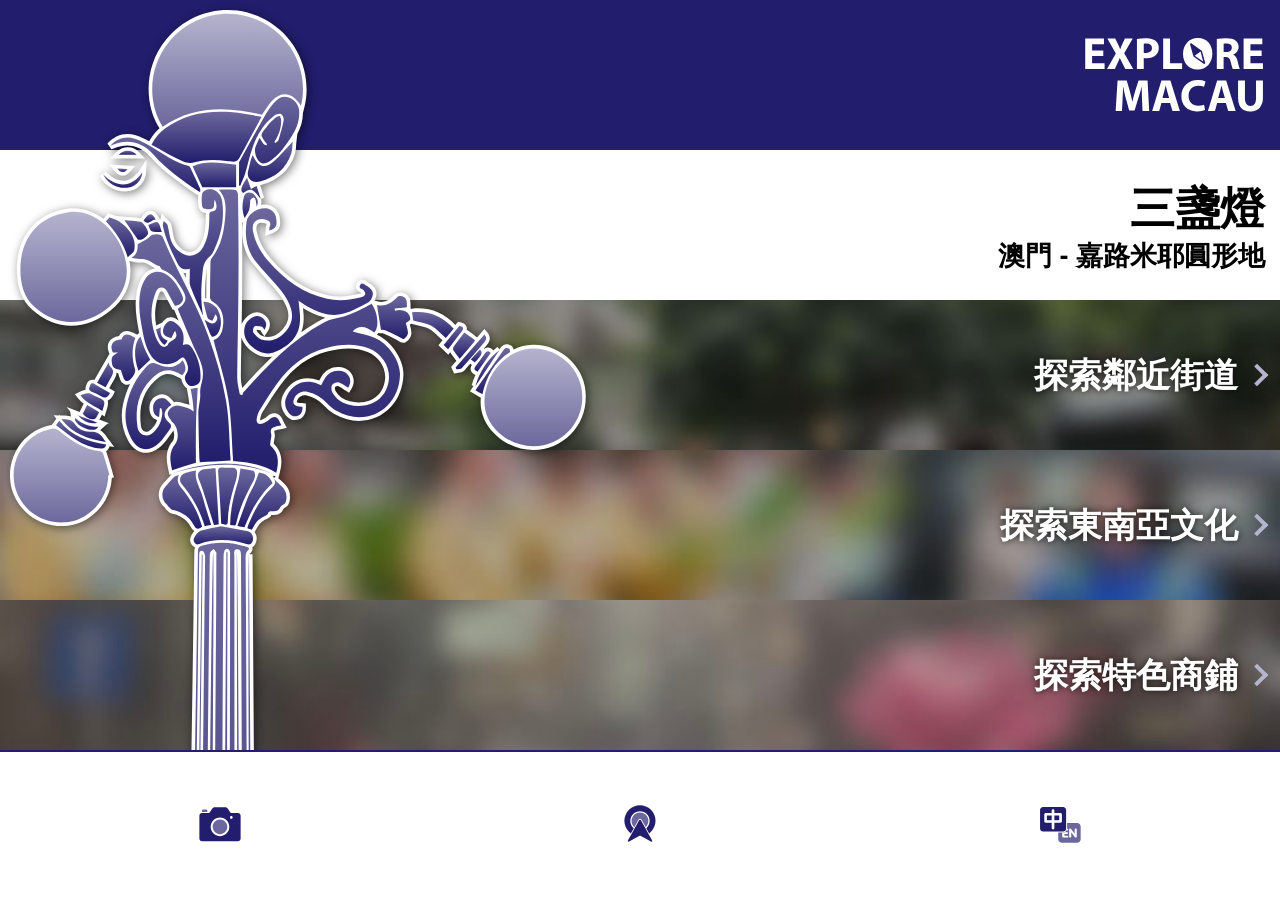
<file: carlosDaMaia/index.html>
<!DOCTYPE html>
<html lang="en" >
<head>
  <meta charset="UTF-8">
  <title>三盞燈 - Explore Macau</title>
  <meta name="viewport" content="width=device-width, initial-scale=1">
  <link rel="stylesheet" href="./css/home.css">
</head>
<body id="home">
   <div id="app">
      <svg id="lamp" viewBox="0 0 314.65 1290.31">
         <defs>
            <linearGradient id="norm-grad" x1="0%" y1="0%" x2="0%" y2="100%">
               <stop offset="0%" style="stop-color:#6C689D;stop-opacity:1" />
               <stop offset="100%" style="stop-color:#221D6C;stop-opacity:1" />
            </linearGradient>
            <linearGradient id="light-grad" x1="0%" y1="0%" x2="0%" y2="100%">
               <stop offset="0%" style="stop-color:#B5B4CE;stop-opacity:1" />
               <stop offset="100%" style="stop-color:#6C689D;stop-opacity:1" />
            </linearGradient>
         </defs>
         <g>
            <g>
               <path class="white" d="M306.49,191.59c-5.44-5.51-12.86-8.67-20.37-8.67c-0.25,0-0.5,0-0.75,0.01c-3.6,0.1-7.08,1.02-10.3,2.57
                  c-0.12-0.66-0.4-1.42-1.05-1.91c-0.84-0.64-1.76-0.97-2.67-0.97c-1.31,0-2.5,0.68-3.37,1.92c-0.17,0.24-0.34,0.48-0.51,0.73
                  l-1.23-1.16c-0.78,0.58-1.51,1.19-2.23,1.83c-0.89-1.01-1.86-1.53-2.91-1.53c-0.85,0-1.54,0.34-2.07,0.75
                  c-0.06-0.1-0.11-0.2-0.18-0.3c0.59-0.68,1.18-1.37,1.77-2.05c2.48-2.86,1.39-5.29,0.05-6.83l-1.51-1.73l-4.05,4.63
                  c-0.02-0.02-0.05-0.05-0.07-0.07c-0.27-0.27-0.53-0.53-0.87-0.78c-1.12-0.81-2.24-1.61-3.46-2.48l-1.26-0.9
                  c0.1-0.49,0.12-1.02-0.06-1.57c-0.57-1.76-2.52-2.28-3.35-2.5l-1.24-0.33l-1.54,1.86c-5.56-6.06-12.45-9.14-20.47-9.14
                  c-1.09,0-2.22,0.06-3.35,0.17l-0.57,0.06l-0.05-0.91c-0.02-0.3-0.02-0.62-0.02-0.95c-0.01-0.93-0.02-1.98-0.25-3.06
                  c-0.5-2.29-2.76-4.02-5.25-4.02c-1.35,0-2.58,0.52-3.44,1.46c-2.33,2.52-4.62,3.74-7.02,3.74c-0.61,0-1.24-0.08-1.87-0.24
                  l-1.84-0.46c0.45-0.86,0.72-1.7,0.86-2.21c1.15-4.3-2.13-6.35-4.1-7.58l-0.52-0.33l-0.28-0.19c-0.65-0.44-1.53-1.03-2.66-1.03
                  c-0.65,0-1.89,0.22-2.82,1.71c-0.58,0.92-0.76,1.81-0.55,2.67c0.32,1.3,1.4,1.92,2.11,2.33c0.14,0.08,0.29,0.16,0.42,0.25
                  c0.09,0.06,0.21,0.21,0.31,0.36c-0.02,0.02-0.05,0.03-0.06,0.04c-4.13,1.14-7.91,1.69-11.53,1.69c-2.33,0-4.6-0.24-6.77-0.71
                  c-11.31-2.46-21.31-8.83-30.58-19.47c-4.42-5.08-7.11-10.22-8.22-15.72c-0.3-1.48-0.13-2.71,0.48-3.46
                  c0.6-0.73,1.55-0.89,2.25-0.89c0.55,0,1.16,0.09,1.8,0.28c0.59,0.17,0.85,0.33,0.94,0.4c-0.01,0.08-0.04,0.26-0.16,0.56
                  c-0.3,0.72-0.33,1.4-0.36,2.06c-0.01,0.24-0.02,0.5-0.05,0.77l-0.33,3.14l2.98-1.05c1.72-0.6,5.29-1.86,5.32-5.91
                  c0.01-1.88,0.05-6.89-4.58-9.27c-1.16-0.59-2.48-0.9-3.94-0.9c-0.63,0-1.29,0.06-1.95,0.18c0.25-1.13,0.26-2.12-0.01-3.1
                  l1.69-0.92l-2.14-6.73c0.14-0.03,0.28-0.05,0.41-0.08c9.52-2.58,15.74-8.24,18.49-16.82c0.48-1.5,0.58-3,0.69-4.59
                  c0.05-0.68,0.09-1.38,0.17-2.1l0.51-4.42c2.03-3.77,3.03-7.51,3.04-11.34l0.89-3.55c3.99-15.85-2.23-37.34-21.82-47.78
                  C132.88,1.74,125.93,0,118.98,0c-12.86,0-25.06,5.78-33.46,15.86c-13.07,15.67-11.74,36.75-3.85,48.77
                  c-2.14,1.92-3.98,4.24-5.64,7.12c-2.28-1.28-4.72-2.48-7.31-3.31c-1.52-0.48-3.04-0.73-4.52-0.73c-4.01,0-7.7,1.73-10.98,5.15
                  l2.17,3.25l1.56-0.61c2.44-0.97,4.83-1.46,7.11-1.46c4.85,0,9.22,2.2,13,6.54c3.54,4.07,7.65,7.54,11.57,10.69
                  c3.06,2.46,6.34,4.71,9.5,6.88c1.31,0.9,2.62,1.8,3.91,2.71c0.24,0.17,0.51,0.26,0.8,0.33c-0.18,1.65-0.16,3.49,0.06,5.63
                  c0.18,1.7,1.06,3.71,4.11,4.01c-0.14,0.64-0.13,1.25-0.13,1.7c0.04,5.25-0.29,10.8-2.95,15.75c-1.34,2.49-3.4,3.91-5.66,3.91
                  c-1.23,0-2.47-0.41-3.69-1.21c-1.93-1.28-3.63-3.18-4.43-4.97c-0.69-1.53-1.01-3.31-1.34-5.2c-0.23-1.26-0.46-2.57-0.82-3.86
                  c-0.33-1.18-1.21-1.94-1.91-2.55c-0.21-0.18-0.41-0.35-0.59-0.54l-2.6-2.77l-0.77,3.53c-0.05-0.05-0.11-0.09-0.17-0.13l-0.63-1.08
                  c-1.08-1.86-2.47-3.76-4.64-3.76c-1.98,0-3.51,1.59-5.16,4c-2.01-0.28-4.01-0.42-6.11-0.57c-0.89-0.06-1.8-0.13-2.73-0.2
                  l-4.21-0.35l0.11,0.16c-1.2-0.54-2.46-0.98-3.8-1.31l-1.18-0.29l-2.55,2.9c-4.87-3.7-10.53-5.73-16.15-5.73
                  c-1.02,0-2.05,0.07-3.06,0.19c-17.33,2.22-28.11,14.94-28.13,33.2c-0.06,9.78,2.75,17.07,8.6,22.28
                  c6.29,5.6,13.62,8.56,21.18,8.57c0,0,0,0,0,0c7.57,0,15.1-2.96,21.77-8.57c8.07-6.79,11.62-15.51,10.27-25.23
                  c-0.07-0.51-0.16-1.01-0.25-1.52l0.55,0.13c1.98,0.48,3.52,0.7,4.99,0.7c0.32,0,0.64-0.01,0.96-0.03
                  c0.12-0.01,0.24-0.01,0.36-0.01c1.78,0,3.29,0.91,5.05,1.97c0.66,0.4,1.36,0.79,2.07,1.16c-2.78,0.4-5.24,1.98-6.88,4.48
                  c-1.81,2.75-2.67,5.76-3.08,7.79c-1.54,7.73-0.15,15.29,1.19,22.6l0.03,0.17c0.01,0.08,0.03,0.16,0.05,0.24l-0.57,0.48
                  c-0.2,0.17-0.38,0.36-0.56,0.55c-2.46-1.46-4.15-2.08-5.64-2.08c-2.33,0-3.6,1.54-4.27,2.75c-2.43,0.34-4.29,1.4-5.29,3.06
                  c-0.78,1.29-1.39,3.5,0.09,6.69l-8.26,14.29c-0.34-0.11-0.7-0.19-1.08-0.19c-0.79,0-2.25,0.31-3.06,2.37l-0.12,0.29
                  c-0.32,0.78-0.72,1.81-0.53,2.92c-1.34,0.22-2.58,0.77-3.66,1.32l-2.14,1.09l1.46,1.91c1,1.3,2.1,2.37,3.27,3.3l-2.18,4.48
                  l-7.08-2.71l1.91,2.37l0.43,2.81c-1.39-0.47-2.86-0.5-4.3-0.52l-0.88-0.02l-0.91-0.03l-0.32-0.42l-0.29,0.4l-2.74-0.08l1.45,1.84
                  l-2.52,3.45c-0.08,0.01-0.16,0.01-0.23,0.02C8,229.35-1.78,243.21,0.27,258.28c1.56,11.47,11.9,23.66,27.98,23.66
                  c0.71,0,1.44-0.02,2.16-0.07c13.41-0.89,24.42-12.51,25.19-26.26l1.19-0.35c0,0-1.11-3.82-1.39-4.77
                  c-0.81-2.8-1.64-5.69-2.56-8.53c-0.09-0.29-0.25-0.6-0.44-0.9c1.28-0.71,1.78-1.96,2-2.76l2.55,0.42l-2.03-2.7l0.06-0.26
                  l-0.28-0.05l-0.73-0.98c-0.23-0.3-0.43-0.56-0.61-0.79c-0.3-0.38-0.52-0.66-0.67-0.92c-0.95-1.56-2.05-2.71-3.36-3.47
                  c0.11-0.13,0.23-0.26,0.35-0.36l3.52-3.17l0.91-0.25l-5.33-2.04c0.38-0.54,0.68-1.13,0.97-1.7c0.16-0.32,0.31-0.61,0.47-0.88
                  l1.45,0.86l0.76-2.41c0.96-3.03,1.42-4.84,0.94-6.23c1.23-0.47,2.27-1.55,3.09-3.25l0.82-1.68l-3.07-1.77l1.83-3.3
                  c0.17-0.3,0.34-0.6,0.52-0.9c0.66-1.11,1.55-2.61,1.72-4.27c0.25,0.07,0.49,0.13,0.75,0.19c0.02,0.07,0.04,0.14,0.07,0.22
                  c0.36,1.18,0.73,2.4,1.27,3.58c0.55,1.2,2.09,2.49,3.6,2.49l0.04,0c0.54-0.01,1.05-0.16,1.54-0.38
                  c-1.65,3.38-2.93,7.03-3.79,10.96c-1.49,6.75-0.59,13.51,2.59,19.57c2.39,4.55,5.93,7.06,9.97,7.06c0,0,0,0,0,0
                  c2.99,0,5.99-1.42,8.67-4.1c1.6-1.6,2.91-3.43,4.18-5.2c0.55-0.76,1.09-1.52,1.66-2.26c0.17-0.22,0.3-0.44,0.44-0.66
                  c0.63,2.17,0.55,4.73-0.46,5.97c-4.52,5.54-3.2,11.44-2.14,16.18l0.47,2.12l1.27-0.39c-0.11,0.09-0.23,0.18-0.34,0.29
                  c-1.36,1.38-2.63,2.85-3.85,4.27l-0.88,1.02c-1.54,1.77-2.27,4.07-2.06,6.47c0.2,2.39,1.36,4.62,3.15,6.09
                  c0.05,0.05,0.17,0.23,0.25,0.36c0.21,0.33,0.48,0.74,0.89,1.11c0.1,0.1,0.21,0.2,0.32,0.3c0.67,0.65,1.59,1.55,2.87,1.72
                  c1.6,0.21,2.9,0.77,4.46,1.61c2.48,1.33,4.22,3.09,5.48,5.53c0.56,1.08,1.22,1.86,1.97,2.35c-0.88,1.03-1.53,2.2-1.92,3.03
                  c-0.61,1.29-0.48,2.85,0.35,4.17c0.49,0.78,1.17,1.37,1.92,1.73c-0.25,0.71-0.32,1.45-0.33,2.14c-0.27,23.5-0.62,47.27-0.96,69.46
                  c-0.25,16.62-0.51,33.24-0.78,49.85c-0.41,26.03-0.82,52.06-1.2,78.09c-0.29,19.76-0.55,39.52-0.81,59.28
                  c-0.23,17.89-0.47,35.78-0.72,53.67c-0.44,31-0.91,62-1.37,93c-0.27,17.9-0.54,35.79-0.8,53.69c-0.01,0.64,0.03,1.26,0.07,1.81
                  c0.02,0.22,0.03,0.44,0.04,0.65l0.06,1.11c-2.39,1.53-3.65,4.38-5.6,9.94c-2.55,7.25-2.38,13.79,0.55,19.97
                  c0.24,0.52,0.58,1.1,1.06,1.62c-0.33,0.26-0.63,0.56-0.91,0.89c-1.2,1.43-1.77,3.37-1.54,5.31c0.32,2.76,1.77,4.99,3.75,6.06
                  c-0.86,1.05-1.38,2.58-1.81,4.85l-0.06,0.32c-0.98,0.39-1.83,1.03-2.44,1.9c-0.87,1.23-1.19,2.77-0.91,4.31
                  c0.35,1.92,1.21,3.33,2.47,4.16v8.84c-0.9,0.39-1.75,0.92-2.43,1.54c-1.46,1.35-1.58,3.95-1.3,5.37c0.23,1.18,0.86,2.08,1.78,2.66
                  l-5.67,62c-0.59,0.32-1.12,0.73-1.56,1.24c-0.91,1.06-1.34,2.43-1.2,3.84c0.21,2.06,1.03,3.25,2.01,3.92v10.76
                  c-0.25,0.12-0.48,0.24-0.71,0.36c-0.31,0.16-0.61,0.32-0.92,0.45l-1.9,0.79l0.58,1.28l-2.56,0.16c0,0,3.55,5.06,4.27,6.1
                  c2.2,3.15,4.27,6.12,6.43,9.05c0.12,0.16,0.26,0.31,0.4,0.45c-0.09,0.06-0.18,0.11-0.27,0.17c-0.27,0.17-0.54,0.34-0.81,0.47
                  l-2.53,1.23l2,1.99c0.25,0.25,0.5,0.51,0.75,0.76c0.32,0.33,0.64,0.66,0.98,0.98l0.02,0.4l-7.95,9.96l0.98,1.22
                  c-2.18,1.37-4.51,2.99-6.33,5.47l-1.2,1.64c-0.03,0.01-0.05,0.02-0.08,0.03c-0.33,0.12-0.66,0.25-0.99,0.35l-1.94,0.57l0.48,1.57
                  c-1.16,0.03-1.94,0.05-1.94,0.05l1.26,2.76c1.67,3.65,1.41,7.31,1.13,11.18c-0.16,2.25-0.33,4.57-0.11,6.93l0.03,0.36
                  c-0.18,0.1-0.37,0.21-0.55,0.29l-3.56,1.57l3.35,1.98c0.11,0.07,0.22,0.14,0.33,0.22c-0.08,0.08-0.16,0.16-0.22,0.25
                  c-0.62,0.88-0.7,2.01-0.23,3.36l0.68,1.95v5.22l-0.18,0.09l-1.73,3.69l0.19,0.03l-0.46,4.42l1.09,0.19v42.61h-0.95l0.03,2.1
                  l-0.33,0l-0.06,5.1l0.39,0.01c-0.09,0.88,0.21,1.69,0.33,2.02l0.5,1.32c-0.42,1.26-0.49,2.45-0.19,3.6l-4.34-2.22l3.45,5.91
                  c0.18,0.3,0.31,0.56,0.41,0.77c0.11,0.21,0.25,0.49,0.45,0.76l-0.43-0.01l-1.1,4.25l1.3,0.41l-1.01,12.74l0.66,0.19l-1.91,13.76
                  l1.6,0.21c-0.14-0.01-0.28-0.01-0.42-0.02l-0.61,2.29c-0.26,0.06-0.52,0.13-0.77,0.21c-3.99,1.28-7.74,3.25-11.37,5.15
                  c-1.48,0.77-3,1.58-4.5,2.31l-1.3,0.63l0.13,0.98c-0.25-0.02-2.64-0.24-2.64-0.24l-0.26,1.89c-0.17,1.24,0.06,2.26,0.7,3.02
                  c0.42,0.51,0.93,0.8,1.44,0.98v6.47l0.59,0.05l-0.03,0.57c-0.04,0.6-0.06,1.05-0.07,1.51l-0.29,27.6
                  c-0.44,41.62-0.87,83.24-1.29,124.87c-0.09,9,0.62,9.9,9.51,12.13c11.26,2.83,22.83,3.57,32.8,4.04
                  c7.2,0.34,14.44,0.51,21.51,0.51c0,0,0,0,0,0c17.24,0,34.37-1.03,50.89-3.06c4.62-0.57,9.22-1.61,13.66-2.61
                  c2.06-0.47,4.19-0.95,6.28-1.37c3.13-0.63,4.61-2.64,4.27-5.8c-0.17-1.63-0.16-3.28-0.15-5.03c0-0.67,0.01-1.35,0-2.02
                  l-0.25-26.71c-0.31-33.25-0.61-66.51-0.9-99.76c-0.05-5.72-0.04-11.32-0.02-17.25c0.01-2.61,0.01-5.23,0.01-7.88l0.77-0.1
                  l-0.42-6.5c0.18-0.04,0.37-0.08,0.55-0.12l2.25-0.44l-0.55-1.62l2.69-0.21l-5.29-3.22c-5.38-3.28-10.85-6.03-16.05-8.56l0.28-0.13
                  l-1.35-3.84l-0.83,0.07l-0.14-1.55l-1.92,0.08l-0.91-8.07l1.2,1.24v-18.71l0.85-0.39l-1.28-2.63l0.76-0.04l-2.01-6.44l0.35-0.4
                  l-0.48-0.56l2.68-8.41l-1.72,0.08l0.2-3.9h-1.16l-0.94-43.5l2.6-0.7l-3.67-3.13c0.21-0.15,0.4-0.32,0.57-0.55
                  c0.92-1.21,0.54-2.56-0.03-4.6c-0.13-0.47-0.38-0.79-0.5-0.93l-0.28-0.41l0.18,0.09l0.55-2.61c0.04-0.17,0.06-0.37,0.09-0.59
                  c0.03-0.2,0.07-0.54,0.12-0.65c0.27-0.55,1.1-2.19,0.22-3.68c0.01,0,0.02-0.01,0.03-0.01l1.5-0.55l-0.55-4.25l-1.41-0.28
                  c-0.12-0.02-0.25-0.06-0.37-0.09c0-1.11,0.01-2.2,0.01-3.28c0.01-2.54,0.03-4.94-0.04-7.39c-0.01-0.32-0.02-0.64-0.04-0.96
                  c-0.11-2.57-0.09-4.09,1.52-5.39l1.94-1.57l3.4,0.14l-1.94-1.32l0.58-0.47l-1.4-0.09l-2.01-1.37h0.93l-17.1-14.57
                  c-0.89-1.18-1.95-2.14-2.92-3.01c-0.35-0.32-0.7-0.64-1.05-0.96c2.24-0.38,3.7-2.03,3.82-4.42c0.06-1.24-0.9-2.23-1.98-2.88
                  c2.39-3.29,4.71-6.61,7.17-10.12l4.11-5.85l-3.5-0.27c-0.01,0-0.02,0-0.03,0l0.42-1.98l-1.88-0.47c-0.24-0.06-0.47-0.13-0.71-0.2
                  v-10.58c0.21-0.14,0.41-0.29,0.59-0.48c0.88-0.91,1.29-2.18,1.24-3.9c-0.06-2.14-1.05-3.72-2.71-4.56l-0.54-6.26
                  c-0.34-3.92-0.67-7.79-1.02-11.65c-0.4-4.42-0.81-8.85-1.22-13.28c-0.87-9.42-1.77-19.16-2.6-28.74c-0.07-0.8-0.25-1.47-0.53-2.04
                  c0.53-0.31,1.11-0.77,1.47-1.49c0.53-1.07,1.62-3.73,0.26-5.33c-0.54-0.64-1.73-1.87-3.24-2.63v-0.55c0-0.6-0.01-1.21-0.02-1.81
                  c-0.02-1.38-0.03-2.69,0.04-4c0.05-0.84-0.06-1.76-0.52-2.54c0.45-0.26,0.87-0.58,1.24-0.96c1.18-1.21,1.8-2.91,1.75-4.77
                  l-0.01-0.23l-0.06-0.22c-0.17-0.63-0.39-1.19-0.67-1.7l0.5,0.05l-3.13-3.75c-0.44-0.52-0.69-1.21-0.96-1.94
                  c-0.24-0.65-0.55-1.45-1.06-2.17c2.06-1.11,3.5-3.35,3.77-6.2c0.18-1.86-0.36-3.63-1.52-4.97c-0.27-0.32-0.58-0.6-0.91-0.86
                  c0.87-0.91,1.33-2.3,1.9-4.01c3.78-11.34-1.15-20.95-5.18-27.2c-0.19-0.29-0.43-0.55-0.7-0.76v-8.53l-0.46-0.1l-2.99-450.1
                  l-1.66-0.07c0.03-0.1,0.05-0.16,0.06-0.18c0.47-0.41,1.9-1.64,1.56-3.32c-0.02-0.11-0.06-0.2-0.1-0.3
                  c0.28-0.15,0.55-0.33,0.79-0.58c1.48-1.51,1.98-3.83,1.32-6.05c-0.19-0.64-0.47-1.22-0.82-1.73l0.08-0.13
                  c0.39-0.61,0.74-1.22,1.09-1.82c0.69-1.2,1.28-2.23,2.03-2.96c0.78-0.76,1.87-1.35,3.03-1.98c0.58-0.31,1.15-0.63,1.67-0.95
                  c0.76-0.41,1.04-0.99,1.14-1.42c0.04,0,0.08,0,0.14,0c0.16,0,0.32,0.01,0.49,0.01c0.19,0.01,0.37,0.01,0.55,0.02
                  c0,0,0.12,0,0.12,0c1,0,4-0.01,5.34-3.26c0.05-0.09,0.29-0.34,0.63-0.51c2.6-1.32,2.82-3.63,2.97-5.32
                  c0.46-4.97-2.61-7.66-5.08-9.83c-0.43-0.38-0.85-0.75-1.25-1.12l0.67-2.57c1.39-5.29,2.07-11.34-3.19-16.3
                  c0.02-0.16,0.04-0.34,0.05-0.48c0.03-0.21,0.05-0.4,0.06-0.58c0.03-0.36,0.12-0.78,0.2-1.21c0.21-1.03,0.44-2.19,0.17-3.41
                  c-0.18-0.8-0.21-1.17-0.21-1.33c0.13-0.07,0.41-0.21,1.02-0.39c0.47-0.14,1-0.25,1.73-0.4c0.43-0.09,0.92-0.19,1.51-0.32
                  l2.61-0.58l-1.29-2.34c-0.25-0.45-0.46-0.93-0.67-1.39c-0.54-1.2-1.1-2.44-2.22-3.28c-0.78-0.59-1.69-0.9-2.63-0.9
                  c-1.35,0-2.75,0.63-4.15,1.87c-0.78,0.69-1.85,1.31-3.01,1.74c-0.27,0.1-0.46,0.13-0.63,0.14c-0.01-0.11-0.02-0.3,0.04-0.58
                  c0.34-1.73,0.79-3.03,1.39-3.99l0.73-1.17c2.77-4.45,5.63-9.05,8.76-13.29c7.34-9.94,15.75-16,25.72-18.51
                  c4.47-1.13,8.17-1.65,11.64-1.65c3.75,0,7.16,0.63,10.43,1.92c6.6,2.62,10.57,9.27,9.43,15.83c-1.89,10.86-11.43,11.71-14.3,11.71
                  c-1.62,0-3.24-0.21-4.82-0.62c-3.61-0.93-6.23-2.82-7.79-5.62c-0.37-0.66-0.44-1.84-0.32-2.12c0.2-0.24,1.03-0.63,1.57-0.63
                  c0.9,0.23,1.87,0.91,2.88,1.62c0.52,0.36,1.04,0.73,1.58,1.06l1.63,1.01l1.07-1.59c1.7-2.51,1.99-5.5,0.78-7.98
                  c-1.25-2.55-3.91-4.21-7.14-4.43c-0.28-0.02-0.55-0.03-0.82-0.03c-3.72,0-6.8,1.81-8.93,5.23c-0.44,0.71-0.82,1.44-1.19,2.16
                  c-0.11-0.04-0.22-0.09-0.33-0.13c-2.06-0.78-4.12-1.18-6.1-1.18c-5.56,0-10.19,3.02-13.04,8.5c-2.02,3.88-1.74,7.79,0.8,11.28
                  c1.87,2.57,3.94,3.11,5.35,3.11c0.71,0,1.43-0.13,2.14-0.4c2.68-1,3.99-3.32,3.88-6.91l-0.05-1.8l-2.44-0.18
                  c-0.39-0.03-0.75-0.05-1.11-0.09c-0.95-0.1-1.33-0.33-1.38-0.4c-0.03-0.09-0.03-0.52,0.38-1.34c0.76-1.53,2.23-2.45,3.95-2.45
                  c0.38,0,0.78,0.04,1.17,0.13c3.51,0.79,6.51,2.55,9.17,5.36c1.93,2.04,3.76,3.56,5.58,4.63c4.34,2.55,9.09,3.9,13.73,3.9
                  c13.53,0,23.96-10.88,24.26-25.3c0.17-8.19-6.53-18.11-14.5-21.69c0.27-0.28,0.5-0.61,0.72-0.96l1.21,0.12
                  c0.18,0.02,0.42,0.02,0.68,0.02c0.29,0,0.79,0,0.98,0.09c1.68,0.72,3.36,1.56,5,2.36c0.72,0.36,1.45,0.72,2.18,1.07
                  c0.26,0.13,0.56,0.31,0.85,0.49c0.94,0.57,1.83,1.11,2.83,1.11h0c0.45,0,0.86-0.11,1.23-0.32c1.55-0.88,3.16-2.96,3.18-4.92
                  c0.01-1.67-0.45-3.24-0.86-4.62c0-0.01-0.01-0.02-0.01-0.03c0.24-0.15,0.49-0.32,0.72-0.5l0.52,0.14c1.15,0.31,2.28,0.56,3.37,0.8
                  c2.24,0.49,4.35,0.95,6.04,1.88c1.81,1,3.41,2.57,5.11,4.23c0.68,0.66,1.38,1.34,2.11,2l-2.24,2.71l5.38,5.17l1-1.31
                  c0.77,1.2,1.62,2.3,2.53,3.46c0.3,0.38,0.61,0.78,0.92,1.18l-2.92,3.35l1.69,3.64l1.57-0.36c0.25-0.06,0.52-0.08,0.8-0.11
                  c1.02-0.11,2.3-0.25,3.2-1.24c1.09-1.2,2.16-2.43,3.23-3.65l0.87,0.62c-0.45,0.7-0.9,1.75-0.6,2.92c0.39,1.5,1.76,2.21,2.52,2.53
                  c-0.77,1.77-1.47,3.62-2.06,5.6l1.08,0.51l-2.01,2.88l5.94,3.47c-0.07,0.87-0.11,1.74-0.11,2.62c0.06,13.8,13.53,25.9,28.83,25.9
                  h0.06c7.67-0.01,14.85-3.01,20.24-8.44c5.38-5.43,8.34-12.66,8.32-20.32C314.75,204.11,311.85,197.02,306.49,191.59z
                  M140.23,147.31c1.11,1.23,2.22,2.47,3.31,3.71c3.19,3.62,6.42,7.56,7.97,12.45c1.31,4.17,0.38,7.77-2.92,11.35
                  c-2.31,2.49-4.85,3.75-7.57,3.75c-1.03,0-2.1-0.18-3.2-0.53c-0.92-0.3-2.06-1.31-3.07-2.74c0-0.18,0.04-0.45,0.09-0.69
                  c0.01,0,0.02,0,0.03,0c0.54,0,1.2,0.13,1.86,0.28c0.02,0.04,0.04,0.08,0.07,0.12c0.16,0.29,0.33,0.59,0.51,0.85l1.63,2.32
                  l1.64-2.32c1.96-2.78,1.85-5.84-0.3-8.19c-1.14-1.24-3.2-2.5-5.23-2.5c-3.62,0-7.3,3.36-8.49,6.55l0.03-2.11
                  c0.14-10.59,0.28-21.53,0.29-32.31c0-7.12-0.05-14.19-0.13-21.74l0.36,0.95c-1.01,8.96,0.86,16.25,5.7,22.25
                  C135.19,141.7,137.75,144.55,140.23,147.31z M144.35,254.43l0.74,0.46l-0.87,0.72c-0.15-0.25-0.3-0.5-0.46-0.73l0.28-0.64
                  C144.15,254.31,144.25,254.37,144.35,254.43z M79.46,163.05c0.32-2.91,1.04-5.76,2.08-8.25c0.31-0.74,0.75-1.17,1.2-1.17
                  c0.48,0,1.02,0.46,1.4,1.19c0.93,1.8,1.91,3.6,2.86,5.34c0.42,0.78,1.91,3.52,1.91,3.52l0.68-0.07l0.98,2.37
                  c0.52,1.27,1.06,2.55,1.59,3.83c-1.18-0.93-2.58-1.9-4.31-1.9c-1.13,0-2.22,0.42-3.24,1.24c-0.54,0.44-1.03,0.99-1.45,1.6
                  l-3.31,1.56C79.25,169.24,79.12,166.14,79.46,163.05z M107.31,142.45c0.03-0.32,0.08-0.63,0.13-0.93
                  c-0.11,5.83-0.17,10.82-0.18,15.43c0,0.18,0.02,0.37,0.05,0.56c-0.26-0.04-0.53-0.06-0.79-0.07
                  C106.36,152.21,106.8,147.22,107.31,142.45z M96.21,144.52c0.02,0.58-0.01,1.21-0.04,1.86c0,0.02,0,0.05,0,0.07
                  c-0.5-0.99-0.99-1.98-1.49-2.98c0.49,0.11,0.99,0.18,1.52,0.18C96.2,143.95,96.2,144.24,96.21,144.52z M80.74,210.41
                  c-3.1,1.21-4.72,3.86-4.56,7.47c0.14,3.13,1.51,5.17,4.19,6.25c-0.66,1.85-1.68,3.45-3.07,4.76c-1.13,1.06-2,1.54-2.83,1.54
                  c-0.26,0-0.52-0.04-0.8-0.14c-0.78-0.26-1.85-0.86-2.14-3.13c-1.32-10.25,1.04-18.18,7.23-24.26c2.94-2.89,5.18-4.12,7.5-4.12
                  c1.83,0,3.96,0.78,6.71,2.44l0.63,0.39c0.21,1.71,1.16,3.06,1.59,3.67c0.41,0.58,0.88,1.03,1.41,1.37l0.1,0.6
                  c0.12,0.68,0.24,1.34,0.35,1.98c0.25,1.39,0.49,2.7,0.66,4c0.11,0.8,0.19,1.61,0.27,2.48c-0.3-0.1-0.6-0.2-0.9-0.3
                  c-1.72-0.58-3.51-1.17-5.42-1.32c-0.13-0.01-0.27-0.02-0.4-0.02c-0.52,0-1.07,0.09-1.62,0.25l-0.17-0.21
                  c-1.64-1.96-3.51-4.18-6.42-4.18C82.32,209.95,81.53,210.11,80.74,210.41z M126.9,206.55c-0.4-1.93-0.77-3.76-0.78-5.54
                  c-0.02-5.85,0.1-11.82,0.23-17.59c0.03-1.48,0.05-2.96,0.08-4.45c0.67,2.19,1.99,4.22,3.97,6.03c3.27,2.99,6.83,4.57,10.3,4.57
                  c0.88,0,1.76-0.11,2.62-0.31C137.33,194.97,131.9,200.9,126.9,206.55z M159.13,176.1c1.13-3.02,1.53-6.48,1.2-10.45
                  c-0.08-0.97-0.18-1.93-0.28-2.91c1.02,0.66,2.03,1.28,3.1,1.85c3.27,1.72,6.31,2.88,9.19,3.49c-0.61,0.26-1.22,0.55-1.8,0.86
                  C166.55,171.09,162.75,173.51,159.13,176.1z"/>
               <path class="white" d="M62.64,99.14C62.64,99.14,62.64,99.14,62.64,99.14c1.08,0,2.16-0.12,3.21-0.35
                  c4.68-1.05,8.24-5.27,8.46-10.05l0.32-6.93l-3.96,5.7c-2.66,3.84-5.66,5.78-8.91,5.78c-3,0-6.18-1.64-9.45-4.87l-3.2,2.31
                  C51.71,95.92,56.89,99.14,62.64,99.14z"/>
               <path class="white" d="M70.67,77.8c-1.67-1.84-3.91-2.85-6.31-2.85c-2.38,0-4.67,0.99-6.42,2.8l-3.31,3.4h19.08L70.67,77.8z"/>
               <path class="white" d="M57,87.88c1.45,1.8,2.93,2.68,4.53,2.68c0,0,0,0,0,0c1.48,0,2.86-0.75,4.2-2.3l2.68-3.08l-14.23-0.81
                  L57,87.88z"/>
            </g>
            <path d="M183.05,1274.42c-0.39-42.16-0.78-84.31-1.14-126.47c-0.07-8.4-0.01-16.8-0.01-25.44c-44.42,5.79-88.15,4.14-131.92,0.18
               c-0.06,1.16-0.12,1.82-0.13,2.48c-0.53,50.82-1.07,101.64-1.57,152.46c-0.08,8.13-0.02,8.16,7.99,10.18
               c10.63,2.67,21.51,3.46,32.4,3.98c24.09,1.14,48.13,0.41,72.07-2.54c6.65-0.82,13.19-2.62,19.78-3.96
               c2.01-0.41,2.91-1.43,2.68-3.64C182.95,1279.27,183.07,1276.84,183.05,1274.42z"/>
            <path d="M131.11,744.33c-0.19-30.91-0.39-61.82-0.56-92.72c-0.34-60.9-0.69-121.8-1-182.7c-0.24-48.15-0.43-96.31-0.66-144.46
               c-0.04-8.5-0.19-17-0.19-25.49c0-1.16,0.2-2.74,0.94-3.39c1.5-1.3,1.02-1.84-0.39-2.31c-8.11-2.68-16.27-3.19-24.51-0.53
               c-1.63,0.52-2.06,1.36-2.08,3.04c-0.27,23.16-0.61,46.31-0.96,69.47c-0.65,42.65-1.35,85.29-1.98,127.94
               c-0.55,37.65-0.99,75.3-1.53,112.95c-0.7,48.9-1.45,97.79-2.17,146.69c-0.01,0.8,0.08,1.61,0.11,2.32c12.74,0,25.25,0,37.87,0
               c0-1.88,0-3.77,0-5.99C131.3,748.56,131.12,746.5,131.11,744.33z M101.68,743.81c-0.01,1.15-0.16,2.36-0.59,3.4
               c-0.24,0.59-1.19,1.22-1.8,1.2c-0.47-0.02-1.03-0.96-1.32-1.6c-0.22-0.49-0.09-1.14-0.08-1.72c0.54-44.32,1.09-88.63,1.63-132.95
               c0.36-30.07,0.7-60.14,1.22-105.04c0.47-36.81,1.13-88.46,1.78-140.1c0.29-22.66,0.55-45.31,0.83-67.97c0-0.25,0-0.5,0.03-0.75
               c0.14-1.24-0.29-3.11,1.71-2.82c0.66,0.1,1.49,1.96,1.5,3.02c0.03,6.41-0.19,12.83-0.25,19.24c-0.39,37.78-0.72,75.56-1.15,113.34
               c-0.63,55.61-1.35,111.21-1.97,166.81C102.68,646.52,102.21,695.16,101.68,743.81z M112.73,297.88c-0.03,8.83-0.04,17.66-0.1,26.49
               c-0.3,45.65-0.65,91.31-0.91,136.96c-0.11,19.66-0.02,39.32-0.02,58.98c-0.18,0-0.36,0-0.54,0c-0.49,74.23-0.97,148.46-1.5,222.69
               c-0.01,1.26-0.44,2.6-1,3.75c-0.28,0.56-1.38,1.13-1.98,1.02c-0.62-0.12-1.34-0.98-1.56-1.66c-0.33-1-0.36-2.13-0.35-3.2
               c0.58-62.65,1.17-125.3,1.78-187.94c0.49-50.4,0.99-100.8,1.5-151.2c0.35-34.99,0.71-69.98,1.09-104.96
               c0.01-0.9-0.01-1.9,0.35-2.68c0.32-0.7,1.16-1.17,1.77-1.73c0.49,0.67,1.07,1.29,1.43,2.02
               C112.88,296.8,112.73,297.38,112.73,297.88z M120.2,350.88c-0.16,81.7-0.31,163.4-0.5,245.11c-0.11,48.91-0.29,97.82-0.47,146.74
               c0,1.23-0.06,2.54-0.5,3.65c-0.27,0.68-1.38,1.53-1.99,1.45c-0.78-0.1-1.74-0.94-2.1-1.71c-0.43-0.93-0.41-2.11-0.41-3.18
               c0.26-53.41,0.57-106.82,0.8-160.23c0.09-20.66,0.01-41.33,0.01-61.99c0.33,0,0.67,0,1,0c0-39.58-0.08-79.16,0.02-118.74
               c0.09-34.41,0.38-68.82,0.61-103.24c0.01-1.06,0.07-2.18,0.4-3.17c0.18-0.54,1-1.27,1.47-1.22c0.57,0.05,1.29,0.73,1.55,1.31
               c0.28,0.64,0.12,1.47,0.12,2.22C120.21,315.55,120.23,333.21,120.2,350.88z M127.58,746.33c-0.18,0.65-1.07,1.53-1.64,1.53
               c-0.73,0-1.88-0.63-2.1-1.25c-0.51-1.45-0.77-3.06-0.77-4.61c-0.05-42.24-0.05-84.49-0.06-126.73c0-31.66,0-63.32,0-94.99
               c-0.14,0-0.27,0-0.41,0c0-44.33,0.01-88.65,0-132.98c-0.01-29.58-0.05-59.16-0.04-88.73c0-1.52-0.72-4.02,1.6-4.02
               c2.2,0,2.02,2.45,2.02,4.17c0.15,35.91,0.29,71.82,0.43,107.73c0.17,41.16,0.34,82.32,0.51,123.48
               c0.17,39.83,0.33,79.65,0.5,119.48c0.13,30.99,0.26,61.99,0.36,92.98C128,743.7,127.94,745.07,127.58,746.33z"/>
            <path d="M159.47,1005.9c-29.9,0-59.45,0-89.29,0c0,14.51,0,28.62,0,42.49c30.07,0,60.09,0,90.2,0
               C160.07,1033.88,159.77,1019.83,159.47,1005.9z"/>
            <path d="M199.05,179c-3.84-1.52-7.97-2.3-11.84-3.38c2.62-3.48,7.17-3.39,11.75,0.56c2.85-2.61,2.1-11.09-1.48-15.75
               c-0.47,0.25-0.98,0.51-1.47,0.79c-5.8,3.32-11.82,6.03-18.45,7.3c-2.09,0.4-4.19,1.15-6.06,2.16
               c-17.42,9.43-30.93,23.41-43.85,38.04c-0.41,0.47-0.55,1.17-0.82,1.77c-0.44-0.18-0.87-0.37-1.31-0.55
               c-0.49-2.97-1.39-5.95-1.4-8.92c-0.04-9.25,0.29-18.49,0.41-27.74c0.16-11.99,0.33-23.99,0.34-35.98
               c0.01-12.16-0.15-24.33-0.33-36.49c-0.01-0.89-0.78-2.5-1.29-2.54c-2.97-0.25-5.97-0.12-9.21-0.12c3.68,3.92,3.93,8.5,3.64,13.13
               c-0.55,8.71-1.98,17.18-7.52,24.38c-0.42,0.54-0.63,1.37-0.65,2.06c-0.14,6.41-0.24,12.83-0.25,19.25c0,0.68,0.45,1.66,1,1.98
               c5.73,3.4,6.97,8.59,5.94,14.65c-0.54,3.19-1.99,5.81-5.01,6.62c2.78,10.83,6.3,21.46,8.07,32.38c1.78,11.03,1.81,22.33,2.63,33.75
               c7.94,0.64,16.14,1.79,23.52,6.4c1.47-5.63,1.63-10.64-3.05-14.72c-0.4-0.35-0.14-1.52-0.07-2.3c0.12-1.35,0.69-2.77,0.41-4.01
               c-0.57-2.53-0.32-3.34,2.2-4.08c0.85-0.25,1.73-0.39,3.37-0.76c-0.88-1.6-1.29-3.25-2.35-4.04c-1.37-1.03-2.91-0.31-4.25,0.87
               c-1.03,0.91-2.33,1.63-3.63,2.12c-2.26,0.85-3.71-0.35-3.25-2.71c0.32-1.61,0.8-3.29,1.65-4.66c3.07-4.94,6.12-9.92,9.58-14.59
               c6.84-9.27,15.34-16.36,26.84-19.26c7.82-1.97,15.58-2.71,23.3,0.35c7.49,2.97,11.96,10.57,10.66,18.03
               c-2.06,11.82-12.91,14.93-21.59,12.68c-3.83-0.99-7.08-3.08-9.04-6.58c-0.64-1.14-0.87-3.16-0.26-4.17
               c0.57-0.96,2.64-1.78,3.76-1.5c1.79,0.46,3.33,1.88,5.01,2.92c2.75-4.07,0.49-8.93-4.84-9.29c-3.51-0.24-6.1,1.35-7.91,4.26
               c-0.73,1.18-1.3,2.45-1.95,3.69c-0.75-0.32-1.35-0.61-1.97-0.85c-6.94-2.62-13.22-0.25-16.65,6.37c-1.63,3.14-1.47,6.28,0.64,9.18
               c1.27,1.75,3,2.82,5.18,2.01c2.17-0.81,2.65-2.72,2.58-4.98c-0.68-0.05-1.25-0.08-1.81-0.14c-3.01-0.31-3.92-1.93-2.59-4.61
               c1.34-2.71,4.23-4.08,7.35-3.37c4.01,0.9,7.35,2.93,10.19,5.94c1.52,1.61,3.24,3.17,5.14,4.28c16.27,9.58,34.59-0.79,34.98-19.72
               C213.18,191.66,206.7,182.03,199.05,179z"/>
            <path d="M141.58,836.29c-0.15-1.69-0.68-2.28-2.39-2.32c-11.32-0.27-22.63-0.79-33.95-0.89c-5.45-0.05-10.91,0.64-16.44,1
               c-1.89,20.7-3.75,41.07-5.6,61.32c21.47,0,42.58,0,63.69,0c-0.51-5.81-0.98-11.45-1.49-17.09
               C144.12,864.31,142.79,850.3,141.58,836.29z"/>
            <path class="light" d="M137.66,57.27c1.39-2.06,2.58-4.06,3.99-5.89c5.7-7.4,12.1-7.12,17.29,0.94c4.04-16.04-2.88-35.97-20.83-45.52
               c-17.19-9.15-38.33-4.93-51.07,10.34c-12.14,14.55-11.51,34.75-3.58,46.6C100.42,51.94,118.89,52.67,137.66,57.27z"/>
            <path class="light" d="M13.62,162.43c12.16,10.83,27.58,10.68,40.34-0.05c7.16-6.02,10.91-13.84,9.58-23.42c-1.24-8.92-5.59-16.45-12.28-22.24
               c-5.33-4.62-12.12-7.2-19.18-6.3c-16.57,2.12-26.36,14.09-26.38,31.23C5.64,149.6,7.49,156.97,13.62,162.43z"/>
            <path class="light" d="M285.42,184.93c-13.9,0.38-26.28,13.97-26.22,29.46c0.05,12.76,12.62,23.94,26.88,23.91
               c14.74-0.03,26.59-11.98,26.56-26.79C312.85,196.46,299.76,184.53,285.42,184.93z"/>
            <path class="light" d="M54.31,253.9c-1.11-3.78-2.16-7.58-3.37-11.33c-0.2-0.63-1.04-1.44-1.66-1.51c-8.94-1.03-15.93-5.83-22.62-11.35
               c-0.93-0.77-2.59-1.23-3.76-1.02c-13.56,2.45-22.56,15.19-20.64,29.32c1.57,11.56,12.14,22.91,28.03,21.86
               c12.7-0.84,23.35-12.44,23.36-25.77C53.87,254.03,54.09,253.96,54.31,253.9z"/>
            <path d="M70.23,963.25c2.92,6.37,0.62,12.57,1.2,18.76c29.06,0,58.06,0,87.07,0c0-3.67,0.07-7.15-0.02-10.63
               c-0.08-2.84-0.55-5.72,2.23-7.96C130.41,961.4,100.39,962.5,70.23,963.25z"/>
            <path d="M133.16,757.03c-6.15-0.43-12.3-0.79-18.44-1.16c0,0.18-0.01,0.36-0.01,0.54c-3.41,0-6.83-0.14-10.24,0.03
               c-10.13,0.49-10.58,0.84-13.99,10.52c-2.18,6.19-2.41,12.35,0.47,18.46c0.71,1.5,1.52,2.01,3.26,1.83
               c13.3-1.39,26.61-1.14,39.92-0.16c4.39,0.32,4.46,0.5,5.86-3.69c3.13-9.4,0.09-17.66-4.97-25.48
               C134.7,757.4,133.81,757.08,133.16,757.03z"/>
            <path d="M145.7,1115.75c-0.01-0.18-0.01-0.37-0.02-0.55c12.39-0.96,24.78-1.93,37.17-2.89c-5.69-3.46-11.4-6.3-17.15-9.08
               c-0.48-0.23-1.14-0.16-1.71-0.13c-13.72,0.69-27.43,1.84-41.16,1.98c-15.56,0.16-31.13-0.57-46.69-0.96
               c-3.49-0.09-7.29-1.39-10.38-0.39c-5.43,1.74-10.43,4.83-15.61,7.36c0.04,0.28,0.07,0.56,0.11,0.84
               c15.24,1.14,30.48,2.29,45.71,3.43c-8.13-0.33-16.29-0.05-24.41-0.41c-8.11-0.36-16.19-1.38-24.37-2.12
               c-0.27,2.01,1.09,1.98,2.33,2.05c17.28,0.99,34.56,2.39,51.86,2.88c26.57,0.76,53.12-0.28,79.59-2.97c1.16-0.12,2.3-0.43,3.44-0.66
               c-0.03-0.08-0.06-0.17-0.09-0.25C171.45,1114.5,158.58,1115.12,145.7,1115.75z"/>
            <path d="M108.22,177.79c-6.75-18.59-17.25-35.39-24.71-53.61c-0.89-2.18-5.66-2.06-7.21-0.33c-1.17,1.31-3.03,2.01-4.58,2.98
               c-0.69,0.43-1.98,0.85-1.98,1.28c0,2.9-0.24,5.57-3.44,7.26c1.97,0.48,3.67,0.73,5.34,0.61c4.08-0.28,6.72,2.91,10.2,4.07
               c0.22,0.07,0.25,0.6,0.45,0.86c0.28,0.37,0.58,0.85,0.98,0.98c5.27,1.72,7.96,6.06,10.64,10.4c3.11,5.03,2.61,7.5-2.28,10.98
               c0.84,2.02,1.68,4.08,2.54,6.13c1.9,4.51,3.79,9.03,5.72,13.52c1.69,3.94,3.87,7.73,5.01,11.81c0.76,2.73,0.62,6.01-0.15,8.76
               c-0.57,2.04-0.96,3.9-0.83,5.97c0.07,1.07,0,2.16-0.12,3.22c-0.29,2.47-0.95,4.94-0.93,7.4c0.05,8.08,0.34,16.15,0.55,24.23
               c0.02,0.89,0.16,1.78,0.25,2.72c5.55-0.31,10.89-0.62,16.85-0.96c-0.76-10.93-0.68-21.76-2.46-32.28
               C115.99,201.54,112.5,189.56,108.22,177.79z"/>
            <path d="M162.18,1072.02c-31.09,1.86-61.74,2.28-92.59,0.85c-0.31,3.92-0.6,7.55-0.86,10.84c4.11,1.16,2.8,4.73,3.68,7.28
               c0.53-1.55,0.89-3.1,1.58-4.48c0.35-0.7,1.29-1.53,1.94-1.52c0.62,0.01,1.54,0.95,1.78,1.66c0.73,2.24,1.2,4.56,1.72,6.63
               c0.68-1.78,1.2-3.92,2.3-5.72c0.62-1.02,2.19-2.04,3.31-2.02c0.91,0.02,2.16,1.44,2.61,2.52c0.9,2.15,1.36,4.49,1.99,6.73
               c0.96-2.38,1.7-4.86,2.95-7.04c0.6-1.05,2.21-2.19,3.28-2.12c1.05,0.08,2.47,1.46,2.89,2.59c1.02,2.69,1.54,5.57,2.16,7.95
               c1-2.56,2-5.64,3.43-8.52c0.52-1.04,2.03-2.12,3.13-2.17c0.9-0.04,2.26,1.25,2.72,2.26c1.3,2.89,2.23,5.95,3.37,9.11
               c0.18-0.93,0.24-1.77,0.51-2.54c0.84-2.42,1.4-5.03,2.72-7.15c2.03-3.26,5.14-2.89,6.56,0.65c1.08,2.68,1.76,5.52,2.47,7.83
               c1-2.57,1.96-5.68,3.43-8.52c0.62-1.2,2.29-2.49,3.53-2.54c0.92-0.04,2.29,1.7,2.81,2.93c1.07,2.55,1.7,5.28,2.46,7.75
               c1.39-3.07,2.67-6.27,4.29-9.29c0.49-0.92,1.92-1.86,2.9-1.84c0.71,0.01,1.67,1.49,2.03,2.49c0.9,2.52,1.53,5.14,2.36,8.08
               c0.69-2.67,1.08-5.04,1.93-7.23c0.56-1.43,1.78-2.6,2.71-3.89c1.09,0.95,2.17,1.91,3.15,2.76c1.15-3.7,2.12-4.15,4.75-1.44
               C162.18,1080.47,162.18,1076.33,162.18,1072.02z"/>
            <path d="M100.99,83.21c5.77-1.68,11.5-1.48,17.3-0.71c5.74,0.76,5.74,0.77,8.49-4.37c3.44-6.44,6.89-12.87,10.65-19.88
               c-5.96-0.89-11.49-2.05-17.08-2.48c-12.77-0.98-24.9,1.12-35.53,8.87c-3.05,2.22-5.43,5.08-7.53,8.91
               c5.77,3.15,11.27,6.4,17.02,9.13C96.22,83.6,98.96,83.81,100.99,83.21z"/>
            <path d="M141.45,137.59c-4.2-4.82-7.39-10.27-8.67-16.64c-1-4.94,2.17-7.78,7.04-6.38c1.87,0.54,2.97,1.48,2.07,3.65
               c-0.25,0.59-0.17,1.32-0.26,2.27c2.31-0.81,3.97-1.71,3.98-4.04c0.02-3.02-0.49-5.93-3.5-7.47c-4.47-2.3-12.19,1.61-12.88,6.56
               c-1.11,7.95-0.08,15.52,5.13,21.96c3.4,4.2,7.11,8.14,10.68,12.2c3.48,3.95,6.75,8.03,8.37,13.17c1.62,5.14,0.19,9.47-3.36,13.31
               c-3.55,3.84-7.88,5.37-12.85,3.77c-1.68-0.54-3.22-2.2-4.26-3.73c-0.49-0.72,0.02-3.12,0.64-3.38c1.16-0.48,2.77-0.07,4.13,0.23
               c0.48,0.11,0.78,1.01,1.23,1.65c1.47-2.09,1.31-4.11-0.14-5.68c-0.9-0.98-2.48-1.85-3.75-1.85c-2.79-0.01-6.13,3.03-6.8,5.8
               c-1.03,4.21,0.4,7.73,3.5,10.57c3.68,3.37,8.19,5.21,12.86,3.24c10.52-4.44,14.56-10.8,13.73-20.96c-0.19-2.29-0.47-4.57-0.73-7.06
               c2.29,1.45,4.3,2.91,6.48,4.06c5.73,3.02,11.9,4.92,18.25,3.01c4.72-1.42,9.13-3.94,13.52-6.27c1.07-0.57,1.84-2.22,2.19-3.53
               c0.84-3.13-1.66-4.36-3.76-5.71c-0.95-0.61-2.05-1.62-2.99-0.13c-0.95,1.51,0.38,1.85,1.39,2.52c0.7,0.46,1.35,1.52,1.38,2.33
               c0.02,0.55-0.99,1.47-1.7,1.66c-6.33,1.75-12.83,2.41-19.26,1.01C160.16,154.88,150,147.4,141.45,137.59z"/>
            <path d="M78.56,920.65c3.04,4.34,5.76,8.31,8.62,12.19c0.43,0.58,1.49,0.96,2.26,0.97c17.14,0.06,34.28,0.06,51.42,0.03
               c0.6,0,1.46-0.14,1.75-0.54c3.05-4.2,6.02-8.48,9.25-13.09C127.26,918.32,103.15,919.14,78.56,920.65z"/>
            <path d="M85.92,153.89c1.33,2.57,2.74,5.09,4.12,7.65c3.22-0.35,5.27-2.68,4.2-5.23c-1.91-4.55-4.36-8.84-8.56-11.72
               c-4.01-2.74-8.98-1.97-11.64,2.08c-1.37,2.08-2.3,4.62-2.79,7.09c-1.47,7.41-0.11,14.72,1.23,22.02c0.88,4.78,2.02,9.45,4.85,13.49
               c3.51,4.99,11.21,5.68,15.41,1.42c1.05-1.06,2.17-1.32,2.84,0c1.31,2.58,2.72,5.26,0.67,8.19c-1.31,1.88-0.63,3.58,0.56,5.27
               c1.18,1.67,2.7,1.3,4.25,0.92c1.93-0.49,2.92-1.75,3.01-3.76c0.29-6.01-1.35-11.5-4.53-16.55c-1.11-1.75-2.57-2.83-5.12-1.73
               c1.1-4.87,0.25-8.68-3.46-11.61c-1.61-1.27-3.17-2.27-5.1-0.71c-1.97,1.59-2.99,5.05-1.63,6.7c0.82,0.98,2.44,1.43,3.78,1.73
               c0.25,0.06,0.9-1.7,1.39-2.61c0.19-0.35,0.44-0.68,0.74-1.13c2.83,4.81-2.91,4.79-3.86,7.42c-0.22,0.62-1.63,1.16-2.46,1.12
               c-0.75-0.04-1.67-0.79-2.14-1.48c-0.88-1.29-1.64-2.71-2.19-4.17c-1.9-4.97-2.62-10.18-2.04-15.44c0.33-2.99,1.07-6.03,2.22-8.8
               C81.03,150.81,84.36,150.87,85.92,153.89z"/>
            <path d="M182.55,1120.97c-0.12-1.86-0.21-3.25-0.32-4.94c-44.46,4.51-88.58,4.25-132.87,0.37c0,1.74,0,3.18,0,4.8
               C93.8,1125.32,138.09,1127.02,182.55,1120.97z"/>
            <path d="M147.84,915.36c0-3.42,0-6.55,0-9.91c-21.92-2.02-43.64-1.77-65.45-0.05c0,3.61,0,6.96,0,10.4
               C104.31,914.52,126.05,913.7,147.84,915.36z"/>
            <path d="M152.31,47.83c-3-1.23-5.5,0.14-7.41,2.13c-2.04,2.13-3.81,4.61-5.28,7.18c-4.78,8.36-9.38,16.83-14.04,25.25
               c-0.16,0.29-0.44,0.58-0.44,0.87c-0.03,4.19-0.02,8.37-0.02,12.56c0.22,0.05,0.44,0.1,0.67,0.15c0.92-2.26,2-4.47,2.71-6.79
               c1.45-4.75,2.44-9.67,4.1-14.34c2.4-6.74,6-12.83,11.86-17.22c0.93-0.7,2.69-1.25,3.54-0.82c0.87,0.43,1.71,2.26,1.52,3.29
               c-0.67,3.63-1.72,7.2-2.8,10.74c-0.22,0.71-1.19,1.2-1.81,1.78c-0.16-0.15-0.32-0.3-0.48-0.45c2.26-3.68,3.84-7.57,3.68-11.95
               c-0.03-0.75-0.45-1.49-0.68-2.24c-0.76,0.26-1.69,0.33-2.25,0.81c-1.63,1.41-3.34,2.83-4.61,4.54c-3.82,5.15-4.33,4.22-0.38,9.67
               c0.12,0.17,0.09,0.45,0.18,0.93c-2.52-0.15-2.6-2.58-4.14-3.98c-0.75,1.68-1.46,3.18-2.1,4.71c-0.95,2.28,0.34,6.82,2.34,8.36
               c1.72,1.33,3.72,1.05,6.56-1.15c4.54-3.51,7.76-8.12,10.86-12.9c2.67-4.12,4.27-8.48,4.11-13.35
               C157.87,51.85,155.77,49.26,152.31,47.83z"/>
            <path d="M111.04,132.06c4.16-8.64,6.23-17.69,4.9-27.31c-0.35-2.54-1.48-4.77-3.86-6.11c-2.67-1.51-6.86-0.3-7.21,2.23
               c-0.26,1.87-0.19,3.83,0.01,5.72c0.26,2.42,2.15,2.31,3.97,2.24c1.81-0.08,2.81-0.76,2.62-2.74c-0.06-0.61,0.17-1.26,0.37-2.53
               c1.64,3.64,1.17,6.12-0.97,6.36c-1.88,0.21-2,1.02-1.99,2.6c0.04,5.77-0.38,11.48-3.19,16.72c-2.61,4.86-7.62,6.46-12.22,3.42
               c-2.11-1.4-4.13-3.54-5.15-5.82c-1.29-2.87-1.4-6.25-2.27-9.34c-0.24-0.88-1.33-1.52-2.03-2.26c-0.19,0.87-0.69,1.81-0.52,2.61
               c1.48,7.21,4.57,13.82,7.88,20.34c1.4,2.77,3.41,4.15,6.83,3.2c0,1.17-0.02,2.14,0,3.11c0.06,2.15-0.39,4.5,0.32,6.42
               c1.97,5.27,4.44,10.35,6.96,16.06c-1.6-8.66-1.03-16.69-0.18-24.71c0.31-2.87,1.26-5.47,3.62-7.42
               C109.81,134.1,110.55,133.09,111.04,132.06z"/>
            <path d="M81.57,236.38c2.15-2.16,3.79-4.82,5.66-7.26c1.15-1.5,1.1-2.61-0.52-3.97c-3.01-2.52-2.98-5.32-0.22-8.15
               c0.5-0.51,1.17-0.85,1.76-1.26c-2.04-2.41-3.72-4.66-6.77-3.47c-2.36,0.92-3.41,2.89-3.29,5.52c0.1,2.21,0.89,3.77,3.25,4.59
               c0.16-1.73,0.3-3.26,0.45-4.79c0.27-0.01,0.53-0.01,0.8-0.02c0.18,1,0.58,2.03,0.49,3.01c-0.34,3.76-1.71,7.13-4.48,9.76
               c-1.54,1.45-3.36,2.6-5.63,1.85c-2.25-0.74-3.22-2.62-3.5-4.77c-1.26-9.79,0.48-18.74,7.81-25.94c5.73-5.63,9.86-6.08,16.65-1.95
               c2.77-2.55,2.04-5.29,0.29-8.22c-3.97,4.74-9.2,4.25-13.75,2.2c-3.02-1.36-4.4-0.36-6.08,1.39c-5.62,5.87-9.04,12.98-10.76,20.8
               c-1.37,6.24-0.61,12.46,2.4,18.21C69.74,240.83,76.08,241.89,81.57,236.38z"/>
            <path d="M148.81,955.67c-3.08-2.39-5.66-4.4-8.41-6.53c-0.59,2.12-1.1,3.97-1.69,6.11c-2.64-2.25-4.97-4.23-7.41-6.32
               c-1.55,2.05-3.03,4.02-4.68,6.2c-2.63-2.51-5.07-4.84-7.83-7.47c-2.17,2.39-4.22,4.66-6.41,7.06c-1.81-2.46-3.42-4.64-5.13-6.97
               c-3.2,2.36-6.25,4.61-9.6,7.09c-0.7-2.49-1.29-4.58-1.95-6.95c-2.9,2.43-5.58,4.68-8.74,7.33c0-2.48,0-4.33,0-6.18
               c-0.18-0.11-0.35-0.21-0.53-0.32c-3.38,3.75-8.68,5.01-12.01,9.57c28.05,0,55.51,0,83.61,0c-3.62-3.08-6.82-5.81-10.46-8.91
               C148.02,951.66,148.35,953.33,148.81,955.67z"/>
            <path d="M159.3,989.95c0.95-1.89,0.15-2.33-1.64-2.33c-28.5-0.01-56.99-0.04-85.49-0.1c-1.75,0-2.2,0.61-1.69,2.06
               c0.16-0.15,0.32-0.3,0.48-0.45c1.1,0.66,2.2,1.31,3.35,1.99c2.45-2.56,3.33-2.45,6.07,1c3.01-3.79,5.8-3.68,8.51,0.43
               c1.24-2.4,2.94-4.14,5.86-3.5c2.27,0.5,3.65,2.1,3.81,4.4c0.15,2.17-0.93,3.87-2.92,4.79c-2.3,1.07-4.32,0.2-6.74-2.71
               c-2.37,4.26-5.23,4.44-8.72,0.57c-2.37,2.98-3.21,3.07-5.76,0.95c-1.4,0.7-2.61,1.31-3.81,1.92c-0.09,0.2-0.19,0.4-0.28,0.6
               c0.9,0.12,1.81,0.36,2.71,0.36c27.75-0.04,55.49-0.1,83.24-0.17c3.64-0.01,3.64-0.01,2.73-3.29c-0.03-0.12-0.15-0.23-0.23-0.35
               c-2.59,3.18-3.96,3.02-6.3-0.63c-2.28,2.76-4.77,3.34-6.76,1.59c-2.12-1.88-2.39-4.53-0.42-6.3c0.8-0.72,2.19-1.51,3.06-1.29
               c1.63,0.41,3.08,1.53,4.42,2.25c0.8-0.55,1.78-1.76,2.75-1.74c1.16,0.02,2.3,1.09,3.4,1.67
               C159.01,991.23,159.02,990.52,159.3,989.95z M104.76,999.01c-3.19,0.02-5.71-2.19-5.7-5.02c0.01-2.76,2.67-5.13,5.72-5.09
               c3.03,0.04,5.45,2.23,5.51,4.98C110.35,996.81,108,998.99,104.76,999.01z M116.75,998.73c-2.78,0.01-5.13-2.18-5.09-4.72
               c0.04-2.52,2.48-4.7,5.2-4.65c2.67,0.05,4.86,2.12,4.9,4.62C121.79,996.61,119.57,998.73,116.75,998.73z M128.38,998.51
               c-2.67-0.03-4.82-1.99-4.82-4.38c0-2.51,2.2-4.38,5.07-4.33c2.74,0.05,4.68,1.93,4.61,4.46
               C133.18,996.75,131.13,998.54,128.38,998.51z M139.34,998.01c-2.55-0.01-4.36-1.7-4.38-4.1c-0.02-2.54,1.78-4.17,4.55-4.12
               c2.6,0.05,4.3,1.72,4.26,4.17C143.73,996.33,141.88,998.02,139.34,998.01z"/>
            <path d="M135.9,788.57c-7.15-0.38-14.29-0.71-21.77-1.08c-6.58,0.34-13.48,0.67-20.37,1.07c-2.56,0.15-4.33,2.57-4.02,5.29
               c0.35,3.08,2.53,5.31,5,4.95c13.44-1.96,26.87-1.58,40.31-0.03c2.84,0.33,5.06-1.8,5.38-5.11
               C140.68,790.91,138.79,788.73,135.9,788.57z"/>
            <path d="M137.9,1100.66c-0.55-0.78-1.03-1.17-1.13-1.65c-0.79-3.58-1.43-7.2-2.32-10.76c-0.23-0.93-1.16-1.69-1.77-2.54
               c-0.82,0.76-2.06,1.37-2.4,2.31c-1.23,3.42-2.14,6.95-3.24,10.42c-0.22,0.7-0.77,1.29-1.17,1.93c-0.38-0.65-0.93-1.26-1.13-1.96
               c-0.9-3.27-1.51-6.64-2.6-9.85c-0.93-2.74-2.82-2.86-4.43-0.45c-0.64,0.95-1.16,2.05-1.44,3.16c-0.62,2.41-0.99,4.88-1.58,7.3
               c-0.21,0.84-0.76,1.6-1.15,2.39c-0.43-0.79-1.01-1.53-1.27-2.37c-0.95-3.01-1.67-6.09-2.74-9.05c-0.41-1.13-1.5-2.01-2.28-3
               c-0.8,1-1.92,1.88-2.35,3.01c-1.12,2.94-1.87,6.01-2.92,8.98c-0.29,0.82-1.09,1.46-1.66,2.19c-0.23-0.15-0.46-0.3-0.69-0.45
               c-0.03-0.48-0.01-0.97-0.1-1.44c-0.65-3.41-1.11-6.88-2.07-10.21c-0.66-2.28-2.29-2.41-3.56-0.44c-2.04,3.19-2.78,6.81-3.2,10.6
               c1.71,0.31,3.18,0.57,4.65,0.84c-0.01,0.15-0.02,0.31-0.03,0.46c-9.37-0.31-18.74-0.62-28.12-0.92
               C90.58,1101.77,114.02,1101.74,137.9,1100.66z"/>
            <path d="M90.4,1055.5c-6.41-0.01-12.82-0.25-19.24-0.4c-1.23-0.03-2.45-0.13-1.71,1.86c2.01-1.52,2.76,0.25,3.34,1.09
               c1.51-0.6,2.83-1.63,3.93-1.44c1.11,0.19,2.01,1.6,3,2.47c2.93-3.78,5.64-3.72,8.76,0.33c2.46-3.73,5.24-4.61,7.99-2.53
               c2.29,1.74,2.73,5.22,0.68,7.27c-0.87,0.87-2.41,1.84-3.41,1.63c-1.93-0.4-3.69-1.6-5.23-2.34c-1.2,0.76-2.61,2.4-3.99,2.36
               c-1.83-0.05-3.63-1.39-5.55-2.21c-1.61,2.67-2.93,2.85-5.94,0.14c-0.68,1.83-1.85,2.78-4.31,1.52c0.52,0.9,0.7,1.49,0.89,1.49
               c30.74,0.67,61.49,1.28,92.22-0.53c-0.45-1.44-0.74-2.35-0.87-2.78c-1.14,0.65-2.49,2.03-3.66,1.89c-1.18-0.14-2.19-1.78-3.21-2.71
               c-1.51,2.3-3.19,3.17-5.59,2.37c-1.94-0.65-2.99-2.14-2.96-4.17c0.03-2.27,1.3-3.73,3.47-4.33c2.07-0.57,3.93,0.6,5.2,2.87
               c0.98-0.8,1.96-2.24,3.07-2.34c1.17-0.1,2.46,1.06,3.63,1.64c0.35-1.1,0.81-2.55,1.37-4.29c-7.87,0.35-15.26,0.88-22.65,0.96
               C123.22,1055.52,106.81,1055.52,90.4,1055.5z M104.8,1066.38c-3.07-0.02-5.79-2.55-5.75-5.35c0.04-2.8,2.82-5.33,5.84-5.32
               c2.94,0.01,5.81,2.68,5.8,5.41C110.68,1063.9,107.89,1066.4,104.8,1066.38z M117.33,1066c-2.85,0.03-5.28-2.2-5.27-4.84
               c0.01-2.55,2.29-4.73,5.04-4.81c2.97-0.09,5.15,1.89,5.19,4.71C122.32,1063.96,120.3,1065.97,117.33,1066z M129.37,1065.57
               c-2.99-0.02-4.91-1.74-4.91-4.36c0.01-2.62,2.02-4.41,4.96-4.4c2.9,0,4.93,1.85,4.91,4.47
               C134.31,1063.9,132.36,1065.6,129.37,1065.57z M145.23,1060.97c0.01,2.42-1.96,4.36-4.46,4.41c-2.47,0.05-4.77-2.15-4.7-4.5
               c0.07-2.35,2.16-4.26,4.65-4.24C143.26,1056.66,145.23,1058.55,145.23,1060.97z"/>
            <path d="M102.52,206.29c-1.49,0.25-2.6,0.43-3.84,0.63c0.37,2.16,0.77,4.1,1.03,6.05c0.26,1.92,0.38,3.85,0.61,6.29
               c-1.24-0.75-1.89-1.31-2.64-1.55c-2.03-0.64-4.07-1.46-6.16-1.62c-2.26-0.18-5.27,2.19-5.38,4.42c-0.07,1.32,1.35,2.73,2.14,4.08
               c0.16,0.28,0.46,0.47,0.71,0.7c2.7,2.5,3.7,8.75,1.35,11.63c-3.81,4.67-2.84,9.59-1.74,14.48c4.47-1.38,8.79-2.72,12.95-4.01
               c0-6.95-0.13-13.78,0.04-20.6C101.74,220.02,102.19,213.26,102.52,206.29z"/>
            <path d="M137.4,815.92c-4.06-0.31-8.1-0.97-12.16-1.19c-11.47-0.62-22.91-0.43-34.5,1.47c0,2.69,0,5.29,0,7.87
               c16.26,0,32.44,0,48.79,0c0-1.97-0.08-3.95,0.03-5.92C139.64,816.52,138.97,816.04,137.4,815.92z"/>
            <path d="M146.08,897.34c-10.4-0.41-20.8-0.79-31.2-1.17c0,0.11-0.01,0.22-0.01,0.34c-3.75,0-7.5-0.09-11.24,0.02
               c-6.58,0.2-13.15,0.5-19.72,0.82c-2.25,0.11-3.74,1.69-3.55,3.6c0.22,2.18,1.25,3.16,3.64,2.94c5.06-0.45,10.14-0.94,15.21-0.89
               c15.73,0.15,31.46,0.55,47.19,0.85c2.38,0.05,3.33-0.85,3.26-3.19C149.59,898.37,148.16,897.43,146.08,897.34z"/>
            <path d="M138.44,806.85c-13.44-1.59-26.9-1.7-40.38-0.7c-2.32,0.17-4.64,0.42-6.94,0.79c-2.06,0.34-3.24,2.21-2.88,4.21
               c0.45,2.5,1.89,3.59,4.1,3.31c15.01-1.95,30.03-1.97,45.04,0.03c2.59,0.35,4.72-1.53,4.64-4.44
               C141.58,808.38,140.66,807.12,138.44,806.85z"/>
            <path d="M133.54,747.1c-1-150.05-1.99-299.91-2.99-449.77C129.31,311.94,132.33,745.4,133.54,747.1z"/>
            <path d="M139.3,825.99c-5.47-0.49-10.98-0.74-16.47-0.73c-10.33,0.02-20.65,0.22-30.97,0.53c-1.44,0.04-3.14,0.76-4.19,1.74
               c-0.73,0.67-0.91,2.39-0.69,3.52c0.28,1.43,1.5,1.88,3.11,1.68c3.38-0.43,6.79-0.68,10.2-0.87c13.41-0.74,26.8-0.53,40.88,0.91
               c0.21-0.14,1.23-0.43,1.55-1.07c0.47-0.95,0.99-2.6,0.53-3.15C142.26,827.39,140.72,826.12,139.3,825.99z"/>
            <path d="M123.53,84.55c-8.02-0.85-15.91-2.73-23.76,0.79c1.81,3.93,3.65,7.92,5.29,11.49c6.46,0,12.39,0,18.47,0
               C123.53,92.59,123.53,88.64,123.53,84.55z"/>
            <path d="M213.61,163.99c-1.06-0.17-2.2,0.15-3.31,0.25c-0.06-0.38-0.13-0.76-0.19-1.14c2.14-0.23,4.28-0.46,6.71-0.73
               c-0.06-1.09,0.05-2.43-0.23-3.68c-0.5-2.26-3.75-3.28-5.27-1.63c-3.09,3.34-6.66,5.13-10.85,4.08c0.71,4.38,1.42,8.8,2.18,13.48
               c0.48,0.05,1.47-0.08,2.26,0.27c2.46,1.06,4.84,2.3,7.25,3.46c1.04,0.5,2.48,1.67,3.06,1.34c1.04-0.59,2.16-2.08,2.17-3.2
               c0.02-1.93-0.79-3.86-1.19-5.53c0.76-0.59,2.37-1.24,2.45-2.04c0.11-1.17-0.59-2.74-1.47-3.6
               C216.35,164.49,214.86,164.19,213.61,163.99z"/>
            <path d="M160.48,984.04c-0.9-0.18-1.8-0.51-2.69-0.51c-28.47-0.03-56.93-0.03-85.4,0.03c-0.89,0-1.78,0.73-2.66,1.12
               c0.89,0.53,1.77,1.51,2.67,1.51c28.46,0.11,56.93,0.13,85.4,0.1c0.95,0,1.9-0.66,2.85-1.01
               C160.59,984.86,160.54,984.45,160.48,984.04z"/>
            <path d="M141.58,935.5c-2.12-0.33-4.32-0.29-6.48-0.28c-15.4,0.04-30.81,0.08-46.21,0.24c-1.05,0.01-2.08,0.95-3.13,1.46
               c0.95,0.94,1.85,1.95,2.88,2.79c0.3,0.24,0.97,0.02,1.47,0.02c8.49,0,16.99,0,25.48,0c0,0.02,0,0.05,0,0.07
               c8.58,0,17.16-0.07,25.73,0.05c2.03,0.03,2.84-1.15,2.9-2.6C144.25,936.68,142.58,935.66,141.58,935.5z"/>
            <path d="M89.47,255.24c-1.63,1.65-3.12,3.44-4.64,5.2c-2.46,2.84-2.03,7.34,0.87,9.72c0.49,0.4,0.73,1.09,1.2,1.53
               c0.64,0.59,1.33,1.41,2.09,1.51c1.9,0.25,3.4,0.9,5.15,1.84c2.93,1.58,4.91,3.66,6.31,6.38c1.22,2.36,2.55,2.36,4.49,0.84
               c-2.11-7.78-5.93-14.7-11.09-20.87c-1.75-2.1-3.04-4.14-1.59-7.49C90.95,254.5,90.02,254.69,89.47,255.24z"/>
            <path d="M135.03,800.1c-12.68-1.27-25.37-1.85-38.06-0.18c-3.86,0.51-4.53,1.2-5.32,5.44c15.61-1.58,31.19-1.52,47.48,0.07
               C137.36,803.31,137.92,800.39,135.03,800.1z"/>
            <path d="M60.57,196.66c0.52,1.59,0.92,3.21,1.61,4.71c0.28,0.61,1.19,1.34,1.8,1.33c1.89-0.03,4.97-4.46,4.39-6.36
               c-1.77-5.78-1.99-11.52,0.08-17.2c-4.46-2.65-6.28-2.43-7.6,0.83c-4.68,0.18-6.63,3-4.68,7.11c0.89,0,1.88,0,2.87,0
               c-3.36,1.93-3.75,2.51-3.4,5.66C55.92,195.28,56.89,196.06,60.57,196.66z"/>
            <path d="M78.57,79.26c3.35,3.85,7.32,7.23,11.31,10.44c4.24,3.41,8.85,6.37,13.31,9.51c0.1,0.07,0.3,0.01,0.72,0.01
               c0-0.54,0.17-1.14-0.03-1.57c-1.74-3.86-3.53-7.69-5.37-11.51c-0.21-0.44-0.77-0.89-1.25-1.01c-7.58-1.92-13.69-6.62-20.24-10.5
               c-2.83-1.68-5.8-3.29-8.91-4.29c-5.15-1.64-9.7-0.01-13.45,3.9c0.52-0.2,1.04-0.4,1.55-0.61C64.21,70.44,72.12,71.85,78.57,79.26z"
               />
            <path d="M130,284.74c-4.77-1.05-9.59-1.84-14.62-2.78c-3.77,0.8-7.67,1.3-11.31,2.55c-1.5,0.51-2.79,2.46-3.55,4.05
               c-0.79,1.67,1.07,3.88,2.52,3.33c8.89-3.36,17.75-2.76,26.64-0.03c0.62,0.19,1.69,0.05,2.1-0.38
               C133.77,289.44,132.73,285.33,130,284.74z"/>
            <path d="M143.95,255.86c1.9,2.32,0.37,3.83-1.08,5.22c-5.98,5.71-9.62,12.87-12.76,20.35c-0.21,0.5-0.3,1.05-0.47,1.65
               c0.86,0.28,1.56,0.51,2.48,0.81c1.19-1.86,2.02-3.79,3.41-5.14c1.41-1.37,3.37-2.17,5.09-3.22c0.07-0.04,0.18-0.09,0.2-0.15
               c0.39-1.86,1.86-1.53,3.14-1.52c1.61,0.02,2.9-0.35,3.6-2.05c0.26-0.62,0.94-1.19,1.57-1.51c1.6-0.81,1.74-2.13,1.89-3.72
               C151.52,261.08,146.76,259.22,143.95,255.86z"/>
            <path d="M121.27,250.02c-1.74,0.06-3.5,0.1-5.23-0.04c-1.92-0.16-2.48,0.63-2.35,2.45c0.46,6.37,0.85,12.75,1.23,19.13
               c0.18,3.06,0.3,6.12,0.44,9.15c3.2,0.79,3.56,0.67,3.62-1.75c0.19-7.64,2.16-14.89,4.48-22.09c0.42-1.31,0.59-2.76,0.61-4.14
               C124.08,250.98,123.19,249.95,121.27,250.02z"/>
            <path d="M144.01,82.76c-4.83,4.1-8.26,3.09-10.95-2.57c-0.1-0.2-0.26-0.38-0.63-0.9c-0.47,1.46-0.87,2.55-1.16,3.67
               c-0.4,1.53-0.61,3.11-1.08,4.61c-1.41,4.5,2.21,7.26,6.37,6.14c8.3-2.25,14.41-7.08,17.11-15.5c0.6-1.88,0.51-3.99,0.78-6.31
               C150.68,75.87,147.65,79.67,144.01,82.76z"/>
            <path d="M111.23,250.29c-1.73,0.18-3.47,0.31-5.19,0.58c-2.93,0.47-4.03,2.64-2.89,5.47c0.78,1.92,1.57,3.84,2.2,5.81
               c2.03,6.3,4,12.61,6.05,19.14c0.72-0.11,1.57-0.24,2.65-0.41c-0.59-10.23-1.17-20.24-1.77-30.53
               C111.86,250.32,111.54,250.25,111.23,250.29z"/>
            <path d="M132.78,251.74c-2.43-0.64-4.95-0.95-6.85-1.27c-0.55,2.93-0.78,5.46-1.52,7.84c-2.34,7.47-4.09,15.01-4.15,22.97
               c1.01,0.14,1.89,0.26,2.83,0.39c0.2-0.5,0.41-0.86,0.49-1.25c1.67-8.32,5.4-15.79,9.38-23.18c0.53-0.99,0.9-2.18,0.92-3.29
               C133.89,253.19,133.33,251.88,132.78,251.74z"/>
            <path d="M143.4,258.51c-1.42-4.05-4.35-5.43-7.42-5.92c-0.95,2.48-1.66,4.63-2.59,6.7c-1.09,2.42-2.55,4.68-3.52,7.14
               c-1.98,5.03-3.75,10.16-5.66,15.41c1.21,0.29,1.68,0.43,2.16,0.51c0.54,0.09,1.1,0.13,1.73,0.2
               C131.77,273.44,136.27,264.97,143.4,258.51z"/>
            <path d="M98.7,252.13c-0.97,0.23-1.93,0.52-2.88,0.79c-2.72,0.78-3.88,3.85-2.04,6.05c5.65,6.79,10.07,14.24,12.6,23.08
               c1.25-0.29,2.18-0.51,3.5-0.82c-1.58-5.16-3.25-10.02-4.53-14.99c-1.27-4.88-4.72-9.18-3.74-14.68
               C100.49,251.78,99.59,251.92,98.7,252.13z"/>
            <path d="M68.95,1069.83c-0.08,0.29-0.15,0.58-0.23,0.88c0.74,0.23,1.48,0.63,2.24,0.68c3.91,0.24,7.82,0.4,11.73,0.56
               c25.83,1.03,51.63,0.18,77.42-1.16c0.75-0.04,1.48-0.65,2.22-0.99c-0.1-0.2-0.19-0.4-0.29-0.6
               C131.03,1071.26,99.99,1070.78,68.95,1069.83z"/>
            <path d="M242.36,174.08c-6.04-6.94-13.68-9.88-22.73-8.97c0.25,1.67,0.5,3.35,0.66,4.45c3.53,0.96,7.03,1.3,9.86,2.86
               c2.95,1.63,5.25,4.43,7.95,6.82C239.59,177.43,241,175.73,242.36,174.08z"/>
            <path d="M74.66,960.05c-1.18,0-2.36,0.66-3.55,1.01c0.08,0.26,0.16,0.53,0.24,0.79c29.66-0.83,59.31-1.8,89.04-0.58
               c-0.99-0.68-2.04-1.21-3.09-1.21C129.76,960,102.21,960,74.66,960.05z"/>
            <path d="M88.74,1103.44c24.98,1.15,49.92,0.18,74.84-1.65c0.7-0.05,1.37-0.6,2.05-0.92c-0.08-0.22-0.16-0.45-0.24-0.67
               c-32.96,2.79-65.94,3.24-99,1.12c1.1,0.54,2.25,0.89,3.41,0.97C76.12,1102.71,82.43,1103.15,88.74,1103.44z"/>
            <path d="M69.27,1003.98c1.09,0.19,2.18,0.54,3.27,0.54c15.08-0.03,30.16-0.09,45.24-0.18c13.08-0.08,26.16-0.18,39.25-0.32
               c0.95-0.01,1.9-0.48,2.84-0.73c-0.13-0.11-0.25-0.22-0.38-0.33c-30.04,0-60.08,0-90.11,0C69.34,1003.29,69.3,1003.63,69.27,1003.98
               z"/>
            <path d="M52.39,115.45c5.37,5.65,9.44,11.82,11.95,19.69c1.5-1.61,3.33-2.69,3.59-4.05c0.61-3.28-0.04-6.47-2.03-9.45
               c-2.81-4.2-6.45-7.06-11.61-8.34C53.87,113.78,53.22,114.51,52.39,115.45z"/>
            <path d="M79.82,919.17c23.34-1.47,46.69-1.94,70.05-0.61c0.06-0.28,0.12-0.57,0.18-0.85c-1.57-0.39-3.12-1.04-4.71-1.13
               c-5.49-0.31-10.99-0.66-16.47-0.57c-15.32,0.25-30.64,0.68-45.95,1.14c-1.15,0.03-2.27,0.88-3.41,1.35
               C79.62,918.72,79.72,918.94,79.82,919.17z"/>
            <path d="M68.88,1053.69c31.11,0.87,62.22,1.22,93.3-1.16c-31.09,0-62.19,0-93.28,0C68.89,1052.91,68.89,1053.3,68.88,1053.69z"/>
            <path d="M113.26,177.06c2.62-3.84,2.35-8.03,0.81-12.15c-1.2-3.21-4.91-5.69-8.43-5.49c0.77,3.03,1.37,5.98,2.33,8.81
               c0.25,0.73,1.65,1.07,2.52,1.58c0.39-0.78,0.8-1.56,1.17-2.35c0.15-0.33,0.22-0.7,0.4-1.32c1.71,1.43,1.3,2.83,0.47,4.06
               c-1.09,1.64-3.03,1.4-6.23-0.93c1.13,2.89,1.96,5.12,2.9,7.31c0.33,0.77,1.07,2.04,1.43,1.98
               C111.58,178.4,112.73,177.84,113.26,177.06z"/>
            <path d="M69.26,1051.01c30.71,0,61.43,0,92.14,0c0.01-0.2,0.02-0.39,0.03-0.59c-30.73,0-61.46,0-92.18,0
               C69.25,1050.62,69.26,1050.82,69.26,1051.01z"/>
            <path d="M70.23,197.07c2.27-2.12,4.36-4.07,6.39-5.96c-1.06-2.1-2.2-4.12-3.1-6.24c-0.87-2.08-1.48-4.26-2.24-6.49
               C67.79,181.35,67.32,189.66,70.23,197.07z"/>
            <path d="M254.04,180.62c-0.46-0.44-0.73-0.75-1.05-0.99c-1.53-1.11-3.07-2.2-4.85-3.47c-2.06,2.77-3.98,5.25-5.78,7.82
               c-0.32,0.46-0.44,1.45-0.16,1.89c1,1.57,2.22,3.01,3.5,4.7C248.6,187.12,251.29,183.91,254.04,180.62z"/>
            <path d="M139.07,1099c3.3-0.23,6.25-0.43,9.39-0.64c-0.39-5.73-2-11.22-3.85-12.97C141.04,1089.13,140.28,1093.93,139.07,1099z"/>
            <path d="M28.06,223.54c6.35,8.1,14.8,10.83,24.31,12.4c-0.63-0.83-1.06-1.32-1.39-1.87c-1.57-2.59-3.61-3.81-6.88-3.67
               c-3.52,0.16-6.84-1.44-8.82-4.34C33.43,223.37,31.13,223.62,28.06,223.54z"/>
            <path d="M71.25,115.61c-2.8-0.38-5.63-0.5-8.74-0.76c2.63,3.8,4.95,7.16,7.42,10.72c0.49-0.05,1.63,0.13,2.39-0.32
               c1.19-0.71,2.48-1.67,3.07-2.85C76.13,120.92,72.95,115.85,71.25,115.61z"/>
            <path d="M25.17,226.81c3.69,2.73,7.15,5.57,10.89,7.99c4.14,2.68,8.66,4.54,13.74,4.79c1.73,0.08,2.38-0.53,2.76-2.2
               c-9.95-1.6-19.15-4.53-25.64-12.97C26.36,225.2,25.93,225.78,25.17,226.81z"/>
            <path d="M84.77,1086.86c-0.6-0.04-1.63,0.7-1.84,1.32c-1.09,3.23-1.98,6.52-3.08,10.25c3.33,0.19,5.85,0.34,8.93,0.52
               c-0.85-3.8-1.54-7.17-2.41-10.49C86.21,1087.79,85.36,1086.9,84.77,1086.86z"/>
            <path d="M273.02,187.01c0.24-0.15,0.14-1.56-0.22-1.83c-1.1-0.84-2.27-0.81-3.18,0.5c-5.06,7.26-10.14,14.52-15.36,22
               c1.52,0.89,2.56,1.49,3.82,2.23C260.18,200.19,264.64,192.31,273.02,187.01z"/>
            <path d="M47.73,211.47c-0.9-0.42-1.86-0.76-2.7-1.29c-2.2-1.37-4.21-0.74-6.5,0.43c3.21,4.18,7.81,5.9,11.98,8.39
               C52.23,213.59,52.23,213.59,47.73,211.47z"/>
            <path d="M259.16,177.27c-5.31,6.08-10.52,12.05-15.73,18.02c0.15,0.33,0.31,0.66,0.46,1c1.01-0.23,2.39-0.11,2.96-0.74
               c4.18-4.61,8.18-9.37,12.26-14.07C260.19,180.23,260.65,178.98,259.16,177.27z"/>
            <path d="M54.67,194.64c-0.38-0.33-0.41-1.06-0.77-2.1c-2.21,3.82-4.23,7.32-6.36,11.02c1.64,0.89,3.12,1.7,4.69,2.55
               c0.77-1.39,1.41-2.55,2.05-3.7C55.68,199.89,57.84,197.43,54.67,194.64z"/>
            <path d="M130.22,947.95c-2.03-2.08-3.92-4.01-5.93-6.06c-1.46,1.59-2.85,3.1-4.01,4.35c2.15,2.26,4.17,4.38,6.32,6.63
               C127.83,951.21,129.04,949.56,130.22,947.95z"/>
            <path d="M131.2,104.71c0.03-0.41,0.01-0.94,0.25-1.18c0.47-0.47,1.07-0.97,1.68-1.07c0.28-0.05,0.89,0.77,1.04,1.29
               c0.3,1.02,0.38,2.11,0.63,3.68c0.96-2.66,0.71-3.82-1.02-6.12c-1.69-2.23-5.26-2.09-5.96,0.55c-0.99,3.74-1.2,7.69,0.33,11.74
               C130.87,109.34,130.87,109.34,131.2,104.71z"/>
            <path d="M89.34,252.87c18.38-5.3,36.71-6.69,54.9,0.81C126.1,245.16,107.77,246.57,89.34,252.87z"/>
            <path d="M150.44,1098.17c2.37-0.19,4.15-0.33,6.15-0.48c-0.05-4.42,0.17-8.69-1.85-12.61c-0.39-0.01-0.78-0.03-1.18-0.04
               C152.55,1089.3,151.53,1093.56,150.44,1098.17z"/>
            <path d="M118.14,946.16c-1.36-1.5-2.74-3-4.16-4.57c-1.85,1.75-3.53,3.33-5.58,5.25c1.37,1.9,2.68,3.71,3.53,4.89
               C114.08,949.81,116.08,948.02,118.14,946.16z"/>
            <path d="M106.78,946.29c-1.1-1.64-2.01-3.02-3.02-4.54c-7.97,5.9-7.25,4.02-5.12,10.63C101.38,950.34,104.05,948.34,106.78,946.29z
               "/>
            <path d="M145.85,1068.58c-22.66,0-45.33,0-67.99,0c0,0.14,0,0.29,0,0.43c22.65,0,45.3,0,67.96,0
               C145.83,1068.87,145.84,1068.73,145.85,1068.58z"/>
            <path d="M54.66,209.25c-2.77-1.6-5.44-3.11-8.08-4.68c-1.1-0.66-2.13-1.21-2.79,0.46c-0.51,1.31-1.27,2.65,0.81,3.46
               c1.78,0.69,3.55,1.47,5.18,2.46C51.99,212.29,53.45,211.74,54.66,209.25z"/>
            <path d="M75.28,1085.78c-0.95,4.24-1.8,8.03-2.7,12.06c2.12,0.21,3.73,0.36,5.33,0.52C78.42,1094.08,77.35,1088.34,75.28,1085.78z"
               />
            <path d="M245.52,172.49c-2.78,3.37-5.56,6.74-8.63,10.46c0.74,0.71,1.37,1.32,2.43,2.33c2.71-3.55,4.98-6.69,7.42-9.7
               C248.21,173.77,247.53,173.02,245.52,172.49z"/>
            <path d="M46.2,223.37c1.07-0.32,1.65-2.31,2.51-3.64c-2.37-1.42-4.35-2.6-6.6-3.94c-0.88,1.81-1.62,3.33-2.35,4.81
               C41.62,222.63,43.72,224.11,46.2,223.37z"/>
            <path d="M97.04,1061.07c0.09-2.09-1.36-3.65-3.44-3.69c-2.07-0.04-3.69,1.47-3.72,3.47c-0.03,2.03,1.55,3.6,3.61,3.6
               C95.47,1064.44,96.95,1063.03,97.04,1061.07z"/>
            <path d="M65.42,96.83c3.79-0.85,6.72-4.33,6.9-8.19c-5.77,8.32-13.58,8.94-21.41,1.19C53.68,95.38,59.77,98.1,65.42,96.83z"/>
            <path d="M135.51,950.7c0.68,0.59,1.39,1.15,2.3,1.91c1.83-4.81,1.08-6.67-3.83-9.96C131.68,947.37,131.68,947.38,135.51,950.7z"/>
            <path d="M97.12,993.64c-0.08-1.99-1.62-3.37-3.63-3.24c-1.82,0.11-3.27,1.66-3.23,3.46c0.04,1.83,1.79,3.51,3.59,3.45
               C95.73,997.24,97.2,995.6,97.12,993.64z"/>
            <path d="M254.22,205.49c4.62-6.92,8.92-13.35,13.23-19.79C260.91,190.62,256.72,197.11,254.22,205.49z"/>
            <path d="M136.92,103.06c-0.87-2.73-1.52-4.78-2.2-6.91c-1.26,0.65-2.1,1.08-3.1,1.6c-0.76-2.17-1.44-4.12-2.14-6.14
               c-3.41,5.31-3.81,6.85-2.2,8.38C131.81,97.21,132.17,97.31,136.92,103.06z"/>
            <path d="M92.89,948.42c2.95-2.5,2.95-2.5,1.51-6.12c-5.64,3.21-6.95,5.39-5.7,9.66C90.12,950.76,91.5,949.59,92.89,948.42z"/>
            <path d="M87.11,1061.22c-0.01-2.04-1.24-3.33-3.16-3.31c-1.8,0.02-3.23,1.52-3.21,3.36c0.02,1.81,1.53,3.38,3.25,3.39
               C85.77,1064.66,87.12,1063.17,87.11,1061.22z"/>
            <path d="M158.52,1097.4c1.13-0.08,2.01-0.15,3.41-0.25c-0.49-4.33-0.96-8.44-1.42-12.54c-0.36,0.02-0.73,0.03-1.09,0.05
               C158.29,1088.76,158.15,1092.96,158.52,1097.4z"/>
            <path d="M262.6,187.33c-1.28-1.54-2.23-0.98-3.09,0.2c-1.66,2.29-3.21,4.66-4.99,6.85c-1.38,1.7-0.83,2.51,0.87,3.19
               C257.85,194.08,260.23,190.7,262.6,187.33z"/>
            <path d="M87.57,994.2c-0.12-1.99-0.97-3.3-3.02-3.28c-2.03,0.01-2.99,1.31-2.99,3.21c-0.01,1.9,0.91,3.23,2.98,3.21
               C86.58,997.33,87.42,996.02,87.57,994.2z"/>
            <path d="M146.95,1060.83c0.08,1.8,1.04,2.89,2.89,3.03c1.92-0.05,3.04-1.09,3.13-2.87c0.09-1.77-0.85-2.98-2.79-3.09
               C148.36,1057.8,146.87,1059.1,146.95,1060.83z"/>
            <path d="M71.24,1097.88c-0.31-4.21-0.59-8.11-0.88-12.02c-0.38-0.02-0.76-0.05-1.14-0.07c-0.53,3.81-1.06,7.61-1.61,11.63
               C68.95,1097.58,69.89,1097.7,71.24,1097.88z"/>
            <path d="M82.92,121.28c-0.75-1.94-0.98-4.44-2.28-5.29c-0.97-0.63-3.33,0.88-5.08,1.44C76.96,121.34,76.96,121.34,82.92,121.28z"/>
            <path d="M35.72,224.49c1.85,3.06,7.28,5.44,10.88,4.69c0.66-0.14,1.17-0.97,1.75-1.49c-5.22,0.01-9.16-1.76-12.93-4.98
               C35.51,223.31,35.43,224.01,35.72,224.49z"/>
            <path d="M145.46,993.8c-0.01,1.68,1,2.81,2.77,2.83c1.86,0.02,2.88-1,2.95-3.01c-0.16-1.58-0.93-2.65-2.77-2.69
               C146.45,990.9,145.48,992.03,145.46,993.8z"/>
            <path d="M140.93,943.12c-1.86,5.5,2.94,6.27,5.43,8.97C146.6,947.54,143.52,945.6,140.93,943.12z"/>
            <path d="M79.76,174.56c1,3.23,1.66,6.34,4.67,8.48c0.63-0.89,1.11-1.59,1.7-2.42c-3.48-1.32-4.31-3.87-3.69-7.31
               C81.42,173.78,80.69,174.13,79.76,174.56z"/>
            <path d="M132.48,942.29c0.11-0.3,0.13-0.63,0.23-1.15c-2.31,0-4.4,0-6.48,0c1.58,1.67,3.1,3.28,4.72,5
               C131.52,944.72,132.02,943.51,132.48,942.29z"/>
            <path d="M76.11,1057.93c-0.63,1.03-1.8,2.09-1.75,3.09c0.06,1.12,1.23,2.18,1.91,3.26c0.76-0.94,1.52-1.88,2.63-3.26
               C77.76,1059.77,76.93,1058.85,76.11,1057.93z"/>
            <path d="M72.97,115.05c2.64,2.98,4.32-0.71,6.61-0.66C77.34,110.52,75.87,110.7,72.97,115.05z"/>
            <path d="M256.73,185.4c-1.73,1.88-3.32,3.61-5.04,5.47c0.92,0.66,1.57,1.12,2.2,1.56C257.77,188.55,258.42,187.05,256.73,185.4z"/>
            <path d="M76.95,990.93c-0.73,0.84-1.45,1.67-2.51,2.88c1.03,1.29,1.77,2.21,2.51,3.13c0.66-1,1.83-2,1.83-3.01
               C78.79,992.93,77.61,991.93,76.95,990.93z"/>
            <path d="M157.56,1064.19c0.79-0.89,1.58-1.79,2.65-2.99c-1.04-1.23-1.77-2.09-2.5-2.96c-0.65,1.01-1.76,1.99-1.81,3.02
               C155.85,1062.21,156.96,1063.21,157.56,1064.19z"/>
            <path d="M86.63,943.02c-2.34,2.93-4.41,5.53-6.91,8.66C86.01,948.54,87.38,946.84,86.63,943.02z"/>
            <path d="M112.53,940.71c-2.7,0.14-4.91,0.25-7.44,0.38c1.03,1.59,1.86,2.89,2.71,4.21C109.35,943.8,110.78,942.41,112.53,940.71z"
               />
            <path d="M123.03,941.22c-2.66,0-4.88,0-7.45,0c1.31,1.45,2.35,2.61,3.65,4.05C120.55,943.86,121.7,942.64,123.03,941.22z"/>
            <path d="M138.99,1099.76c0.02,0.3,0.03,0.59,0.05,0.89c8.32-0.58,16.64-1.16,24.96-1.74c-0.01-0.08-0.01-0.15-0.02-0.23
               C155.65,1099.03,147.32,1099.39,138.99,1099.76z"/>
            <path d="M155.67,996.87c0.61-0.84,1.71-1.68,1.71-2.52c0-0.99-0.95-1.98-1.49-2.96c-0.77,0.84-1.54,1.68-2.7,2.95
               C154.28,995.45,154.98,996.16,155.67,996.87z"/>
            <path d="M152.6,1001.21c0-0.03,0-0.06,0-0.08c-10.13,0-20.27,0-30.4,0c-0.01,0.03-0.03,0.06-0.04,0.08
               C132.3,1001.21,142.45,1001.21,152.6,1001.21z"/>
            <path d="M47.7,225.46c-3.38-1.29-6.81-2.61-10.54-4.04C40.06,225.02,44.08,226.46,47.7,225.46z"/>
            <path d="M59.36,79.14c3.02,0,6.47,0,9.82,0C66.52,76.2,62.19,76.24,59.36,79.14z"/>
            <path d="M95.59,941.17c0.46,1.35,0.85,2.49,1.34,3.92c1.69-1.35,3.16-2.53,4.9-3.92C99.5,941.17,97.65,941.17,95.59,941.17z"/>
            <path d="M88.15,941.13c0.09,1.42,0.16,2.52,0.26,4.12c1.76-1.53,3.08-2.68,4.73-4.12C91.21,941.13,89.84,941.13,88.15,941.13z"/>
            <path d="M71.41,1058.11c-0.26,0.01-0.52,0.02-0.77,0.03c-1.41,2.47-1.32,4.39,0.77,6.55C71.41,1062.17,71.41,1060.14,71.41,1058.11
               z"/>
            <path d="M71.26,991.12c0,1.96,0,3.93,0,5.89c0.36,0.04,0.72,0.08,1.08,0.12c0-2,0-4.01,0-6.01
               C71.98,991.12,71.62,991.12,71.26,991.12z"/>
            <path d="M138.96,941.1c-1.26,0-2.3,0-3.99,0c1.54,1.57,2.66,2.71,3.99,4.06C138.96,943.52,138.96,942.34,138.96,941.1z"/>
            <path d="M64.22,86.95c-1.75-0.1-3.68-0.21-5.67-0.32C60.55,89.12,62.28,89.18,64.22,86.95z"/>
            <path d="M118.2,297.71c-0.19,31.24-0.39,62.49-0.57,93.73c-0.35,62.16-0.69,124.32-1.03,186.48c-0.15,27.33-0.26,54.66-0.41,81.99
               c-0.15,28-0.33,55.99-0.47,83.99c0,0.86,0.34,1.71,0.51,2.57c0.37,0,0.74,0.01,1.11,0.01c0.21-1.37,0.59-2.74,0.59-4.11
               c0.08-38.91,0.09-77.82,0.17-116.74c0.22-108.9,0.48-217.81,0.72-326.71c0-0.89,0-1.79,0-2.68c-0.21,0-0.42,0.01-0.63,0.01
               C118.2,296.74,118.21,297.22,118.2,297.71z"/>
            <path d="M123.88,299.05c0.11,59.08,0.24,118.15,0.32,177.23c0.09,62.83,0.14,125.65,0.22,188.48c0.03,25.91,0.1,51.83,0.19,77.74
               c0,1.3,0.3,2.6,0.45,3.9c0.26-0.02,0.53-0.05,0.79-0.07c1.01-1.91-0.71-447.7-1.97-450.18
               C123.88,297.41,123.88,298.23,123.88,299.05z"/>
            <path d="M104.75,297.62c-1.84,149.75-3.69,299.49-5.53,449.24c0.32,0,0.65,0.01,0.97,0.01c1.68-149.75,3.36-299.5,5.03-449.24
               C105.06,297.62,104.9,297.62,104.75,297.62z"/>
            <path d="M107.15,746.49c1.16-1.85,4.82-447.13,3.82-450.04C109.9,300.97,106,744.76,107.15,746.49z"/>
            <path d="M104.72,990.38c-2.42-0.01-4.22,1.55-4.21,3.64c0.01,2.05,1.91,3.72,4.22,3.7c2.3-0.02,4.27-1.73,4.27-3.7
               C109.01,992,107.1,990.38,104.72,990.38z"/>
            <path d="M116.76,990.89c-2.19-0.02-3.62,1.24-3.62,3.18c0,1.86,1.56,3.27,3.61,3.27c2.01,0,3.69-1.47,3.71-3.25
               C120.48,992.37,118.78,990.9,116.76,990.89z"/>
            <path d="M128.55,991.06c-1.91-0.13-3.56,1.36-3.48,3.1c0.09,2.07,1.47,2.81,3.01,2.98c2.25,0.06,3.94-1.36,3.82-3.07
               C131.75,992.08,130.41,991.19,128.55,991.06z"/>
            <path d="M139.37,990.96c-1.64,0.2-3,1-3.06,2.86c-0.06,1.74,1.14,2.76,2.82,2.88c1.81,0.13,3.16-0.83,3.3-2.65
               C142.56,992.2,141.26,991.27,139.37,990.96z"/>
            <path d="M104.74,1057.39c-2.5,0.02-4.4,1.69-4.34,3.81c0.06,2.1,2.06,3.74,4.51,3.7c2.51-0.04,4.33-1.68,4.28-3.88
               C109.16,1058.85,107.34,1057.36,104.74,1057.39z"/>
            <path d="M117.44,1057.86c-2.37-0.07-3.79,1.11-3.84,3.21c-0.04,2.05,1.22,3.33,3.4,3.42c2.25,0.1,3.92-1.19,4.04-3.11
               C121.16,1059.39,119.66,1057.93,117.44,1057.86z"/>
            <path d="M129.36,1058.02c-1.87,0.02-3.54,1.47-3.6,3.12c-0.07,1.77,1.6,3.22,3.68,3.2c1.98-0.01,3.54-1.33,3.59-3.03
               C133.08,1059.55,131.35,1058,129.36,1058.02z"/>
         </g>
         </svg>
      <div class="big-block" id="proj-icon-box">
               <svg id="proj-icon" viewBox="0 0 135 48.02">
                  <path id="Path_214" d="M133.76,38.12V27.21h-4.4v11.18c0,3.37-1.2,5.08-3.58,5.08c-1.03,0.05-2.01-0.43-2.6-1.28
                     c-0.69-1.15-1.01-2.47-0.93-3.81V27.21h-4.39v10.86c0,5.92,2.61,8.92,7.77,8.92c2.21,0.15,4.38-0.65,5.97-2.18
                     C133.17,42.94,133.94,40.54,133.76,38.12z"/>
                  <path id="Path_215" d="M92.37,30.53c1.27-0.01,2.53,0.23,3.7,0.72l0.92-3.47c-1.51-0.65-3.15-0.94-4.79-0.87
                     c-2.75-0.08-5.43,0.88-7.52,2.67c-2.09,1.98-3.22,4.77-3.1,7.65c-0.1,2.57,0.82,5.07,2.56,6.96c2.05,1.93,4.81,2.94,7.62,2.8l0,0
                     c1.69,0.05,3.38-0.24,4.97-0.84l-0.64-3.46c-1.19,0.43-2.44,0.65-3.7,0.64c-1.69,0.08-3.35-0.54-4.57-1.71
                     c-1.13-1.27-1.72-2.94-1.64-4.64c-0.1-1.79,0.55-3.54,1.78-4.84C89.17,31.04,90.75,30.47,92.37,30.53z"/>
                  <path id="Path_216" d="M54.13,27.21l-2.05,6.47c-0.61,1.99-1.27,4.47-1.85,6.99h-0.12c-0.43-2.24-0.99-4.65-1.64-6.96l-1.91-6.5
                     h-5.86l-1.24,19.47h4.07v0l0.38-7.39c0.11-2.26,0.23-5.27,0.32-8.06h0.07c0.5,2.61,1.14,5.39,1.76,7.62l2.08,7.51h3.43l2.37-7.6
                     c0.76-2.31,1.57-5.06,2.19-7.53h0.06c0,2.92,0.09,5.81,0.17,8l0.32,7.45h4.27L59.9,27.2L54.13,27.21z"/>
                  <path id="Path_217" d="M104.47,27.21l-5.92,19.46h4.53l1.38-5h5.57l1.51,5h4.76l-6.06-19.46H104.47z M105.11,38.38l1.15-4.13
                     c0.19-0.67,0.37-1.48,0.55-2.26c0.12-0.53,0.23-1.03,0.35-1.49h0.06l0.15,0.6c0.25,1.03,0.54,2.19,0.83,3.15l1.21,4.13
                     L105.11,38.38z"/>
                  <path id="Path_218" d="M68.77,27.21l-5.92,19.46h4.53l1.38-5h5.57l1.51,5h4.76l-6.06-19.46H68.77z M69.41,38.38l1.15-4.13
                     c0.19-0.67,0.37-1.48,0.55-2.26c0.12-0.53,0.23-1.03,0.35-1.49l0.06-0.01l0.16,0.63c0.25,1.02,0.54,2.17,0.83,3.13l1.21,4.13
                     L69.41,38.38z"/>
                  <path id="Subtraction_8" d="M91.8,20.13c-2.56,0.08-5.02-0.97-6.73-2.88c-1.63-1.98-2.5-4.49-2.43-7.05
                     c-0.07-2.67,0.85-5.26,2.59-7.28C87,1,89.51-0.06,92.11,0.01c2.61-0.1,5.12,0.97,6.86,2.91c1.6,1.96,2.45,4.43,2.38,6.96
                     c0.13,2.76-0.82,5.46-2.64,7.53C96.89,19.25,94.38,20.23,91.8,20.13z M87.74,3.34c-0.13,0-0.25,0.04-0.36,0.12
                     c-0.22,0.15-0.33,0.42-0.25,0.68l2.08,7.46c0.02,0.09,0.07,0.16,0.13,0.23c0.04,0.08,0.1,0.14,0.18,0.19l6.3,4.5
                     c0.28,0.2,0.67,0.14,0.88-0.14c0.11-0.15,0.15-0.35,0.09-0.53l-2.08-7.46c-0.02-0.09-0.07-0.16-0.13-0.23
                     c-0.04-0.08-0.1-0.14-0.18-0.19l-6.3-4.5C88,3.38,87.87,3.34,87.74,3.34z M108.6,19.81h-4.36V0.61c1.94-0.28,3.9-0.42,5.86-0.4
                     c3.01,0,4.96,0.47,6.3,1.53c1.23,0.99,1.91,2.52,1.82,4.1c-0.04,2.15-1.41,4.05-3.44,4.76v0.09c1.26,0.5,2.05,1.62,2.6,3.61
                     c0.18,0.66,0.36,1.34,0.53,2v0.01c0.26,1.19,0.61,2.36,1.03,3.5h-4.5c-0.58-1.47-1.03-2.99-1.33-4.53
                     c-0.12-0.92-0.52-1.78-1.13-2.47c-0.58-0.48-1.32-0.71-2.07-0.65h-1.31V19.81L108.6,19.81z M110.6,3.49
                     c-0.67-0.02-1.34,0.03-1.99,0.15v5.34h1.73c2.16,0,3.5-1.07,3.5-2.8c0.05-0.77-0.27-1.51-0.86-2.01
                     C112.29,3.68,111.45,3.45,110.6,3.49L110.6,3.49z M38.97,19.81h-5.02l5.63-9.85l-5.43-9.62h5.05l1.7,3.55
                     c0.57,1.16,1,2.13,1.47,3.24h0.06c0.45-1.21,0.8-2.03,1.33-3.24l1.64-3.55h5.02l-5.48,9.5l5.78,9.96h-5.07l-1.76-3.52
                     c-0.54-1.02-0.95-1.86-1.33-2.67v-0.01c-0.13-0.27-0.26-0.54-0.39-0.81H42.1c-0.36,0.99-0.78,1.88-1.31,3.03l-0.22,0.47
                     C40.57,16.29,38.97,19.81,38.97,19.81z M133.79,19.81H121.4V0.35h11.98v3.61h-7.6V8h7.16v3.58h-7.16v4.62h8L133.79,19.81
                     L133.79,19.81z M82.03,19.81H69.9V0.35h4.4v15.77h7.73V19.81L82.03,19.81z M57.46,19.81H53.1V0.61c1.97-0.3,3.96-0.43,5.95-0.4
                     c2.1-0.17,4.2,0.38,5.95,1.56c1.36,1.1,2.13,2.76,2.08,4.51c0.08,1.72-0.57,3.4-1.79,4.62c-1.78,1.45-4.03,2.18-6.32,2.05
                     c-0.5,0.01-1.01-0.03-1.51-0.12L57.46,19.81L57.46,19.81z M59.25,3.55c-0.6-0.02-1.2,0.03-1.79,0.14v5.75
                     c0.48,0.09,0.98,0.13,1.47,0.12c0.99,0.05,1.97-0.25,2.76-0.84c0.67-0.57,1.04-1.43,1.01-2.31C62.71,4.6,61.45,3.55,59.25,3.55
                     L59.25,3.55z M32.39,19.81H20V0.35h11.99v3.61H24.4V8h7.16v3.58H24.4v4.62h8L32.39,19.81L32.39,19.81z M95.5,15.04L95.5,15.04
                     l-5.43-3.72l3.79-2.65L95.5,15.04L95.5,15.04z"/>
         <!--             <rect id="Rectangle_19" y="53.27" width="135" height="2"/> -->
               </svg>
            </div>
      <div class="big-block" id="top-block">
         <h1>三盞燈</h1>
         <h2>澳門 - 嘉路米耶圓形地</h2>
      </div>
      <a class="big-block sub" href="street.html" id="street">
         <h2>探索鄰近街道</h2>
      </a>
      <a class="big-block sub" href="cultre.html" id="culture">
         <h2>探索東南亞文化</h2>
      </a>
      <a class="big-block sub" href="shop.html" id="shop">
         <h2>探索特色商鋪</h2>
      </a>
      <div class="big-block"> </div>
      <div id="bottom-block">
         <a href="./camera.html">
            <svg id="cam-btn" viewBox="0 0 100 100">
               <path id="Path_186" class="darkblue" d="M85.93,84.49H14.07c-2.94,0-5.32-2.38-5.32-5.32V33.55c0-2.94,2.38-5.31,5.32-5.32h12.65
                  c0.98,0,1.9-0.48,2.46-1.29l5.88-8.59c1.09-1.25,2.63-2.01,4.28-2.1h21.32c1.65,0.09,3.2,0.85,4.28,2.1l5.86,8.55
                  c0.58,0.84,1.52,1.34,2.54,1.34h12.6c2.93,0.01,5.31,2.38,5.31,5.32v45.62C91.25,82.11,88.87,84.49,85.93,84.49z M50,37.06
                  c-10.29,0.01-18.62,8.35-18.63,18.64C31.38,65.98,39.72,74.32,50,74.34c10.29-0.02,18.62-8.35,18.63-18.64
                  C68.62,45.41,60.29,37.07,50,37.06L50,37.06z M72.62,34.22c-1.47,0-2.66,1.19-2.66,2.66c0,1.47,1.19,2.66,2.66,2.66
                  c1.47,0,2.66-1.19,2.66-2.66C75.28,35.41,74.09,34.22,72.62,34.22L72.62,34.22z"/>
               <path id="Path" class="middleblue" d="M16.73,20.9h5.33c1.47,0,2.66,1.19,2.66,2.65c0,0,0,0.01,0,0.01v2.66H14.07v-2.66
                  c0-1.47,1.18-2.66,2.65-2.66C16.73,20.9,16.73,20.9,16.73,20.9z"/>
               <path id="Path-2" class="middleblue" d="M35.36,55.7c0.01-8.08,6.56-14.63,14.65-14.63c8.08,0.01,14.63,6.56,14.63,14.65
                  C64.63,63.8,58.08,70.35,50,70.35C41.92,70.35,35.36,63.79,35.36,55.7C35.36,55.71,35.36,55.7,35.36,55.7z"/>
               <path id="Path_187" class="none" d="M4.97,0h90.05C97.77,0,100,2.23,100,4.97v90.05c0,2.75-2.23,4.97-4.97,4.97H4.97
                  C2.23,100,0,97.77,0,95.03V4.97C0,2.23,2.23,0,4.97,0z"/>
            </svg>
         </a>
         <a href="bus.html">
            <svg id="shop-btn" viewBox="0 0 100 100" >
               <path id="Path_2" class="darkblue" d="M31.74,68.92L31.74,68.92c-1.35-0.98-2.61-2.06-3.79-3.23c-12.17-12.15-12.18-31.87-0.02-44.04
               s31.87-12.18,44.04-0.02S84.15,53.5,72,65.67c-0.01,0.01-0.02,0.02-0.02,0.02c-1.14,1.14-2.36,2.19-3.66,3.14L62.53,58.4
               c0.38-0.33,0.76-0.67,1.12-1.03c7.56-7.56,7.57-19.81,0.02-27.38s-19.81-7.57-27.38-0.02s-7.57,19.81-0.02,27.38
               c0.01,0.01,0.01,0.01,0.02,0.02c0.4,0.4,0.81,0.78,1.24,1.14L31.74,68.92L31.74,68.92z"/>
               <path id="Path_4" class="darkblue" d="M27.3,85.74h-0.04c-0.93,0-1.68-0.75-1.68-1.68c0-0.29,0.07-0.57,0.21-0.82l22.8-41.11
               c0.45-0.81,1.47-1.11,2.29-0.66c0.28,0.15,0.5,0.38,0.66,0.66l22.8,41.11c0.45,0.81,0.16,1.84-0.66,2.29
               c-0.25,0.14-0.53,0.21-0.82,0.21h-0.04L50.87,73.58c-0.51-0.28-1.12-0.28-1.63,0L27.3,85.74z"/>
               <path id="Path_3" class="middleblue" d="M38.77,56.25L38.77,56.25c-6.94-6.18-7.56-16.82-1.38-23.77s16.82-7.56,23.77-1.38
               s7.56,16.82,1.38,23.77c-0.4,0.45-0.82,0.87-1.26,1.28L53,41.21c-0.9-1.63-2.95-2.21-4.57-1.32c-0.55,0.31-1.01,0.76-1.32,1.32
               L38.77,56.25L38.77,56.25z"/>
            </svg>
         </a>
         <a href="./en/index.html">
            <svg id="lang-btn" viewBox="0 0 100 100">
               <path id="Path_3" class="darkblue" d="M16.18,16.16h39.97c3.35,0,6.07,2.72,6.07,6.07v36.66c0,3.35-2.71,6.07-6.06,6.07c0,0,0,0,0,0
                  H16.18c-3.35,0-6.07-2.72-6.07-6.07c0,0,0,0,0,0V22.22C10.11,18.87,12.83,16.16,16.18,16.16C16.18,16.16,16.18,16.16,16.18,16.16z"
                  />
               <path id="Path_1" class="white" d="M47.38,33.16h-8.65v9.21h8.65c0.51,0.07,0.98-0.28,1.05-0.78c0.01-0.09,0.01-0.18,0-0.26v-7.16
                  C48.44,33.49,48.08,33.16,47.38,33.16z M33.37,33.16h-8.56c-0.7,0-1.05,0.33-1.05,1v7.16c-0.07,0.51,0.28,0.98,0.79,1.05
                  c0.09,0.01,0.18,0.01,0.26,0h8.56L33.37,33.16z M38.73,28.13h12.23c0.76-0.03,1.49,0.24,2.05,0.75c0.53,0.53,0.82,1.26,0.78,2.01
                  v13.7c0.03,0.76-0.25,1.49-0.78,2.03c-0.55,0.53-1.29,0.81-2.05,0.77H38.73v10.72c0.18,1.28-0.72,2.46-2,2.64
                  c-0.22,0.03-0.44,0.03-0.66,0c-1.8,0-2.7-0.88-2.7-2.64V47.4H21.43c-0.76,0.03-1.5-0.25-2.05-0.77c-0.53-0.54-0.81-1.28-0.78-2.03
                  v-13.7c-0.03-0.75,0.25-1.48,0.78-2.01c0.55-0.51,1.29-0.78,2.05-0.75h11.94v-4.78c0-1.76,0.9-2.64,2.7-2.64
                  c1.28-0.19,2.47,0.7,2.66,1.98c0.03,0.22,0.03,0.44,0,0.66L38.73,28.13z"/>
               <path id="Path_193" class="middleblue" d="M53.8,87.72c-3.21,0.04-6.07-2.03-7.02-5.1c-0.17-0.6-0.26-1.22-0.26-1.84V66.94h9.72
                  c4.39,0,7.95-3.56,7.96-7.96V48.14h19.86c3.92-0.09,7.18,3.02,7.28,6.94v25.7c0,0.12,0,0.24-0.01,0.35v0.03
                  c-0.3,3.63-3.27,6.45-6.91,6.55c-0.1,0-0.21,0.01-0.31,0.01L53.8,87.72L53.8,87.72z"/>
               <path id="Path_194" class="white" d="M79.3,75.93l-6.72-9.28h-0.1v8.31c0.13,1.08-0.63,2.06-1.7,2.19c-0.13,0.02-0.27,0.02-0.4,0.01
                  c-1.08,0.09-2.02-0.71-2.11-1.79c-0.01-0.14-0.01-0.27,0.01-0.41V61.28c-0.11-1.06,0.66-2,1.71-2.11c0.15-0.02,0.3-0.01,0.44,0
                  c0.87,0.02,1.67,0.48,2.12,1.23l6.67,9.18h0.1v-8.21c-0.05-1.16,0.85-2.15,2.01-2.2c1.16-0.05,2.15,0.85,2.2,2.01
                  c0,0.06,0,0.12,0,0.18v13.7c0.12,1.03-0.63,1.97-1.66,2.08c-0.14,0.02-0.29,0.02-0.43,0C80.55,77.17,79.73,76.7,79.3,75.93z
                  M56.63,76.9c-1.14,0.09-2.14-0.76-2.23-1.9c-0.01-0.14-0.01-0.28,0.01-0.42v-7.64h1.84c0.89,0,1.77-0.15,2.61-0.44h5.51
                  c0.9-0.09,1.7,0.57,1.79,1.48s-0.57,1.7-1.48,1.79c-0.1,0.01-0.21,0.01-0.31,0h-5.52v3.56h5.78c0.99-0.1,1.87,0.61,1.98,1.6
                  c0.1,0.99-0.61,1.87-1.6,1.98c-0.13,0.01-0.25,0.01-0.38,0L56.63,76.9z M63.09,63.02c0.65-1.09,1.02-2.32,1.09-3.58h0.44
                  c0.99-0.1,1.87,0.61,1.98,1.6c0.1,0.99-0.61,1.87-1.6,1.98c-0.13,0.01-0.25,0.01-0.38,0H63.09z"/>
            </svg>
         </a>
      </div>
   </div>
   <script src='https://cdnjs.cloudflare.com/ajax/libs/jquery/3.4.1/jquery.min.js'></script>
   <script>
      $(document).ready(() => {
         $("body #app > .big-block.sub h2").css("line-height", $(".big-block").height() + "px");
      });
   </script>

</body>
</html>
</file>
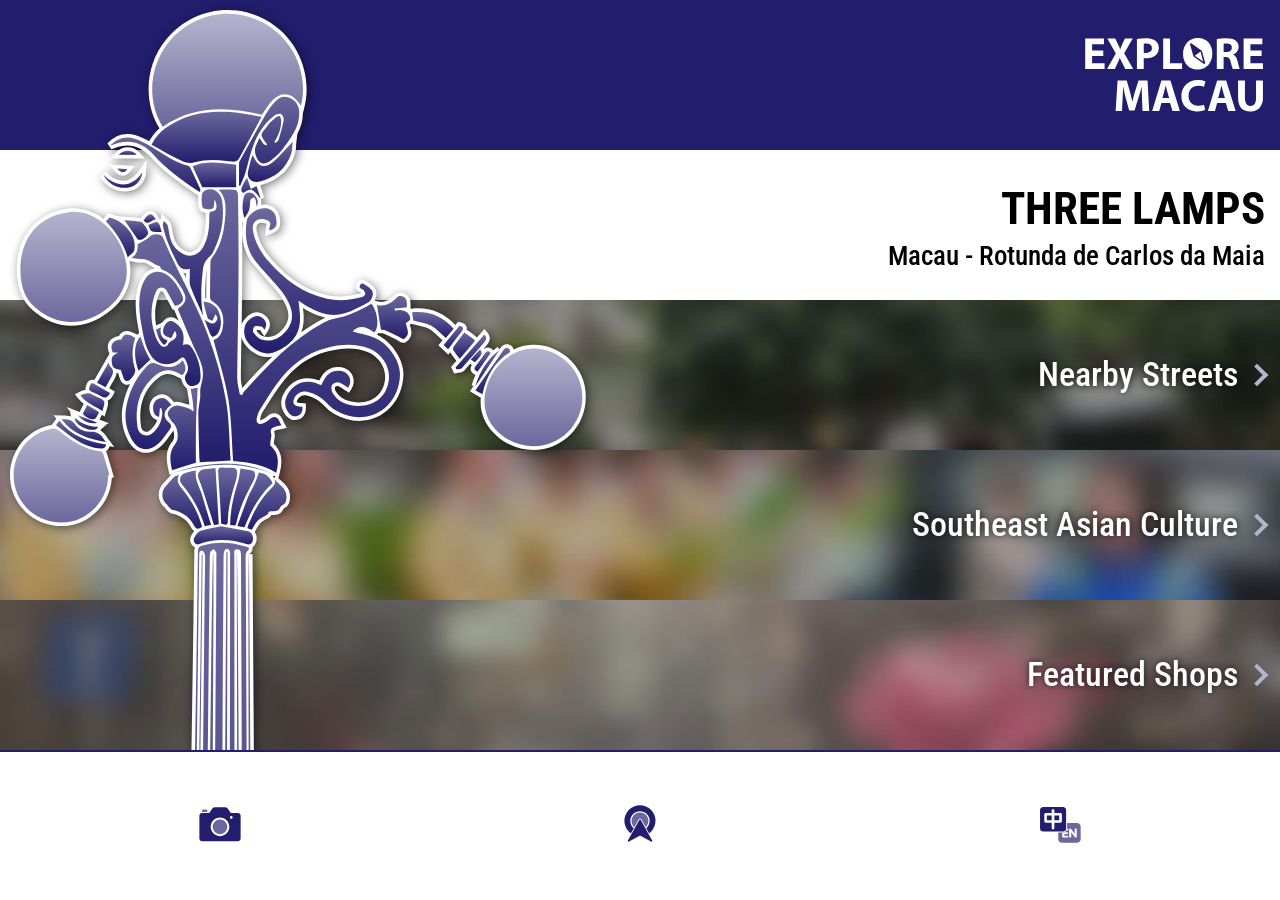
<file: carlosDaMaia/en/index.html>
<!DOCTYPE html>
<html lang="en" >
<head>
  <meta charset="UTF-8">
  <title>Rotunda de Carlos da Maia - Explore Macau</title>
  <meta name="viewport" content="width=device-width, initial-scale=1">
  <link rel="stylesheet" href="../css/public.css">
  <link rel="stylesheet" href="../css/home.css">
</head>
<body id="home" class="en">
   <div id="app">
      <svg id="lamp" viewBox="0 0 314.65 1290.31">
         <defs>
            <linearGradient id="norm-grad" x1="0%" y1="0%" x2="0%" y2="100%">
               <stop offset="0%" style="stop-color:#6C689D;stop-opacity:1" />
               <stop offset="100%" style="stop-color:#221D6C;stop-opacity:1" />
            </linearGradient>
            <linearGradient id="light-grad" x1="0%" y1="0%" x2="0%" y2="100%">
               <stop offset="0%" style="stop-color:#B5B4CE;stop-opacity:1" />
               <stop offset="100%" style="stop-color:#6C689D;stop-opacity:1" />
            </linearGradient>
         </defs>
         <g>
            <g>
               <path class="white" d="M306.49,191.59c-5.44-5.51-12.86-8.67-20.37-8.67c-0.25,0-0.5,0-0.75,0.01c-3.6,0.1-7.08,1.02-10.3,2.57
                  c-0.12-0.66-0.4-1.42-1.05-1.91c-0.84-0.64-1.76-0.97-2.67-0.97c-1.31,0-2.5,0.68-3.37,1.92c-0.17,0.24-0.34,0.48-0.51,0.73
                  l-1.23-1.16c-0.78,0.58-1.51,1.19-2.23,1.83c-0.89-1.01-1.86-1.53-2.91-1.53c-0.85,0-1.54,0.34-2.07,0.75
                  c-0.06-0.1-0.11-0.2-0.18-0.3c0.59-0.68,1.18-1.37,1.77-2.05c2.48-2.86,1.39-5.29,0.05-6.83l-1.51-1.73l-4.05,4.63
                  c-0.02-0.02-0.05-0.05-0.07-0.07c-0.27-0.27-0.53-0.53-0.87-0.78c-1.12-0.81-2.24-1.61-3.46-2.48l-1.26-0.9
                  c0.1-0.49,0.12-1.02-0.06-1.57c-0.57-1.76-2.52-2.28-3.35-2.5l-1.24-0.33l-1.54,1.86c-5.56-6.06-12.45-9.14-20.47-9.14
                  c-1.09,0-2.22,0.06-3.35,0.17l-0.57,0.06l-0.05-0.91c-0.02-0.3-0.02-0.62-0.02-0.95c-0.01-0.93-0.02-1.98-0.25-3.06
                  c-0.5-2.29-2.76-4.02-5.25-4.02c-1.35,0-2.58,0.52-3.44,1.46c-2.33,2.52-4.62,3.74-7.02,3.74c-0.61,0-1.24-0.08-1.87-0.24
                  l-1.84-0.46c0.45-0.86,0.72-1.7,0.86-2.21c1.15-4.3-2.13-6.35-4.1-7.58l-0.52-0.33l-0.28-0.19c-0.65-0.44-1.53-1.03-2.66-1.03
                  c-0.65,0-1.89,0.22-2.82,1.71c-0.58,0.92-0.76,1.81-0.55,2.67c0.32,1.3,1.4,1.92,2.11,2.33c0.14,0.08,0.29,0.16,0.42,0.25
                  c0.09,0.06,0.21,0.21,0.31,0.36c-0.02,0.02-0.05,0.03-0.06,0.04c-4.13,1.14-7.91,1.69-11.53,1.69c-2.33,0-4.6-0.24-6.77-0.71
                  c-11.31-2.46-21.31-8.83-30.58-19.47c-4.42-5.08-7.11-10.22-8.22-15.72c-0.3-1.48-0.13-2.71,0.48-3.46
                  c0.6-0.73,1.55-0.89,2.25-0.89c0.55,0,1.16,0.09,1.8,0.28c0.59,0.17,0.85,0.33,0.94,0.4c-0.01,0.08-0.04,0.26-0.16,0.56
                  c-0.3,0.72-0.33,1.4-0.36,2.06c-0.01,0.24-0.02,0.5-0.05,0.77l-0.33,3.14l2.98-1.05c1.72-0.6,5.29-1.86,5.32-5.91
                  c0.01-1.88,0.05-6.89-4.58-9.27c-1.16-0.59-2.48-0.9-3.94-0.9c-0.63,0-1.29,0.06-1.95,0.18c0.25-1.13,0.26-2.12-0.01-3.1
                  l1.69-0.92l-2.14-6.73c0.14-0.03,0.28-0.05,0.41-0.08c9.52-2.58,15.74-8.24,18.49-16.82c0.48-1.5,0.58-3,0.69-4.59
                  c0.05-0.68,0.09-1.38,0.17-2.1l0.51-4.42c2.03-3.77,3.03-7.51,3.04-11.34l0.89-3.55c3.99-15.85-2.23-37.34-21.82-47.78
                  C132.88,1.74,125.93,0,118.98,0c-12.86,0-25.06,5.78-33.46,15.86c-13.07,15.67-11.74,36.75-3.85,48.77
                  c-2.14,1.92-3.98,4.24-5.64,7.12c-2.28-1.28-4.72-2.48-7.31-3.31c-1.52-0.48-3.04-0.73-4.52-0.73c-4.01,0-7.7,1.73-10.98,5.15
                  l2.17,3.25l1.56-0.61c2.44-0.97,4.83-1.46,7.11-1.46c4.85,0,9.22,2.2,13,6.54c3.54,4.07,7.65,7.54,11.57,10.69
                  c3.06,2.46,6.34,4.71,9.5,6.88c1.31,0.9,2.62,1.8,3.91,2.71c0.24,0.17,0.51,0.26,0.8,0.33c-0.18,1.65-0.16,3.49,0.06,5.63
                  c0.18,1.7,1.06,3.71,4.11,4.01c-0.14,0.64-0.13,1.25-0.13,1.7c0.04,5.25-0.29,10.8-2.95,15.75c-1.34,2.49-3.4,3.91-5.66,3.91
                  c-1.23,0-2.47-0.41-3.69-1.21c-1.93-1.28-3.63-3.18-4.43-4.97c-0.69-1.53-1.01-3.31-1.34-5.2c-0.23-1.26-0.46-2.57-0.82-3.86
                  c-0.33-1.18-1.21-1.94-1.91-2.55c-0.21-0.18-0.41-0.35-0.59-0.54l-2.6-2.77l-0.77,3.53c-0.05-0.05-0.11-0.09-0.17-0.13l-0.63-1.08
                  c-1.08-1.86-2.47-3.76-4.64-3.76c-1.98,0-3.51,1.59-5.16,4c-2.01-0.28-4.01-0.42-6.11-0.57c-0.89-0.06-1.8-0.13-2.73-0.2
                  l-4.21-0.35l0.11,0.16c-1.2-0.54-2.46-0.98-3.8-1.31l-1.18-0.29l-2.55,2.9c-4.87-3.7-10.53-5.73-16.15-5.73
                  c-1.02,0-2.05,0.07-3.06,0.19c-17.33,2.22-28.11,14.94-28.13,33.2c-0.06,9.78,2.75,17.07,8.6,22.28
                  c6.29,5.6,13.62,8.56,21.18,8.57c0,0,0,0,0,0c7.57,0,15.1-2.96,21.77-8.57c8.07-6.79,11.62-15.51,10.27-25.23
                  c-0.07-0.51-0.16-1.01-0.25-1.52l0.55,0.13c1.98,0.48,3.52,0.7,4.99,0.7c0.32,0,0.64-0.01,0.96-0.03
                  c0.12-0.01,0.24-0.01,0.36-0.01c1.78,0,3.29,0.91,5.05,1.97c0.66,0.4,1.36,0.79,2.07,1.16c-2.78,0.4-5.24,1.98-6.88,4.48
                  c-1.81,2.75-2.67,5.76-3.08,7.79c-1.54,7.73-0.15,15.29,1.19,22.6l0.03,0.17c0.01,0.08,0.03,0.16,0.05,0.24l-0.57,0.48
                  c-0.2,0.17-0.38,0.36-0.56,0.55c-2.46-1.46-4.15-2.08-5.64-2.08c-2.33,0-3.6,1.54-4.27,2.75c-2.43,0.34-4.29,1.4-5.29,3.06
                  c-0.78,1.29-1.39,3.5,0.09,6.69l-8.26,14.29c-0.34-0.11-0.7-0.19-1.08-0.19c-0.79,0-2.25,0.31-3.06,2.37l-0.12,0.29
                  c-0.32,0.78-0.72,1.81-0.53,2.92c-1.34,0.22-2.58,0.77-3.66,1.32l-2.14,1.09l1.46,1.91c1,1.3,2.1,2.37,3.27,3.3l-2.18,4.48
                  l-7.08-2.71l1.91,2.37l0.43,2.81c-1.39-0.47-2.86-0.5-4.3-0.52l-0.88-0.02l-0.91-0.03l-0.32-0.42l-0.29,0.4l-2.74-0.08l1.45,1.84
                  l-2.52,3.45c-0.08,0.01-0.16,0.01-0.23,0.02C8,229.35-1.78,243.21,0.27,258.28c1.56,11.47,11.9,23.66,27.98,23.66
                  c0.71,0,1.44-0.02,2.16-0.07c13.41-0.89,24.42-12.51,25.19-26.26l1.19-0.35c0,0-1.11-3.82-1.39-4.77
                  c-0.81-2.8-1.64-5.69-2.56-8.53c-0.09-0.29-0.25-0.6-0.44-0.9c1.28-0.71,1.78-1.96,2-2.76l2.55,0.42l-2.03-2.7l0.06-0.26
                  l-0.28-0.05l-0.73-0.98c-0.23-0.3-0.43-0.56-0.61-0.79c-0.3-0.38-0.52-0.66-0.67-0.92c-0.95-1.56-2.05-2.71-3.36-3.47
                  c0.11-0.13,0.23-0.26,0.35-0.36l3.52-3.17l0.91-0.25l-5.33-2.04c0.38-0.54,0.68-1.13,0.97-1.7c0.16-0.32,0.31-0.61,0.47-0.88
                  l1.45,0.86l0.76-2.41c0.96-3.03,1.42-4.84,0.94-6.23c1.23-0.47,2.27-1.55,3.09-3.25l0.82-1.68l-3.07-1.77l1.83-3.3
                  c0.17-0.3,0.34-0.6,0.52-0.9c0.66-1.11,1.55-2.61,1.72-4.27c0.25,0.07,0.49,0.13,0.75,0.19c0.02,0.07,0.04,0.14,0.07,0.22
                  c0.36,1.18,0.73,2.4,1.27,3.58c0.55,1.2,2.09,2.49,3.6,2.49l0.04,0c0.54-0.01,1.05-0.16,1.54-0.38
                  c-1.65,3.38-2.93,7.03-3.79,10.96c-1.49,6.75-0.59,13.51,2.59,19.57c2.39,4.55,5.93,7.06,9.97,7.06c0,0,0,0,0,0
                  c2.99,0,5.99-1.42,8.67-4.1c1.6-1.6,2.91-3.43,4.18-5.2c0.55-0.76,1.09-1.52,1.66-2.26c0.17-0.22,0.3-0.44,0.44-0.66
                  c0.63,2.17,0.55,4.73-0.46,5.97c-4.52,5.54-3.2,11.44-2.14,16.18l0.47,2.12l1.27-0.39c-0.11,0.09-0.23,0.18-0.34,0.29
                  c-1.36,1.38-2.63,2.85-3.85,4.27l-0.88,1.02c-1.54,1.77-2.27,4.07-2.06,6.47c0.2,2.39,1.36,4.62,3.15,6.09
                  c0.05,0.05,0.17,0.23,0.25,0.36c0.21,0.33,0.48,0.74,0.89,1.11c0.1,0.1,0.21,0.2,0.32,0.3c0.67,0.65,1.59,1.55,2.87,1.72
                  c1.6,0.21,2.9,0.77,4.46,1.61c2.48,1.33,4.22,3.09,5.48,5.53c0.56,1.08,1.22,1.86,1.97,2.35c-0.88,1.03-1.53,2.2-1.92,3.03
                  c-0.61,1.29-0.48,2.85,0.35,4.17c0.49,0.78,1.17,1.37,1.92,1.73c-0.25,0.71-0.32,1.45-0.33,2.14c-0.27,23.5-0.62,47.27-0.96,69.46
                  c-0.25,16.62-0.51,33.24-0.78,49.85c-0.41,26.03-0.82,52.06-1.2,78.09c-0.29,19.76-0.55,39.52-0.81,59.28
                  c-0.23,17.89-0.47,35.78-0.72,53.67c-0.44,31-0.91,62-1.37,93c-0.27,17.9-0.54,35.79-0.8,53.69c-0.01,0.64,0.03,1.26,0.07,1.81
                  c0.02,0.22,0.03,0.44,0.04,0.65l0.06,1.11c-2.39,1.53-3.65,4.38-5.6,9.94c-2.55,7.25-2.38,13.79,0.55,19.97
                  c0.24,0.52,0.58,1.1,1.06,1.62c-0.33,0.26-0.63,0.56-0.91,0.89c-1.2,1.43-1.77,3.37-1.54,5.31c0.32,2.76,1.77,4.99,3.75,6.06
                  c-0.86,1.05-1.38,2.58-1.81,4.85l-0.06,0.32c-0.98,0.39-1.83,1.03-2.44,1.9c-0.87,1.23-1.19,2.77-0.91,4.31
                  c0.35,1.92,1.21,3.33,2.47,4.16v8.84c-0.9,0.39-1.75,0.92-2.43,1.54c-1.46,1.35-1.58,3.95-1.3,5.37c0.23,1.18,0.86,2.08,1.78,2.66
                  l-5.67,62c-0.59,0.32-1.12,0.73-1.56,1.24c-0.91,1.06-1.34,2.43-1.2,3.84c0.21,2.06,1.03,3.25,2.01,3.92v10.76
                  c-0.25,0.12-0.48,0.24-0.71,0.36c-0.31,0.16-0.61,0.32-0.92,0.45l-1.9,0.79l0.58,1.28l-2.56,0.16c0,0,3.55,5.06,4.27,6.1
                  c2.2,3.15,4.27,6.12,6.43,9.05c0.12,0.16,0.26,0.31,0.4,0.45c-0.09,0.06-0.18,0.11-0.27,0.17c-0.27,0.17-0.54,0.34-0.81,0.47
                  l-2.53,1.23l2,1.99c0.25,0.25,0.5,0.51,0.75,0.76c0.32,0.33,0.64,0.66,0.98,0.98l0.02,0.4l-7.95,9.96l0.98,1.22
                  c-2.18,1.37-4.51,2.99-6.33,5.47l-1.2,1.64c-0.03,0.01-0.05,0.02-0.08,0.03c-0.33,0.12-0.66,0.25-0.99,0.35l-1.94,0.57l0.48,1.57
                  c-1.16,0.03-1.94,0.05-1.94,0.05l1.26,2.76c1.67,3.65,1.41,7.31,1.13,11.18c-0.16,2.25-0.33,4.57-0.11,6.93l0.03,0.36
                  c-0.18,0.1-0.37,0.21-0.55,0.29l-3.56,1.57l3.35,1.98c0.11,0.07,0.22,0.14,0.33,0.22c-0.08,0.08-0.16,0.16-0.22,0.25
                  c-0.62,0.88-0.7,2.01-0.23,3.36l0.68,1.95v5.22l-0.18,0.09l-1.73,3.69l0.19,0.03l-0.46,4.42l1.09,0.19v42.61h-0.95l0.03,2.1
                  l-0.33,0l-0.06,5.1l0.39,0.01c-0.09,0.88,0.21,1.69,0.33,2.02l0.5,1.32c-0.42,1.26-0.49,2.45-0.19,3.6l-4.34-2.22l3.45,5.91
                  c0.18,0.3,0.31,0.56,0.41,0.77c0.11,0.21,0.25,0.49,0.45,0.76l-0.43-0.01l-1.1,4.25l1.3,0.41l-1.01,12.74l0.66,0.19l-1.91,13.76
                  l1.6,0.21c-0.14-0.01-0.28-0.01-0.42-0.02l-0.61,2.29c-0.26,0.06-0.52,0.13-0.77,0.21c-3.99,1.28-7.74,3.25-11.37,5.15
                  c-1.48,0.77-3,1.58-4.5,2.31l-1.3,0.63l0.13,0.98c-0.25-0.02-2.64-0.24-2.64-0.24l-0.26,1.89c-0.17,1.24,0.06,2.26,0.7,3.02
                  c0.42,0.51,0.93,0.8,1.44,0.98v6.47l0.59,0.05l-0.03,0.57c-0.04,0.6-0.06,1.05-0.07,1.51l-0.29,27.6
                  c-0.44,41.62-0.87,83.24-1.29,124.87c-0.09,9,0.62,9.9,9.51,12.13c11.26,2.83,22.83,3.57,32.8,4.04
                  c7.2,0.34,14.44,0.51,21.51,0.51c0,0,0,0,0,0c17.24,0,34.37-1.03,50.89-3.06c4.62-0.57,9.22-1.61,13.66-2.61
                  c2.06-0.47,4.19-0.95,6.28-1.37c3.13-0.63,4.61-2.64,4.27-5.8c-0.17-1.63-0.16-3.28-0.15-5.03c0-0.67,0.01-1.35,0-2.02
                  l-0.25-26.71c-0.31-33.25-0.61-66.51-0.9-99.76c-0.05-5.72-0.04-11.32-0.02-17.25c0.01-2.61,0.01-5.23,0.01-7.88l0.77-0.1
                  l-0.42-6.5c0.18-0.04,0.37-0.08,0.55-0.12l2.25-0.44l-0.55-1.62l2.69-0.21l-5.29-3.22c-5.38-3.28-10.85-6.03-16.05-8.56l0.28-0.13
                  l-1.35-3.84l-0.83,0.07l-0.14-1.55l-1.92,0.08l-0.91-8.07l1.2,1.24v-18.71l0.85-0.39l-1.28-2.63l0.76-0.04l-2.01-6.44l0.35-0.4
                  l-0.48-0.56l2.68-8.41l-1.72,0.08l0.2-3.9h-1.16l-0.94-43.5l2.6-0.7l-3.67-3.13c0.21-0.15,0.4-0.32,0.57-0.55
                  c0.92-1.21,0.54-2.56-0.03-4.6c-0.13-0.47-0.38-0.79-0.5-0.93l-0.28-0.41l0.18,0.09l0.55-2.61c0.04-0.17,0.06-0.37,0.09-0.59
                  c0.03-0.2,0.07-0.54,0.12-0.65c0.27-0.55,1.1-2.19,0.22-3.68c0.01,0,0.02-0.01,0.03-0.01l1.5-0.55l-0.55-4.25l-1.41-0.28
                  c-0.12-0.02-0.25-0.06-0.37-0.09c0-1.11,0.01-2.2,0.01-3.28c0.01-2.54,0.03-4.94-0.04-7.39c-0.01-0.32-0.02-0.64-0.04-0.96
                  c-0.11-2.57-0.09-4.09,1.52-5.39l1.94-1.57l3.4,0.14l-1.94-1.32l0.58-0.47l-1.4-0.09l-2.01-1.37h0.93l-17.1-14.57
                  c-0.89-1.18-1.95-2.14-2.92-3.01c-0.35-0.32-0.7-0.64-1.05-0.96c2.24-0.38,3.7-2.03,3.82-4.42c0.06-1.24-0.9-2.23-1.98-2.88
                  c2.39-3.29,4.71-6.61,7.17-10.12l4.11-5.85l-3.5-0.27c-0.01,0-0.02,0-0.03,0l0.42-1.98l-1.88-0.47c-0.24-0.06-0.47-0.13-0.71-0.2
                  v-10.58c0.21-0.14,0.41-0.29,0.59-0.48c0.88-0.91,1.29-2.18,1.24-3.9c-0.06-2.14-1.05-3.72-2.71-4.56l-0.54-6.26
                  c-0.34-3.92-0.67-7.79-1.02-11.65c-0.4-4.42-0.81-8.85-1.22-13.28c-0.87-9.42-1.77-19.16-2.6-28.74c-0.07-0.8-0.25-1.47-0.53-2.04
                  c0.53-0.31,1.11-0.77,1.47-1.49c0.53-1.07,1.62-3.73,0.26-5.33c-0.54-0.64-1.73-1.87-3.24-2.63v-0.55c0-0.6-0.01-1.21-0.02-1.81
                  c-0.02-1.38-0.03-2.69,0.04-4c0.05-0.84-0.06-1.76-0.52-2.54c0.45-0.26,0.87-0.58,1.24-0.96c1.18-1.21,1.8-2.91,1.75-4.77
                  l-0.01-0.23l-0.06-0.22c-0.17-0.63-0.39-1.19-0.67-1.7l0.5,0.05l-3.13-3.75c-0.44-0.52-0.69-1.21-0.96-1.94
                  c-0.24-0.65-0.55-1.45-1.06-2.17c2.06-1.11,3.5-3.35,3.77-6.2c0.18-1.86-0.36-3.63-1.52-4.97c-0.27-0.32-0.58-0.6-0.91-0.86
                  c0.87-0.91,1.33-2.3,1.9-4.01c3.78-11.34-1.15-20.95-5.18-27.2c-0.19-0.29-0.43-0.55-0.7-0.76v-8.53l-0.46-0.1l-2.99-450.1
                  l-1.66-0.07c0.03-0.1,0.05-0.16,0.06-0.18c0.47-0.41,1.9-1.64,1.56-3.32c-0.02-0.11-0.06-0.2-0.1-0.3
                  c0.28-0.15,0.55-0.33,0.79-0.58c1.48-1.51,1.98-3.83,1.32-6.05c-0.19-0.64-0.47-1.22-0.82-1.73l0.08-0.13
                  c0.39-0.61,0.74-1.22,1.09-1.82c0.69-1.2,1.28-2.23,2.03-2.96c0.78-0.76,1.87-1.35,3.03-1.98c0.58-0.31,1.15-0.63,1.67-0.95
                  c0.76-0.41,1.04-0.99,1.14-1.42c0.04,0,0.08,0,0.14,0c0.16,0,0.32,0.01,0.49,0.01c0.19,0.01,0.37,0.01,0.55,0.02
                  c0,0,0.12,0,0.12,0c1,0,4-0.01,5.34-3.26c0.05-0.09,0.29-0.34,0.63-0.51c2.6-1.32,2.82-3.63,2.97-5.32
                  c0.46-4.97-2.61-7.66-5.08-9.83c-0.43-0.38-0.85-0.75-1.25-1.12l0.67-2.57c1.39-5.29,2.07-11.34-3.19-16.3
                  c0.02-0.16,0.04-0.34,0.05-0.48c0.03-0.21,0.05-0.4,0.06-0.58c0.03-0.36,0.12-0.78,0.2-1.21c0.21-1.03,0.44-2.19,0.17-3.41
                  c-0.18-0.8-0.21-1.17-0.21-1.33c0.13-0.07,0.41-0.21,1.02-0.39c0.47-0.14,1-0.25,1.73-0.4c0.43-0.09,0.92-0.19,1.51-0.32
                  l2.61-0.58l-1.29-2.34c-0.25-0.45-0.46-0.93-0.67-1.39c-0.54-1.2-1.1-2.44-2.22-3.28c-0.78-0.59-1.69-0.9-2.63-0.9
                  c-1.35,0-2.75,0.63-4.15,1.87c-0.78,0.69-1.85,1.31-3.01,1.74c-0.27,0.1-0.46,0.13-0.63,0.14c-0.01-0.11-0.02-0.3,0.04-0.58
                  c0.34-1.73,0.79-3.03,1.39-3.99l0.73-1.17c2.77-4.45,5.63-9.05,8.76-13.29c7.34-9.94,15.75-16,25.72-18.51
                  c4.47-1.13,8.17-1.65,11.64-1.65c3.75,0,7.16,0.63,10.43,1.92c6.6,2.62,10.57,9.27,9.43,15.83c-1.89,10.86-11.43,11.71-14.3,11.71
                  c-1.62,0-3.24-0.21-4.82-0.62c-3.61-0.93-6.23-2.82-7.79-5.62c-0.37-0.66-0.44-1.84-0.32-2.12c0.2-0.24,1.03-0.63,1.57-0.63
                  c0.9,0.23,1.87,0.91,2.88,1.62c0.52,0.36,1.04,0.73,1.58,1.06l1.63,1.01l1.07-1.59c1.7-2.51,1.99-5.5,0.78-7.98
                  c-1.25-2.55-3.91-4.21-7.14-4.43c-0.28-0.02-0.55-0.03-0.82-0.03c-3.72,0-6.8,1.81-8.93,5.23c-0.44,0.71-0.82,1.44-1.19,2.16
                  c-0.11-0.04-0.22-0.09-0.33-0.13c-2.06-0.78-4.12-1.18-6.1-1.18c-5.56,0-10.19,3.02-13.04,8.5c-2.02,3.88-1.74,7.79,0.8,11.28
                  c1.87,2.57,3.94,3.11,5.35,3.11c0.71,0,1.43-0.13,2.14-0.4c2.68-1,3.99-3.32,3.88-6.91l-0.05-1.8l-2.44-0.18
                  c-0.39-0.03-0.75-0.05-1.11-0.09c-0.95-0.1-1.33-0.33-1.38-0.4c-0.03-0.09-0.03-0.52,0.38-1.34c0.76-1.53,2.23-2.45,3.95-2.45
                  c0.38,0,0.78,0.04,1.17,0.13c3.51,0.79,6.51,2.55,9.17,5.36c1.93,2.04,3.76,3.56,5.58,4.63c4.34,2.55,9.09,3.9,13.73,3.9
                  c13.53,0,23.96-10.88,24.26-25.3c0.17-8.19-6.53-18.11-14.5-21.69c0.27-0.28,0.5-0.61,0.72-0.96l1.21,0.12
                  c0.18,0.02,0.42,0.02,0.68,0.02c0.29,0,0.79,0,0.98,0.09c1.68,0.72,3.36,1.56,5,2.36c0.72,0.36,1.45,0.72,2.18,1.07
                  c0.26,0.13,0.56,0.31,0.85,0.49c0.94,0.57,1.83,1.11,2.83,1.11h0c0.45,0,0.86-0.11,1.23-0.32c1.55-0.88,3.16-2.96,3.18-4.92
                  c0.01-1.67-0.45-3.24-0.86-4.62c0-0.01-0.01-0.02-0.01-0.03c0.24-0.15,0.49-0.32,0.72-0.5l0.52,0.14c1.15,0.31,2.28,0.56,3.37,0.8
                  c2.24,0.49,4.35,0.95,6.04,1.88c1.81,1,3.41,2.57,5.11,4.23c0.68,0.66,1.38,1.34,2.11,2l-2.24,2.71l5.38,5.17l1-1.31
                  c0.77,1.2,1.62,2.3,2.53,3.46c0.3,0.38,0.61,0.78,0.92,1.18l-2.92,3.35l1.69,3.64l1.57-0.36c0.25-0.06,0.52-0.08,0.8-0.11
                  c1.02-0.11,2.3-0.25,3.2-1.24c1.09-1.2,2.16-2.43,3.23-3.65l0.87,0.62c-0.45,0.7-0.9,1.75-0.6,2.92c0.39,1.5,1.76,2.21,2.52,2.53
                  c-0.77,1.77-1.47,3.62-2.06,5.6l1.08,0.51l-2.01,2.88l5.94,3.47c-0.07,0.87-0.11,1.74-0.11,2.62c0.06,13.8,13.53,25.9,28.83,25.9
                  h0.06c7.67-0.01,14.85-3.01,20.24-8.44c5.38-5.43,8.34-12.66,8.32-20.32C314.75,204.11,311.85,197.02,306.49,191.59z
                  M140.23,147.31c1.11,1.23,2.22,2.47,3.31,3.71c3.19,3.62,6.42,7.56,7.97,12.45c1.31,4.17,0.38,7.77-2.92,11.35
                  c-2.31,2.49-4.85,3.75-7.57,3.75c-1.03,0-2.1-0.18-3.2-0.53c-0.92-0.3-2.06-1.31-3.07-2.74c0-0.18,0.04-0.45,0.09-0.69
                  c0.01,0,0.02,0,0.03,0c0.54,0,1.2,0.13,1.86,0.28c0.02,0.04,0.04,0.08,0.07,0.12c0.16,0.29,0.33,0.59,0.51,0.85l1.63,2.32
                  l1.64-2.32c1.96-2.78,1.85-5.84-0.3-8.19c-1.14-1.24-3.2-2.5-5.23-2.5c-3.62,0-7.3,3.36-8.49,6.55l0.03-2.11
                  c0.14-10.59,0.28-21.53,0.29-32.31c0-7.12-0.05-14.19-0.13-21.74l0.36,0.95c-1.01,8.96,0.86,16.25,5.7,22.25
                  C135.19,141.7,137.75,144.55,140.23,147.31z M144.35,254.43l0.74,0.46l-0.87,0.72c-0.15-0.25-0.3-0.5-0.46-0.73l0.28-0.64
                  C144.15,254.31,144.25,254.37,144.35,254.43z M79.46,163.05c0.32-2.91,1.04-5.76,2.08-8.25c0.31-0.74,0.75-1.17,1.2-1.17
                  c0.48,0,1.02,0.46,1.4,1.19c0.93,1.8,1.91,3.6,2.86,5.34c0.42,0.78,1.91,3.52,1.91,3.52l0.68-0.07l0.98,2.37
                  c0.52,1.27,1.06,2.55,1.59,3.83c-1.18-0.93-2.58-1.9-4.31-1.9c-1.13,0-2.22,0.42-3.24,1.24c-0.54,0.44-1.03,0.99-1.45,1.6
                  l-3.31,1.56C79.25,169.24,79.12,166.14,79.46,163.05z M107.31,142.45c0.03-0.32,0.08-0.63,0.13-0.93
                  c-0.11,5.83-0.17,10.82-0.18,15.43c0,0.18,0.02,0.37,0.05,0.56c-0.26-0.04-0.53-0.06-0.79-0.07
                  C106.36,152.21,106.8,147.22,107.31,142.45z M96.21,144.52c0.02,0.58-0.01,1.21-0.04,1.86c0,0.02,0,0.05,0,0.07
                  c-0.5-0.99-0.99-1.98-1.49-2.98c0.49,0.11,0.99,0.18,1.52,0.18C96.2,143.95,96.2,144.24,96.21,144.52z M80.74,210.41
                  c-3.1,1.21-4.72,3.86-4.56,7.47c0.14,3.13,1.51,5.17,4.19,6.25c-0.66,1.85-1.68,3.45-3.07,4.76c-1.13,1.06-2,1.54-2.83,1.54
                  c-0.26,0-0.52-0.04-0.8-0.14c-0.78-0.26-1.85-0.86-2.14-3.13c-1.32-10.25,1.04-18.18,7.23-24.26c2.94-2.89,5.18-4.12,7.5-4.12
                  c1.83,0,3.96,0.78,6.71,2.44l0.63,0.39c0.21,1.71,1.16,3.06,1.59,3.67c0.41,0.58,0.88,1.03,1.41,1.37l0.1,0.6
                  c0.12,0.68,0.24,1.34,0.35,1.98c0.25,1.39,0.49,2.7,0.66,4c0.11,0.8,0.19,1.61,0.27,2.48c-0.3-0.1-0.6-0.2-0.9-0.3
                  c-1.72-0.58-3.51-1.17-5.42-1.32c-0.13-0.01-0.27-0.02-0.4-0.02c-0.52,0-1.07,0.09-1.62,0.25l-0.17-0.21
                  c-1.64-1.96-3.51-4.18-6.42-4.18C82.32,209.95,81.53,210.11,80.74,210.41z M126.9,206.55c-0.4-1.93-0.77-3.76-0.78-5.54
                  c-0.02-5.85,0.1-11.82,0.23-17.59c0.03-1.48,0.05-2.96,0.08-4.45c0.67,2.19,1.99,4.22,3.97,6.03c3.27,2.99,6.83,4.57,10.3,4.57
                  c0.88,0,1.76-0.11,2.62-0.31C137.33,194.97,131.9,200.9,126.9,206.55z M159.13,176.1c1.13-3.02,1.53-6.48,1.2-10.45
                  c-0.08-0.97-0.18-1.93-0.28-2.91c1.02,0.66,2.03,1.28,3.1,1.85c3.27,1.72,6.31,2.88,9.19,3.49c-0.61,0.26-1.22,0.55-1.8,0.86
                  C166.55,171.09,162.75,173.51,159.13,176.1z"/>
               <path class="white" d="M62.64,99.14C62.64,99.14,62.64,99.14,62.64,99.14c1.08,0,2.16-0.12,3.21-0.35
                  c4.68-1.05,8.24-5.27,8.46-10.05l0.32-6.93l-3.96,5.7c-2.66,3.84-5.66,5.78-8.91,5.78c-3,0-6.18-1.64-9.45-4.87l-3.2,2.31
                  C51.71,95.92,56.89,99.14,62.64,99.14z"/>
               <path class="white" d="M70.67,77.8c-1.67-1.84-3.91-2.85-6.31-2.85c-2.38,0-4.67,0.99-6.42,2.8l-3.31,3.4h19.08L70.67,77.8z"/>
               <path class="white" d="M57,87.88c1.45,1.8,2.93,2.68,4.53,2.68c0,0,0,0,0,0c1.48,0,2.86-0.75,4.2-2.3l2.68-3.08l-14.23-0.81
                  L57,87.88z"/>
            </g>
            <path d="M183.05,1274.42c-0.39-42.16-0.78-84.31-1.14-126.47c-0.07-8.4-0.01-16.8-0.01-25.44c-44.42,5.79-88.15,4.14-131.92,0.18
               c-0.06,1.16-0.12,1.82-0.13,2.48c-0.53,50.82-1.07,101.64-1.57,152.46c-0.08,8.13-0.02,8.16,7.99,10.18
               c10.63,2.67,21.51,3.46,32.4,3.98c24.09,1.14,48.13,0.41,72.07-2.54c6.65-0.82,13.19-2.62,19.78-3.96
               c2.01-0.41,2.91-1.43,2.68-3.64C182.95,1279.27,183.07,1276.84,183.05,1274.42z"/>
            <path d="M131.11,744.33c-0.19-30.91-0.39-61.82-0.56-92.72c-0.34-60.9-0.69-121.8-1-182.7c-0.24-48.15-0.43-96.31-0.66-144.46
               c-0.04-8.5-0.19-17-0.19-25.49c0-1.16,0.2-2.74,0.94-3.39c1.5-1.3,1.02-1.84-0.39-2.31c-8.11-2.68-16.27-3.19-24.51-0.53
               c-1.63,0.52-2.06,1.36-2.08,3.04c-0.27,23.16-0.61,46.31-0.96,69.47c-0.65,42.65-1.35,85.29-1.98,127.94
               c-0.55,37.65-0.99,75.3-1.53,112.95c-0.7,48.9-1.45,97.79-2.17,146.69c-0.01,0.8,0.08,1.61,0.11,2.32c12.74,0,25.25,0,37.87,0
               c0-1.88,0-3.77,0-5.99C131.3,748.56,131.12,746.5,131.11,744.33z M101.68,743.81c-0.01,1.15-0.16,2.36-0.59,3.4
               c-0.24,0.59-1.19,1.22-1.8,1.2c-0.47-0.02-1.03-0.96-1.32-1.6c-0.22-0.49-0.09-1.14-0.08-1.72c0.54-44.32,1.09-88.63,1.63-132.95
               c0.36-30.07,0.7-60.14,1.22-105.04c0.47-36.81,1.13-88.46,1.78-140.1c0.29-22.66,0.55-45.31,0.83-67.97c0-0.25,0-0.5,0.03-0.75
               c0.14-1.24-0.29-3.11,1.71-2.82c0.66,0.1,1.49,1.96,1.5,3.02c0.03,6.41-0.19,12.83-0.25,19.24c-0.39,37.78-0.72,75.56-1.15,113.34
               c-0.63,55.61-1.35,111.21-1.97,166.81C102.68,646.52,102.21,695.16,101.68,743.81z M112.73,297.88c-0.03,8.83-0.04,17.66-0.1,26.49
               c-0.3,45.65-0.65,91.31-0.91,136.96c-0.11,19.66-0.02,39.32-0.02,58.98c-0.18,0-0.36,0-0.54,0c-0.49,74.23-0.97,148.46-1.5,222.69
               c-0.01,1.26-0.44,2.6-1,3.75c-0.28,0.56-1.38,1.13-1.98,1.02c-0.62-0.12-1.34-0.98-1.56-1.66c-0.33-1-0.36-2.13-0.35-3.2
               c0.58-62.65,1.17-125.3,1.78-187.94c0.49-50.4,0.99-100.8,1.5-151.2c0.35-34.99,0.71-69.98,1.09-104.96
               c0.01-0.9-0.01-1.9,0.35-2.68c0.32-0.7,1.16-1.17,1.77-1.73c0.49,0.67,1.07,1.29,1.43,2.02
               C112.88,296.8,112.73,297.38,112.73,297.88z M120.2,350.88c-0.16,81.7-0.31,163.4-0.5,245.11c-0.11,48.91-0.29,97.82-0.47,146.74
               c0,1.23-0.06,2.54-0.5,3.65c-0.27,0.68-1.38,1.53-1.99,1.45c-0.78-0.1-1.74-0.94-2.1-1.71c-0.43-0.93-0.41-2.11-0.41-3.18
               c0.26-53.41,0.57-106.82,0.8-160.23c0.09-20.66,0.01-41.33,0.01-61.99c0.33,0,0.67,0,1,0c0-39.58-0.08-79.16,0.02-118.74
               c0.09-34.41,0.38-68.82,0.61-103.24c0.01-1.06,0.07-2.18,0.4-3.17c0.18-0.54,1-1.27,1.47-1.22c0.57,0.05,1.29,0.73,1.55,1.31
               c0.28,0.64,0.12,1.47,0.12,2.22C120.21,315.55,120.23,333.21,120.2,350.88z M127.58,746.33c-0.18,0.65-1.07,1.53-1.64,1.53
               c-0.73,0-1.88-0.63-2.1-1.25c-0.51-1.45-0.77-3.06-0.77-4.61c-0.05-42.24-0.05-84.49-0.06-126.73c0-31.66,0-63.32,0-94.99
               c-0.14,0-0.27,0-0.41,0c0-44.33,0.01-88.65,0-132.98c-0.01-29.58-0.05-59.16-0.04-88.73c0-1.52-0.72-4.02,1.6-4.02
               c2.2,0,2.02,2.45,2.02,4.17c0.15,35.91,0.29,71.82,0.43,107.73c0.17,41.16,0.34,82.32,0.51,123.48
               c0.17,39.83,0.33,79.65,0.5,119.48c0.13,30.99,0.26,61.99,0.36,92.98C128,743.7,127.94,745.07,127.58,746.33z"/>
            <path d="M159.47,1005.9c-29.9,0-59.45,0-89.29,0c0,14.51,0,28.62,0,42.49c30.07,0,60.09,0,90.2,0
               C160.07,1033.88,159.77,1019.83,159.47,1005.9z"/>
            <path d="M199.05,179c-3.84-1.52-7.97-2.3-11.84-3.38c2.62-3.48,7.17-3.39,11.75,0.56c2.85-2.61,2.1-11.09-1.48-15.75
               c-0.47,0.25-0.98,0.51-1.47,0.79c-5.8,3.32-11.82,6.03-18.45,7.3c-2.09,0.4-4.19,1.15-6.06,2.16
               c-17.42,9.43-30.93,23.41-43.85,38.04c-0.41,0.47-0.55,1.17-0.82,1.77c-0.44-0.18-0.87-0.37-1.31-0.55
               c-0.49-2.97-1.39-5.95-1.4-8.92c-0.04-9.25,0.29-18.49,0.41-27.74c0.16-11.99,0.33-23.99,0.34-35.98
               c0.01-12.16-0.15-24.33-0.33-36.49c-0.01-0.89-0.78-2.5-1.29-2.54c-2.97-0.25-5.97-0.12-9.21-0.12c3.68,3.92,3.93,8.5,3.64,13.13
               c-0.55,8.71-1.98,17.18-7.52,24.38c-0.42,0.54-0.63,1.37-0.65,2.06c-0.14,6.41-0.24,12.83-0.25,19.25c0,0.68,0.45,1.66,1,1.98
               c5.73,3.4,6.97,8.59,5.94,14.65c-0.54,3.19-1.99,5.81-5.01,6.62c2.78,10.83,6.3,21.46,8.07,32.38c1.78,11.03,1.81,22.33,2.63,33.75
               c7.94,0.64,16.14,1.79,23.52,6.4c1.47-5.63,1.63-10.64-3.05-14.72c-0.4-0.35-0.14-1.52-0.07-2.3c0.12-1.35,0.69-2.77,0.41-4.01
               c-0.57-2.53-0.32-3.34,2.2-4.08c0.85-0.25,1.73-0.39,3.37-0.76c-0.88-1.6-1.29-3.25-2.35-4.04c-1.37-1.03-2.91-0.31-4.25,0.87
               c-1.03,0.91-2.33,1.63-3.63,2.12c-2.26,0.85-3.71-0.35-3.25-2.71c0.32-1.61,0.8-3.29,1.65-4.66c3.07-4.94,6.12-9.92,9.58-14.59
               c6.84-9.27,15.34-16.36,26.84-19.26c7.82-1.97,15.58-2.71,23.3,0.35c7.49,2.97,11.96,10.57,10.66,18.03
               c-2.06,11.82-12.91,14.93-21.59,12.68c-3.83-0.99-7.08-3.08-9.04-6.58c-0.64-1.14-0.87-3.16-0.26-4.17
               c0.57-0.96,2.64-1.78,3.76-1.5c1.79,0.46,3.33,1.88,5.01,2.92c2.75-4.07,0.49-8.93-4.84-9.29c-3.51-0.24-6.1,1.35-7.91,4.26
               c-0.73,1.18-1.3,2.45-1.95,3.69c-0.75-0.32-1.35-0.61-1.97-0.85c-6.94-2.62-13.22-0.25-16.65,6.37c-1.63,3.14-1.47,6.28,0.64,9.18
               c1.27,1.75,3,2.82,5.18,2.01c2.17-0.81,2.65-2.72,2.58-4.98c-0.68-0.05-1.25-0.08-1.81-0.14c-3.01-0.31-3.92-1.93-2.59-4.61
               c1.34-2.71,4.23-4.08,7.35-3.37c4.01,0.9,7.35,2.93,10.19,5.94c1.52,1.61,3.24,3.17,5.14,4.28c16.27,9.58,34.59-0.79,34.98-19.72
               C213.18,191.66,206.7,182.03,199.05,179z"/>
            <path d="M141.58,836.29c-0.15-1.69-0.68-2.28-2.39-2.32c-11.32-0.27-22.63-0.79-33.95-0.89c-5.45-0.05-10.91,0.64-16.44,1
               c-1.89,20.7-3.75,41.07-5.6,61.32c21.47,0,42.58,0,63.69,0c-0.51-5.81-0.98-11.45-1.49-17.09
               C144.12,864.31,142.79,850.3,141.58,836.29z"/>
            <path class="light" d="M137.66,57.27c1.39-2.06,2.58-4.06,3.99-5.89c5.7-7.4,12.1-7.12,17.29,0.94c4.04-16.04-2.88-35.97-20.83-45.52
               c-17.19-9.15-38.33-4.93-51.07,10.34c-12.14,14.55-11.51,34.75-3.58,46.6C100.42,51.94,118.89,52.67,137.66,57.27z"/>
            <path class="light" d="M13.62,162.43c12.16,10.83,27.58,10.68,40.34-0.05c7.16-6.02,10.91-13.84,9.58-23.42c-1.24-8.92-5.59-16.45-12.28-22.24
               c-5.33-4.62-12.12-7.2-19.18-6.3c-16.57,2.12-26.36,14.09-26.38,31.23C5.64,149.6,7.49,156.97,13.62,162.43z"/>
            <path class="light" d="M285.42,184.93c-13.9,0.38-26.28,13.97-26.22,29.46c0.05,12.76,12.62,23.94,26.88,23.91
               c14.74-0.03,26.59-11.98,26.56-26.79C312.85,196.46,299.76,184.53,285.42,184.93z"/>
            <path class="light" d="M54.31,253.9c-1.11-3.78-2.16-7.58-3.37-11.33c-0.2-0.63-1.04-1.44-1.66-1.51c-8.94-1.03-15.93-5.83-22.62-11.35
               c-0.93-0.77-2.59-1.23-3.76-1.02c-13.56,2.45-22.56,15.19-20.64,29.32c1.57,11.56,12.14,22.91,28.03,21.86
               c12.7-0.84,23.35-12.44,23.36-25.77C53.87,254.03,54.09,253.96,54.31,253.9z"/>
            <path d="M70.23,963.25c2.92,6.37,0.62,12.57,1.2,18.76c29.06,0,58.06,0,87.07,0c0-3.67,0.07-7.15-0.02-10.63
               c-0.08-2.84-0.55-5.72,2.23-7.96C130.41,961.4,100.39,962.5,70.23,963.25z"/>
            <path d="M133.16,757.03c-6.15-0.43-12.3-0.79-18.44-1.16c0,0.18-0.01,0.36-0.01,0.54c-3.41,0-6.83-0.14-10.24,0.03
               c-10.13,0.49-10.58,0.84-13.99,10.52c-2.18,6.19-2.41,12.35,0.47,18.46c0.71,1.5,1.52,2.01,3.26,1.83
               c13.3-1.39,26.61-1.14,39.92-0.16c4.39,0.32,4.46,0.5,5.86-3.69c3.13-9.4,0.09-17.66-4.97-25.48
               C134.7,757.4,133.81,757.08,133.16,757.03z"/>
            <path d="M145.7,1115.75c-0.01-0.18-0.01-0.37-0.02-0.55c12.39-0.96,24.78-1.93,37.17-2.89c-5.69-3.46-11.4-6.3-17.15-9.08
               c-0.48-0.23-1.14-0.16-1.71-0.13c-13.72,0.69-27.43,1.84-41.16,1.98c-15.56,0.16-31.13-0.57-46.69-0.96
               c-3.49-0.09-7.29-1.39-10.38-0.39c-5.43,1.74-10.43,4.83-15.61,7.36c0.04,0.28,0.07,0.56,0.11,0.84
               c15.24,1.14,30.48,2.29,45.71,3.43c-8.13-0.33-16.29-0.05-24.41-0.41c-8.11-0.36-16.19-1.38-24.37-2.12
               c-0.27,2.01,1.09,1.98,2.33,2.05c17.28,0.99,34.56,2.39,51.86,2.88c26.57,0.76,53.12-0.28,79.59-2.97c1.16-0.12,2.3-0.43,3.44-0.66
               c-0.03-0.08-0.06-0.17-0.09-0.25C171.45,1114.5,158.58,1115.12,145.7,1115.75z"/>
            <path d="M108.22,177.79c-6.75-18.59-17.25-35.39-24.71-53.61c-0.89-2.18-5.66-2.06-7.21-0.33c-1.17,1.31-3.03,2.01-4.58,2.98
               c-0.69,0.43-1.98,0.85-1.98,1.28c0,2.9-0.24,5.57-3.44,7.26c1.97,0.48,3.67,0.73,5.34,0.61c4.08-0.28,6.72,2.91,10.2,4.07
               c0.22,0.07,0.25,0.6,0.45,0.86c0.28,0.37,0.58,0.85,0.98,0.98c5.27,1.72,7.96,6.06,10.64,10.4c3.11,5.03,2.61,7.5-2.28,10.98
               c0.84,2.02,1.68,4.08,2.54,6.13c1.9,4.51,3.79,9.03,5.72,13.52c1.69,3.94,3.87,7.73,5.01,11.81c0.76,2.73,0.62,6.01-0.15,8.76
               c-0.57,2.04-0.96,3.9-0.83,5.97c0.07,1.07,0,2.16-0.12,3.22c-0.29,2.47-0.95,4.94-0.93,7.4c0.05,8.08,0.34,16.15,0.55,24.23
               c0.02,0.89,0.16,1.78,0.25,2.72c5.55-0.31,10.89-0.62,16.85-0.96c-0.76-10.93-0.68-21.76-2.46-32.28
               C115.99,201.54,112.5,189.56,108.22,177.79z"/>
            <path d="M162.18,1072.02c-31.09,1.86-61.74,2.28-92.59,0.85c-0.31,3.92-0.6,7.55-0.86,10.84c4.11,1.16,2.8,4.73,3.68,7.28
               c0.53-1.55,0.89-3.1,1.58-4.48c0.35-0.7,1.29-1.53,1.94-1.52c0.62,0.01,1.54,0.95,1.78,1.66c0.73,2.24,1.2,4.56,1.72,6.63
               c0.68-1.78,1.2-3.92,2.3-5.72c0.62-1.02,2.19-2.04,3.31-2.02c0.91,0.02,2.16,1.44,2.61,2.52c0.9,2.15,1.36,4.49,1.99,6.73
               c0.96-2.38,1.7-4.86,2.95-7.04c0.6-1.05,2.21-2.19,3.28-2.12c1.05,0.08,2.47,1.46,2.89,2.59c1.02,2.69,1.54,5.57,2.16,7.95
               c1-2.56,2-5.64,3.43-8.52c0.52-1.04,2.03-2.12,3.13-2.17c0.9-0.04,2.26,1.25,2.72,2.26c1.3,2.89,2.23,5.95,3.37,9.11
               c0.18-0.93,0.24-1.77,0.51-2.54c0.84-2.42,1.4-5.03,2.72-7.15c2.03-3.26,5.14-2.89,6.56,0.65c1.08,2.68,1.76,5.52,2.47,7.83
               c1-2.57,1.96-5.68,3.43-8.52c0.62-1.2,2.29-2.49,3.53-2.54c0.92-0.04,2.29,1.7,2.81,2.93c1.07,2.55,1.7,5.28,2.46,7.75
               c1.39-3.07,2.67-6.27,4.29-9.29c0.49-0.92,1.92-1.86,2.9-1.84c0.71,0.01,1.67,1.49,2.03,2.49c0.9,2.52,1.53,5.14,2.36,8.08
               c0.69-2.67,1.08-5.04,1.93-7.23c0.56-1.43,1.78-2.6,2.71-3.89c1.09,0.95,2.17,1.91,3.15,2.76c1.15-3.7,2.12-4.15,4.75-1.44
               C162.18,1080.47,162.18,1076.33,162.18,1072.02z"/>
            <path d="M100.99,83.21c5.77-1.68,11.5-1.48,17.3-0.71c5.74,0.76,5.74,0.77,8.49-4.37c3.44-6.44,6.89-12.87,10.65-19.88
               c-5.96-0.89-11.49-2.05-17.08-2.48c-12.77-0.98-24.9,1.12-35.53,8.87c-3.05,2.22-5.43,5.08-7.53,8.91
               c5.77,3.15,11.27,6.4,17.02,9.13C96.22,83.6,98.96,83.81,100.99,83.21z"/>
            <path d="M141.45,137.59c-4.2-4.82-7.39-10.27-8.67-16.64c-1-4.94,2.17-7.78,7.04-6.38c1.87,0.54,2.97,1.48,2.07,3.65
               c-0.25,0.59-0.17,1.32-0.26,2.27c2.31-0.81,3.97-1.71,3.98-4.04c0.02-3.02-0.49-5.93-3.5-7.47c-4.47-2.3-12.19,1.61-12.88,6.56
               c-1.11,7.95-0.08,15.52,5.13,21.96c3.4,4.2,7.11,8.14,10.68,12.2c3.48,3.95,6.75,8.03,8.37,13.17c1.62,5.14,0.19,9.47-3.36,13.31
               c-3.55,3.84-7.88,5.37-12.85,3.77c-1.68-0.54-3.22-2.2-4.26-3.73c-0.49-0.72,0.02-3.12,0.64-3.38c1.16-0.48,2.77-0.07,4.13,0.23
               c0.48,0.11,0.78,1.01,1.23,1.65c1.47-2.09,1.31-4.11-0.14-5.68c-0.9-0.98-2.48-1.85-3.75-1.85c-2.79-0.01-6.13,3.03-6.8,5.8
               c-1.03,4.21,0.4,7.73,3.5,10.57c3.68,3.37,8.19,5.21,12.86,3.24c10.52-4.44,14.56-10.8,13.73-20.96c-0.19-2.29-0.47-4.57-0.73-7.06
               c2.29,1.45,4.3,2.91,6.48,4.06c5.73,3.02,11.9,4.92,18.25,3.01c4.72-1.42,9.13-3.94,13.52-6.27c1.07-0.57,1.84-2.22,2.19-3.53
               c0.84-3.13-1.66-4.36-3.76-5.71c-0.95-0.61-2.05-1.62-2.99-0.13c-0.95,1.51,0.38,1.85,1.39,2.52c0.7,0.46,1.35,1.52,1.38,2.33
               c0.02,0.55-0.99,1.47-1.7,1.66c-6.33,1.75-12.83,2.41-19.26,1.01C160.16,154.88,150,147.4,141.45,137.59z"/>
            <path d="M78.56,920.65c3.04,4.34,5.76,8.31,8.62,12.19c0.43,0.58,1.49,0.96,2.26,0.97c17.14,0.06,34.28,0.06,51.42,0.03
               c0.6,0,1.46-0.14,1.75-0.54c3.05-4.2,6.02-8.48,9.25-13.09C127.26,918.32,103.15,919.14,78.56,920.65z"/>
            <path d="M85.92,153.89c1.33,2.57,2.74,5.09,4.12,7.65c3.22-0.35,5.27-2.68,4.2-5.23c-1.91-4.55-4.36-8.84-8.56-11.72
               c-4.01-2.74-8.98-1.97-11.64,2.08c-1.37,2.08-2.3,4.62-2.79,7.09c-1.47,7.41-0.11,14.72,1.23,22.02c0.88,4.78,2.02,9.45,4.85,13.49
               c3.51,4.99,11.21,5.68,15.41,1.42c1.05-1.06,2.17-1.32,2.84,0c1.31,2.58,2.72,5.26,0.67,8.19c-1.31,1.88-0.63,3.58,0.56,5.27
               c1.18,1.67,2.7,1.3,4.25,0.92c1.93-0.49,2.92-1.75,3.01-3.76c0.29-6.01-1.35-11.5-4.53-16.55c-1.11-1.75-2.57-2.83-5.12-1.73
               c1.1-4.87,0.25-8.68-3.46-11.61c-1.61-1.27-3.17-2.27-5.1-0.71c-1.97,1.59-2.99,5.05-1.63,6.7c0.82,0.98,2.44,1.43,3.78,1.73
               c0.25,0.06,0.9-1.7,1.39-2.61c0.19-0.35,0.44-0.68,0.74-1.13c2.83,4.81-2.91,4.79-3.86,7.42c-0.22,0.62-1.63,1.16-2.46,1.12
               c-0.75-0.04-1.67-0.79-2.14-1.48c-0.88-1.29-1.64-2.71-2.19-4.17c-1.9-4.97-2.62-10.18-2.04-15.44c0.33-2.99,1.07-6.03,2.22-8.8
               C81.03,150.81,84.36,150.87,85.92,153.89z"/>
            <path d="M182.55,1120.97c-0.12-1.86-0.21-3.25-0.32-4.94c-44.46,4.51-88.58,4.25-132.87,0.37c0,1.74,0,3.18,0,4.8
               C93.8,1125.32,138.09,1127.02,182.55,1120.97z"/>
            <path d="M147.84,915.36c0-3.42,0-6.55,0-9.91c-21.92-2.02-43.64-1.77-65.45-0.05c0,3.61,0,6.96,0,10.4
               C104.31,914.52,126.05,913.7,147.84,915.36z"/>
            <path d="M152.31,47.83c-3-1.23-5.5,0.14-7.41,2.13c-2.04,2.13-3.81,4.61-5.28,7.18c-4.78,8.36-9.38,16.83-14.04,25.25
               c-0.16,0.29-0.44,0.58-0.44,0.87c-0.03,4.19-0.02,8.37-0.02,12.56c0.22,0.05,0.44,0.1,0.67,0.15c0.92-2.26,2-4.47,2.71-6.79
               c1.45-4.75,2.44-9.67,4.1-14.34c2.4-6.74,6-12.83,11.86-17.22c0.93-0.7,2.69-1.25,3.54-0.82c0.87,0.43,1.71,2.26,1.52,3.29
               c-0.67,3.63-1.72,7.2-2.8,10.74c-0.22,0.71-1.19,1.2-1.81,1.78c-0.16-0.15-0.32-0.3-0.48-0.45c2.26-3.68,3.84-7.57,3.68-11.95
               c-0.03-0.75-0.45-1.49-0.68-2.24c-0.76,0.26-1.69,0.33-2.25,0.81c-1.63,1.41-3.34,2.83-4.61,4.54c-3.82,5.15-4.33,4.22-0.38,9.67
               c0.12,0.17,0.09,0.45,0.18,0.93c-2.52-0.15-2.6-2.58-4.14-3.98c-0.75,1.68-1.46,3.18-2.1,4.71c-0.95,2.28,0.34,6.82,2.34,8.36
               c1.72,1.33,3.72,1.05,6.56-1.15c4.54-3.51,7.76-8.12,10.86-12.9c2.67-4.12,4.27-8.48,4.11-13.35
               C157.87,51.85,155.77,49.26,152.31,47.83z"/>
            <path d="M111.04,132.06c4.16-8.64,6.23-17.69,4.9-27.31c-0.35-2.54-1.48-4.77-3.86-6.11c-2.67-1.51-6.86-0.3-7.21,2.23
               c-0.26,1.87-0.19,3.83,0.01,5.72c0.26,2.42,2.15,2.31,3.97,2.24c1.81-0.08,2.81-0.76,2.62-2.74c-0.06-0.61,0.17-1.26,0.37-2.53
               c1.64,3.64,1.17,6.12-0.97,6.36c-1.88,0.21-2,1.02-1.99,2.6c0.04,5.77-0.38,11.48-3.19,16.72c-2.61,4.86-7.62,6.46-12.22,3.42
               c-2.11-1.4-4.13-3.54-5.15-5.82c-1.29-2.87-1.4-6.25-2.27-9.34c-0.24-0.88-1.33-1.52-2.03-2.26c-0.19,0.87-0.69,1.81-0.52,2.61
               c1.48,7.21,4.57,13.82,7.88,20.34c1.4,2.77,3.41,4.15,6.83,3.2c0,1.17-0.02,2.14,0,3.11c0.06,2.15-0.39,4.5,0.32,6.42
               c1.97,5.27,4.44,10.35,6.96,16.06c-1.6-8.66-1.03-16.69-0.18-24.71c0.31-2.87,1.26-5.47,3.62-7.42
               C109.81,134.1,110.55,133.09,111.04,132.06z"/>
            <path d="M81.57,236.38c2.15-2.16,3.79-4.82,5.66-7.26c1.15-1.5,1.1-2.61-0.52-3.97c-3.01-2.52-2.98-5.32-0.22-8.15
               c0.5-0.51,1.17-0.85,1.76-1.26c-2.04-2.41-3.72-4.66-6.77-3.47c-2.36,0.92-3.41,2.89-3.29,5.52c0.1,2.21,0.89,3.77,3.25,4.59
               c0.16-1.73,0.3-3.26,0.45-4.79c0.27-0.01,0.53-0.01,0.8-0.02c0.18,1,0.58,2.03,0.49,3.01c-0.34,3.76-1.71,7.13-4.48,9.76
               c-1.54,1.45-3.36,2.6-5.63,1.85c-2.25-0.74-3.22-2.62-3.5-4.77c-1.26-9.79,0.48-18.74,7.81-25.94c5.73-5.63,9.86-6.08,16.65-1.95
               c2.77-2.55,2.04-5.29,0.29-8.22c-3.97,4.74-9.2,4.25-13.75,2.2c-3.02-1.36-4.4-0.36-6.08,1.39c-5.62,5.87-9.04,12.98-10.76,20.8
               c-1.37,6.24-0.61,12.46,2.4,18.21C69.74,240.83,76.08,241.89,81.57,236.38z"/>
            <path d="M148.81,955.67c-3.08-2.39-5.66-4.4-8.41-6.53c-0.59,2.12-1.1,3.97-1.69,6.11c-2.64-2.25-4.97-4.23-7.41-6.32
               c-1.55,2.05-3.03,4.02-4.68,6.2c-2.63-2.51-5.07-4.84-7.83-7.47c-2.17,2.39-4.22,4.66-6.41,7.06c-1.81-2.46-3.42-4.64-5.13-6.97
               c-3.2,2.36-6.25,4.61-9.6,7.09c-0.7-2.49-1.29-4.58-1.95-6.95c-2.9,2.43-5.58,4.68-8.74,7.33c0-2.48,0-4.33,0-6.18
               c-0.18-0.11-0.35-0.21-0.53-0.32c-3.38,3.75-8.68,5.01-12.01,9.57c28.05,0,55.51,0,83.61,0c-3.62-3.08-6.82-5.81-10.46-8.91
               C148.02,951.66,148.35,953.33,148.81,955.67z"/>
            <path d="M159.3,989.95c0.95-1.89,0.15-2.33-1.64-2.33c-28.5-0.01-56.99-0.04-85.49-0.1c-1.75,0-2.2,0.61-1.69,2.06
               c0.16-0.15,0.32-0.3,0.48-0.45c1.1,0.66,2.2,1.31,3.35,1.99c2.45-2.56,3.33-2.45,6.07,1c3.01-3.79,5.8-3.68,8.51,0.43
               c1.24-2.4,2.94-4.14,5.86-3.5c2.27,0.5,3.65,2.1,3.81,4.4c0.15,2.17-0.93,3.87-2.92,4.79c-2.3,1.07-4.32,0.2-6.74-2.71
               c-2.37,4.26-5.23,4.44-8.72,0.57c-2.37,2.98-3.21,3.07-5.76,0.95c-1.4,0.7-2.61,1.31-3.81,1.92c-0.09,0.2-0.19,0.4-0.28,0.6
               c0.9,0.12,1.81,0.36,2.71,0.36c27.75-0.04,55.49-0.1,83.24-0.17c3.64-0.01,3.64-0.01,2.73-3.29c-0.03-0.12-0.15-0.23-0.23-0.35
               c-2.59,3.18-3.96,3.02-6.3-0.63c-2.28,2.76-4.77,3.34-6.76,1.59c-2.12-1.88-2.39-4.53-0.42-6.3c0.8-0.72,2.19-1.51,3.06-1.29
               c1.63,0.41,3.08,1.53,4.42,2.25c0.8-0.55,1.78-1.76,2.75-1.74c1.16,0.02,2.3,1.09,3.4,1.67
               C159.01,991.23,159.02,990.52,159.3,989.95z M104.76,999.01c-3.19,0.02-5.71-2.19-5.7-5.02c0.01-2.76,2.67-5.13,5.72-5.09
               c3.03,0.04,5.45,2.23,5.51,4.98C110.35,996.81,108,998.99,104.76,999.01z M116.75,998.73c-2.78,0.01-5.13-2.18-5.09-4.72
               c0.04-2.52,2.48-4.7,5.2-4.65c2.67,0.05,4.86,2.12,4.9,4.62C121.79,996.61,119.57,998.73,116.75,998.73z M128.38,998.51
               c-2.67-0.03-4.82-1.99-4.82-4.38c0-2.51,2.2-4.38,5.07-4.33c2.74,0.05,4.68,1.93,4.61,4.46
               C133.18,996.75,131.13,998.54,128.38,998.51z M139.34,998.01c-2.55-0.01-4.36-1.7-4.38-4.1c-0.02-2.54,1.78-4.17,4.55-4.12
               c2.6,0.05,4.3,1.72,4.26,4.17C143.73,996.33,141.88,998.02,139.34,998.01z"/>
            <path d="M135.9,788.57c-7.15-0.38-14.29-0.71-21.77-1.08c-6.58,0.34-13.48,0.67-20.37,1.07c-2.56,0.15-4.33,2.57-4.02,5.29
               c0.35,3.08,2.53,5.31,5,4.95c13.44-1.96,26.87-1.58,40.31-0.03c2.84,0.33,5.06-1.8,5.38-5.11
               C140.68,790.91,138.79,788.73,135.9,788.57z"/>
            <path d="M137.9,1100.66c-0.55-0.78-1.03-1.17-1.13-1.65c-0.79-3.58-1.43-7.2-2.32-10.76c-0.23-0.93-1.16-1.69-1.77-2.54
               c-0.82,0.76-2.06,1.37-2.4,2.31c-1.23,3.42-2.14,6.95-3.24,10.42c-0.22,0.7-0.77,1.29-1.17,1.93c-0.38-0.65-0.93-1.26-1.13-1.96
               c-0.9-3.27-1.51-6.64-2.6-9.85c-0.93-2.74-2.82-2.86-4.43-0.45c-0.64,0.95-1.16,2.05-1.44,3.16c-0.62,2.41-0.99,4.88-1.58,7.3
               c-0.21,0.84-0.76,1.6-1.15,2.39c-0.43-0.79-1.01-1.53-1.27-2.37c-0.95-3.01-1.67-6.09-2.74-9.05c-0.41-1.13-1.5-2.01-2.28-3
               c-0.8,1-1.92,1.88-2.35,3.01c-1.12,2.94-1.87,6.01-2.92,8.98c-0.29,0.82-1.09,1.46-1.66,2.19c-0.23-0.15-0.46-0.3-0.69-0.45
               c-0.03-0.48-0.01-0.97-0.1-1.44c-0.65-3.41-1.11-6.88-2.07-10.21c-0.66-2.28-2.29-2.41-3.56-0.44c-2.04,3.19-2.78,6.81-3.2,10.6
               c1.71,0.31,3.18,0.57,4.65,0.84c-0.01,0.15-0.02,0.31-0.03,0.46c-9.37-0.31-18.74-0.62-28.12-0.92
               C90.58,1101.77,114.02,1101.74,137.9,1100.66z"/>
            <path d="M90.4,1055.5c-6.41-0.01-12.82-0.25-19.24-0.4c-1.23-0.03-2.45-0.13-1.71,1.86c2.01-1.52,2.76,0.25,3.34,1.09
               c1.51-0.6,2.83-1.63,3.93-1.44c1.11,0.19,2.01,1.6,3,2.47c2.93-3.78,5.64-3.72,8.76,0.33c2.46-3.73,5.24-4.61,7.99-2.53
               c2.29,1.74,2.73,5.22,0.68,7.27c-0.87,0.87-2.41,1.84-3.41,1.63c-1.93-0.4-3.69-1.6-5.23-2.34c-1.2,0.76-2.61,2.4-3.99,2.36
               c-1.83-0.05-3.63-1.39-5.55-2.21c-1.61,2.67-2.93,2.85-5.94,0.14c-0.68,1.83-1.85,2.78-4.31,1.52c0.52,0.9,0.7,1.49,0.89,1.49
               c30.74,0.67,61.49,1.28,92.22-0.53c-0.45-1.44-0.74-2.35-0.87-2.78c-1.14,0.65-2.49,2.03-3.66,1.89c-1.18-0.14-2.19-1.78-3.21-2.71
               c-1.51,2.3-3.19,3.17-5.59,2.37c-1.94-0.65-2.99-2.14-2.96-4.17c0.03-2.27,1.3-3.73,3.47-4.33c2.07-0.57,3.93,0.6,5.2,2.87
               c0.98-0.8,1.96-2.24,3.07-2.34c1.17-0.1,2.46,1.06,3.63,1.64c0.35-1.1,0.81-2.55,1.37-4.29c-7.87,0.35-15.26,0.88-22.65,0.96
               C123.22,1055.52,106.81,1055.52,90.4,1055.5z M104.8,1066.38c-3.07-0.02-5.79-2.55-5.75-5.35c0.04-2.8,2.82-5.33,5.84-5.32
               c2.94,0.01,5.81,2.68,5.8,5.41C110.68,1063.9,107.89,1066.4,104.8,1066.38z M117.33,1066c-2.85,0.03-5.28-2.2-5.27-4.84
               c0.01-2.55,2.29-4.73,5.04-4.81c2.97-0.09,5.15,1.89,5.19,4.71C122.32,1063.96,120.3,1065.97,117.33,1066z M129.37,1065.57
               c-2.99-0.02-4.91-1.74-4.91-4.36c0.01-2.62,2.02-4.41,4.96-4.4c2.9,0,4.93,1.85,4.91,4.47
               C134.31,1063.9,132.36,1065.6,129.37,1065.57z M145.23,1060.97c0.01,2.42-1.96,4.36-4.46,4.41c-2.47,0.05-4.77-2.15-4.7-4.5
               c0.07-2.35,2.16-4.26,4.65-4.24C143.26,1056.66,145.23,1058.55,145.23,1060.97z"/>
            <path d="M102.52,206.29c-1.49,0.25-2.6,0.43-3.84,0.63c0.37,2.16,0.77,4.1,1.03,6.05c0.26,1.92,0.38,3.85,0.61,6.29
               c-1.24-0.75-1.89-1.31-2.64-1.55c-2.03-0.64-4.07-1.46-6.16-1.62c-2.26-0.18-5.27,2.19-5.38,4.42c-0.07,1.32,1.35,2.73,2.14,4.08
               c0.16,0.28,0.46,0.47,0.71,0.7c2.7,2.5,3.7,8.75,1.35,11.63c-3.81,4.67-2.84,9.59-1.74,14.48c4.47-1.38,8.79-2.72,12.95-4.01
               c0-6.95-0.13-13.78,0.04-20.6C101.74,220.02,102.19,213.26,102.52,206.29z"/>
            <path d="M137.4,815.92c-4.06-0.31-8.1-0.97-12.16-1.19c-11.47-0.62-22.91-0.43-34.5,1.47c0,2.69,0,5.29,0,7.87
               c16.26,0,32.44,0,48.79,0c0-1.97-0.08-3.95,0.03-5.92C139.64,816.52,138.97,816.04,137.4,815.92z"/>
            <path d="M146.08,897.34c-10.4-0.41-20.8-0.79-31.2-1.17c0,0.11-0.01,0.22-0.01,0.34c-3.75,0-7.5-0.09-11.24,0.02
               c-6.58,0.2-13.15,0.5-19.72,0.82c-2.25,0.11-3.74,1.69-3.55,3.6c0.22,2.18,1.25,3.16,3.64,2.94c5.06-0.45,10.14-0.94,15.21-0.89
               c15.73,0.15,31.46,0.55,47.19,0.85c2.38,0.05,3.33-0.85,3.26-3.19C149.59,898.37,148.16,897.43,146.08,897.34z"/>
            <path d="M138.44,806.85c-13.44-1.59-26.9-1.7-40.38-0.7c-2.32,0.17-4.64,0.42-6.94,0.79c-2.06,0.34-3.24,2.21-2.88,4.21
               c0.45,2.5,1.89,3.59,4.1,3.31c15.01-1.95,30.03-1.97,45.04,0.03c2.59,0.35,4.72-1.53,4.64-4.44
               C141.58,808.38,140.66,807.12,138.44,806.85z"/>
            <path d="M133.54,747.1c-1-150.05-1.99-299.91-2.99-449.77C129.31,311.94,132.33,745.4,133.54,747.1z"/>
            <path d="M139.3,825.99c-5.47-0.49-10.98-0.74-16.47-0.73c-10.33,0.02-20.65,0.22-30.97,0.53c-1.44,0.04-3.14,0.76-4.19,1.74
               c-0.73,0.67-0.91,2.39-0.69,3.52c0.28,1.43,1.5,1.88,3.11,1.68c3.38-0.43,6.79-0.68,10.2-0.87c13.41-0.74,26.8-0.53,40.88,0.91
               c0.21-0.14,1.23-0.43,1.55-1.07c0.47-0.95,0.99-2.6,0.53-3.15C142.26,827.39,140.72,826.12,139.3,825.99z"/>
            <path d="M123.53,84.55c-8.02-0.85-15.91-2.73-23.76,0.79c1.81,3.93,3.65,7.92,5.29,11.49c6.46,0,12.39,0,18.47,0
               C123.53,92.59,123.53,88.64,123.53,84.55z"/>
            <path d="M213.61,163.99c-1.06-0.17-2.2,0.15-3.31,0.25c-0.06-0.38-0.13-0.76-0.19-1.14c2.14-0.23,4.28-0.46,6.71-0.73
               c-0.06-1.09,0.05-2.43-0.23-3.68c-0.5-2.26-3.75-3.28-5.27-1.63c-3.09,3.34-6.66,5.13-10.85,4.08c0.71,4.38,1.42,8.8,2.18,13.48
               c0.48,0.05,1.47-0.08,2.26,0.27c2.46,1.06,4.84,2.3,7.25,3.46c1.04,0.5,2.48,1.67,3.06,1.34c1.04-0.59,2.16-2.08,2.17-3.2
               c0.02-1.93-0.79-3.86-1.19-5.53c0.76-0.59,2.37-1.24,2.45-2.04c0.11-1.17-0.59-2.74-1.47-3.6
               C216.35,164.49,214.86,164.19,213.61,163.99z"/>
            <path d="M160.48,984.04c-0.9-0.18-1.8-0.51-2.69-0.51c-28.47-0.03-56.93-0.03-85.4,0.03c-0.89,0-1.78,0.73-2.66,1.12
               c0.89,0.53,1.77,1.51,2.67,1.51c28.46,0.11,56.93,0.13,85.4,0.1c0.95,0,1.9-0.66,2.85-1.01
               C160.59,984.86,160.54,984.45,160.48,984.04z"/>
            <path d="M141.58,935.5c-2.12-0.33-4.32-0.29-6.48-0.28c-15.4,0.04-30.81,0.08-46.21,0.24c-1.05,0.01-2.08,0.95-3.13,1.46
               c0.95,0.94,1.85,1.95,2.88,2.79c0.3,0.24,0.97,0.02,1.47,0.02c8.49,0,16.99,0,25.48,0c0,0.02,0,0.05,0,0.07
               c8.58,0,17.16-0.07,25.73,0.05c2.03,0.03,2.84-1.15,2.9-2.6C144.25,936.68,142.58,935.66,141.58,935.5z"/>
            <path d="M89.47,255.24c-1.63,1.65-3.12,3.44-4.64,5.2c-2.46,2.84-2.03,7.34,0.87,9.72c0.49,0.4,0.73,1.09,1.2,1.53
               c0.64,0.59,1.33,1.41,2.09,1.51c1.9,0.25,3.4,0.9,5.15,1.84c2.93,1.58,4.91,3.66,6.31,6.38c1.22,2.36,2.55,2.36,4.49,0.84
               c-2.11-7.78-5.93-14.7-11.09-20.87c-1.75-2.1-3.04-4.14-1.59-7.49C90.95,254.5,90.02,254.69,89.47,255.24z"/>
            <path d="M135.03,800.1c-12.68-1.27-25.37-1.85-38.06-0.18c-3.86,0.51-4.53,1.2-5.32,5.44c15.61-1.58,31.19-1.52,47.48,0.07
               C137.36,803.31,137.92,800.39,135.03,800.1z"/>
            <path d="M60.57,196.66c0.52,1.59,0.92,3.21,1.61,4.71c0.28,0.61,1.19,1.34,1.8,1.33c1.89-0.03,4.97-4.46,4.39-6.36
               c-1.77-5.78-1.99-11.52,0.08-17.2c-4.46-2.65-6.28-2.43-7.6,0.83c-4.68,0.18-6.63,3-4.68,7.11c0.89,0,1.88,0,2.87,0
               c-3.36,1.93-3.75,2.51-3.4,5.66C55.92,195.28,56.89,196.06,60.57,196.66z"/>
            <path d="M78.57,79.26c3.35,3.85,7.32,7.23,11.31,10.44c4.24,3.41,8.85,6.37,13.31,9.51c0.1,0.07,0.3,0.01,0.72,0.01
               c0-0.54,0.17-1.14-0.03-1.57c-1.74-3.86-3.53-7.69-5.37-11.51c-0.21-0.44-0.77-0.89-1.25-1.01c-7.58-1.92-13.69-6.62-20.24-10.5
               c-2.83-1.68-5.8-3.29-8.91-4.29c-5.15-1.64-9.7-0.01-13.45,3.9c0.52-0.2,1.04-0.4,1.55-0.61C64.21,70.44,72.12,71.85,78.57,79.26z"
               />
            <path d="M130,284.74c-4.77-1.05-9.59-1.84-14.62-2.78c-3.77,0.8-7.67,1.3-11.31,2.55c-1.5,0.51-2.79,2.46-3.55,4.05
               c-0.79,1.67,1.07,3.88,2.52,3.33c8.89-3.36,17.75-2.76,26.64-0.03c0.62,0.19,1.69,0.05,2.1-0.38
               C133.77,289.44,132.73,285.33,130,284.74z"/>
            <path d="M143.95,255.86c1.9,2.32,0.37,3.83-1.08,5.22c-5.98,5.71-9.62,12.87-12.76,20.35c-0.21,0.5-0.3,1.05-0.47,1.65
               c0.86,0.28,1.56,0.51,2.48,0.81c1.19-1.86,2.02-3.79,3.41-5.14c1.41-1.37,3.37-2.17,5.09-3.22c0.07-0.04,0.18-0.09,0.2-0.15
               c0.39-1.86,1.86-1.53,3.14-1.52c1.61,0.02,2.9-0.35,3.6-2.05c0.26-0.62,0.94-1.19,1.57-1.51c1.6-0.81,1.74-2.13,1.89-3.72
               C151.52,261.08,146.76,259.22,143.95,255.86z"/>
            <path d="M121.27,250.02c-1.74,0.06-3.5,0.1-5.23-0.04c-1.92-0.16-2.48,0.63-2.35,2.45c0.46,6.37,0.85,12.75,1.23,19.13
               c0.18,3.06,0.3,6.12,0.44,9.15c3.2,0.79,3.56,0.67,3.62-1.75c0.19-7.64,2.16-14.89,4.48-22.09c0.42-1.31,0.59-2.76,0.61-4.14
               C124.08,250.98,123.19,249.95,121.27,250.02z"/>
            <path d="M144.01,82.76c-4.83,4.1-8.26,3.09-10.95-2.57c-0.1-0.2-0.26-0.38-0.63-0.9c-0.47,1.46-0.87,2.55-1.16,3.67
               c-0.4,1.53-0.61,3.11-1.08,4.61c-1.41,4.5,2.21,7.26,6.37,6.14c8.3-2.25,14.41-7.08,17.11-15.5c0.6-1.88,0.51-3.99,0.78-6.31
               C150.68,75.87,147.65,79.67,144.01,82.76z"/>
            <path d="M111.23,250.29c-1.73,0.18-3.47,0.31-5.19,0.58c-2.93,0.47-4.03,2.64-2.89,5.47c0.78,1.92,1.57,3.84,2.2,5.81
               c2.03,6.3,4,12.61,6.05,19.14c0.72-0.11,1.57-0.24,2.65-0.41c-0.59-10.23-1.17-20.24-1.77-30.53
               C111.86,250.32,111.54,250.25,111.23,250.29z"/>
            <path d="M132.78,251.74c-2.43-0.64-4.95-0.95-6.85-1.27c-0.55,2.93-0.78,5.46-1.52,7.84c-2.34,7.47-4.09,15.01-4.15,22.97
               c1.01,0.14,1.89,0.26,2.83,0.39c0.2-0.5,0.41-0.86,0.49-1.25c1.67-8.32,5.4-15.79,9.38-23.18c0.53-0.99,0.9-2.18,0.92-3.29
               C133.89,253.19,133.33,251.88,132.78,251.74z"/>
            <path d="M143.4,258.51c-1.42-4.05-4.35-5.43-7.42-5.92c-0.95,2.48-1.66,4.63-2.59,6.7c-1.09,2.42-2.55,4.68-3.52,7.14
               c-1.98,5.03-3.75,10.16-5.66,15.41c1.21,0.29,1.68,0.43,2.16,0.51c0.54,0.09,1.1,0.13,1.73,0.2
               C131.77,273.44,136.27,264.97,143.4,258.51z"/>
            <path d="M98.7,252.13c-0.97,0.23-1.93,0.52-2.88,0.79c-2.72,0.78-3.88,3.85-2.04,6.05c5.65,6.79,10.07,14.24,12.6,23.08
               c1.25-0.29,2.18-0.51,3.5-0.82c-1.58-5.16-3.25-10.02-4.53-14.99c-1.27-4.88-4.72-9.18-3.74-14.68
               C100.49,251.78,99.59,251.92,98.7,252.13z"/>
            <path d="M68.95,1069.83c-0.08,0.29-0.15,0.58-0.23,0.88c0.74,0.23,1.48,0.63,2.24,0.68c3.91,0.24,7.82,0.4,11.73,0.56
               c25.83,1.03,51.63,0.18,77.42-1.16c0.75-0.04,1.48-0.65,2.22-0.99c-0.1-0.2-0.19-0.4-0.29-0.6
               C131.03,1071.26,99.99,1070.78,68.95,1069.83z"/>
            <path d="M242.36,174.08c-6.04-6.94-13.68-9.88-22.73-8.97c0.25,1.67,0.5,3.35,0.66,4.45c3.53,0.96,7.03,1.3,9.86,2.86
               c2.95,1.63,5.25,4.43,7.95,6.82C239.59,177.43,241,175.73,242.36,174.08z"/>
            <path d="M74.66,960.05c-1.18,0-2.36,0.66-3.55,1.01c0.08,0.26,0.16,0.53,0.24,0.79c29.66-0.83,59.31-1.8,89.04-0.58
               c-0.99-0.68-2.04-1.21-3.09-1.21C129.76,960,102.21,960,74.66,960.05z"/>
            <path d="M88.74,1103.44c24.98,1.15,49.92,0.18,74.84-1.65c0.7-0.05,1.37-0.6,2.05-0.92c-0.08-0.22-0.16-0.45-0.24-0.67
               c-32.96,2.79-65.94,3.24-99,1.12c1.1,0.54,2.25,0.89,3.41,0.97C76.12,1102.71,82.43,1103.15,88.74,1103.44z"/>
            <path d="M69.27,1003.98c1.09,0.19,2.18,0.54,3.27,0.54c15.08-0.03,30.16-0.09,45.24-0.18c13.08-0.08,26.16-0.18,39.25-0.32
               c0.95-0.01,1.9-0.48,2.84-0.73c-0.13-0.11-0.25-0.22-0.38-0.33c-30.04,0-60.08,0-90.11,0C69.34,1003.29,69.3,1003.63,69.27,1003.98
               z"/>
            <path d="M52.39,115.45c5.37,5.65,9.44,11.82,11.95,19.69c1.5-1.61,3.33-2.69,3.59-4.05c0.61-3.28-0.04-6.47-2.03-9.45
               c-2.81-4.2-6.45-7.06-11.61-8.34C53.87,113.78,53.22,114.51,52.39,115.45z"/>
            <path d="M79.82,919.17c23.34-1.47,46.69-1.94,70.05-0.61c0.06-0.28,0.12-0.57,0.18-0.85c-1.57-0.39-3.12-1.04-4.71-1.13
               c-5.49-0.31-10.99-0.66-16.47-0.57c-15.32,0.25-30.64,0.68-45.95,1.14c-1.15,0.03-2.27,0.88-3.41,1.35
               C79.62,918.72,79.72,918.94,79.82,919.17z"/>
            <path d="M68.88,1053.69c31.11,0.87,62.22,1.22,93.3-1.16c-31.09,0-62.19,0-93.28,0C68.89,1052.91,68.89,1053.3,68.88,1053.69z"/>
            <path d="M113.26,177.06c2.62-3.84,2.35-8.03,0.81-12.15c-1.2-3.21-4.91-5.69-8.43-5.49c0.77,3.03,1.37,5.98,2.33,8.81
               c0.25,0.73,1.65,1.07,2.52,1.58c0.39-0.78,0.8-1.56,1.17-2.35c0.15-0.33,0.22-0.7,0.4-1.32c1.71,1.43,1.3,2.83,0.47,4.06
               c-1.09,1.64-3.03,1.4-6.23-0.93c1.13,2.89,1.96,5.12,2.9,7.31c0.33,0.77,1.07,2.04,1.43,1.98
               C111.58,178.4,112.73,177.84,113.26,177.06z"/>
            <path d="M69.26,1051.01c30.71,0,61.43,0,92.14,0c0.01-0.2,0.02-0.39,0.03-0.59c-30.73,0-61.46,0-92.18,0
               C69.25,1050.62,69.26,1050.82,69.26,1051.01z"/>
            <path d="M70.23,197.07c2.27-2.12,4.36-4.07,6.39-5.96c-1.06-2.1-2.2-4.12-3.1-6.24c-0.87-2.08-1.48-4.26-2.24-6.49
               C67.79,181.35,67.32,189.66,70.23,197.07z"/>
            <path d="M254.04,180.62c-0.46-0.44-0.73-0.75-1.05-0.99c-1.53-1.11-3.07-2.2-4.85-3.47c-2.06,2.77-3.98,5.25-5.78,7.82
               c-0.32,0.46-0.44,1.45-0.16,1.89c1,1.57,2.22,3.01,3.5,4.7C248.6,187.12,251.29,183.91,254.04,180.62z"/>
            <path d="M139.07,1099c3.3-0.23,6.25-0.43,9.39-0.64c-0.39-5.73-2-11.22-3.85-12.97C141.04,1089.13,140.28,1093.93,139.07,1099z"/>
            <path d="M28.06,223.54c6.35,8.1,14.8,10.83,24.31,12.4c-0.63-0.83-1.06-1.32-1.39-1.87c-1.57-2.59-3.61-3.81-6.88-3.67
               c-3.52,0.16-6.84-1.44-8.82-4.34C33.43,223.37,31.13,223.62,28.06,223.54z"/>
            <path d="M71.25,115.61c-2.8-0.38-5.63-0.5-8.74-0.76c2.63,3.8,4.95,7.16,7.42,10.72c0.49-0.05,1.63,0.13,2.39-0.32
               c1.19-0.71,2.48-1.67,3.07-2.85C76.13,120.92,72.95,115.85,71.25,115.61z"/>
            <path d="M25.17,226.81c3.69,2.73,7.15,5.57,10.89,7.99c4.14,2.68,8.66,4.54,13.74,4.79c1.73,0.08,2.38-0.53,2.76-2.2
               c-9.95-1.6-19.15-4.53-25.64-12.97C26.36,225.2,25.93,225.78,25.17,226.81z"/>
            <path d="M84.77,1086.86c-0.6-0.04-1.63,0.7-1.84,1.32c-1.09,3.23-1.98,6.52-3.08,10.25c3.33,0.19,5.85,0.34,8.93,0.52
               c-0.85-3.8-1.54-7.17-2.41-10.49C86.21,1087.79,85.36,1086.9,84.77,1086.86z"/>
            <path d="M273.02,187.01c0.24-0.15,0.14-1.56-0.22-1.83c-1.1-0.84-2.27-0.81-3.18,0.5c-5.06,7.26-10.14,14.52-15.36,22
               c1.52,0.89,2.56,1.49,3.82,2.23C260.18,200.19,264.64,192.31,273.02,187.01z"/>
            <path d="M47.73,211.47c-0.9-0.42-1.86-0.76-2.7-1.29c-2.2-1.37-4.21-0.74-6.5,0.43c3.21,4.18,7.81,5.9,11.98,8.39
               C52.23,213.59,52.23,213.59,47.73,211.47z"/>
            <path d="M259.16,177.27c-5.31,6.08-10.52,12.05-15.73,18.02c0.15,0.33,0.31,0.66,0.46,1c1.01-0.23,2.39-0.11,2.96-0.74
               c4.18-4.61,8.18-9.37,12.26-14.07C260.19,180.23,260.65,178.98,259.16,177.27z"/>
            <path d="M54.67,194.64c-0.38-0.33-0.41-1.06-0.77-2.1c-2.21,3.82-4.23,7.32-6.36,11.02c1.64,0.89,3.12,1.7,4.69,2.55
               c0.77-1.39,1.41-2.55,2.05-3.7C55.68,199.89,57.84,197.43,54.67,194.64z"/>
            <path d="M130.22,947.95c-2.03-2.08-3.92-4.01-5.93-6.06c-1.46,1.59-2.85,3.1-4.01,4.35c2.15,2.26,4.17,4.38,6.32,6.63
               C127.83,951.21,129.04,949.56,130.22,947.95z"/>
            <path d="M131.2,104.71c0.03-0.41,0.01-0.94,0.25-1.18c0.47-0.47,1.07-0.97,1.68-1.07c0.28-0.05,0.89,0.77,1.04,1.29
               c0.3,1.02,0.38,2.11,0.63,3.68c0.96-2.66,0.71-3.82-1.02-6.12c-1.69-2.23-5.26-2.09-5.96,0.55c-0.99,3.74-1.2,7.69,0.33,11.74
               C130.87,109.34,130.87,109.34,131.2,104.71z"/>
            <path d="M89.34,252.87c18.38-5.3,36.71-6.69,54.9,0.81C126.1,245.16,107.77,246.57,89.34,252.87z"/>
            <path d="M150.44,1098.17c2.37-0.19,4.15-0.33,6.15-0.48c-0.05-4.42,0.17-8.69-1.85-12.61c-0.39-0.01-0.78-0.03-1.18-0.04
               C152.55,1089.3,151.53,1093.56,150.44,1098.17z"/>
            <path d="M118.14,946.16c-1.36-1.5-2.74-3-4.16-4.57c-1.85,1.75-3.53,3.33-5.58,5.25c1.37,1.9,2.68,3.71,3.53,4.89
               C114.08,949.81,116.08,948.02,118.14,946.16z"/>
            <path d="M106.78,946.29c-1.1-1.64-2.01-3.02-3.02-4.54c-7.97,5.9-7.25,4.02-5.12,10.63C101.38,950.34,104.05,948.34,106.78,946.29z
               "/>
            <path d="M145.85,1068.58c-22.66,0-45.33,0-67.99,0c0,0.14,0,0.29,0,0.43c22.65,0,45.3,0,67.96,0
               C145.83,1068.87,145.84,1068.73,145.85,1068.58z"/>
            <path d="M54.66,209.25c-2.77-1.6-5.44-3.11-8.08-4.68c-1.1-0.66-2.13-1.21-2.79,0.46c-0.51,1.31-1.27,2.65,0.81,3.46
               c1.78,0.69,3.55,1.47,5.18,2.46C51.99,212.29,53.45,211.74,54.66,209.25z"/>
            <path d="M75.28,1085.78c-0.95,4.24-1.8,8.03-2.7,12.06c2.12,0.21,3.73,0.36,5.33,0.52C78.42,1094.08,77.35,1088.34,75.28,1085.78z"
               />
            <path d="M245.52,172.49c-2.78,3.37-5.56,6.74-8.63,10.46c0.74,0.71,1.37,1.32,2.43,2.33c2.71-3.55,4.98-6.69,7.42-9.7
               C248.21,173.77,247.53,173.02,245.52,172.49z"/>
            <path d="M46.2,223.37c1.07-0.32,1.65-2.31,2.51-3.64c-2.37-1.42-4.35-2.6-6.6-3.94c-0.88,1.81-1.62,3.33-2.35,4.81
               C41.62,222.63,43.72,224.11,46.2,223.37z"/>
            <path d="M97.04,1061.07c0.09-2.09-1.36-3.65-3.44-3.69c-2.07-0.04-3.69,1.47-3.72,3.47c-0.03,2.03,1.55,3.6,3.61,3.6
               C95.47,1064.44,96.95,1063.03,97.04,1061.07z"/>
            <path d="M65.42,96.83c3.79-0.85,6.72-4.33,6.9-8.19c-5.77,8.32-13.58,8.94-21.41,1.19C53.68,95.38,59.77,98.1,65.42,96.83z"/>
            <path d="M135.51,950.7c0.68,0.59,1.39,1.15,2.3,1.91c1.83-4.81,1.08-6.67-3.83-9.96C131.68,947.37,131.68,947.38,135.51,950.7z"/>
            <path d="M97.12,993.64c-0.08-1.99-1.62-3.37-3.63-3.24c-1.82,0.11-3.27,1.66-3.23,3.46c0.04,1.83,1.79,3.51,3.59,3.45
               C95.73,997.24,97.2,995.6,97.12,993.64z"/>
            <path d="M254.22,205.49c4.62-6.92,8.92-13.35,13.23-19.79C260.91,190.62,256.72,197.11,254.22,205.49z"/>
            <path d="M136.92,103.06c-0.87-2.73-1.52-4.78-2.2-6.91c-1.26,0.65-2.1,1.08-3.1,1.6c-0.76-2.17-1.44-4.12-2.14-6.14
               c-3.41,5.31-3.81,6.85-2.2,8.38C131.81,97.21,132.17,97.31,136.92,103.06z"/>
            <path d="M92.89,948.42c2.95-2.5,2.95-2.5,1.51-6.12c-5.64,3.21-6.95,5.39-5.7,9.66C90.12,950.76,91.5,949.59,92.89,948.42z"/>
            <path d="M87.11,1061.22c-0.01-2.04-1.24-3.33-3.16-3.31c-1.8,0.02-3.23,1.52-3.21,3.36c0.02,1.81,1.53,3.38,3.25,3.39
               C85.77,1064.66,87.12,1063.17,87.11,1061.22z"/>
            <path d="M158.52,1097.4c1.13-0.08,2.01-0.15,3.41-0.25c-0.49-4.33-0.96-8.44-1.42-12.54c-0.36,0.02-0.73,0.03-1.09,0.05
               C158.29,1088.76,158.15,1092.96,158.52,1097.4z"/>
            <path d="M262.6,187.33c-1.28-1.54-2.23-0.98-3.09,0.2c-1.66,2.29-3.21,4.66-4.99,6.85c-1.38,1.7-0.83,2.51,0.87,3.19
               C257.85,194.08,260.23,190.7,262.6,187.33z"/>
            <path d="M87.57,994.2c-0.12-1.99-0.97-3.3-3.02-3.28c-2.03,0.01-2.99,1.31-2.99,3.21c-0.01,1.9,0.91,3.23,2.98,3.21
               C86.58,997.33,87.42,996.02,87.57,994.2z"/>
            <path d="M146.95,1060.83c0.08,1.8,1.04,2.89,2.89,3.03c1.92-0.05,3.04-1.09,3.13-2.87c0.09-1.77-0.85-2.98-2.79-3.09
               C148.36,1057.8,146.87,1059.1,146.95,1060.83z"/>
            <path d="M71.24,1097.88c-0.31-4.21-0.59-8.11-0.88-12.02c-0.38-0.02-0.76-0.05-1.14-0.07c-0.53,3.81-1.06,7.61-1.61,11.63
               C68.95,1097.58,69.89,1097.7,71.24,1097.88z"/>
            <path d="M82.92,121.28c-0.75-1.94-0.98-4.44-2.28-5.29c-0.97-0.63-3.33,0.88-5.08,1.44C76.96,121.34,76.96,121.34,82.92,121.28z"/>
            <path d="M35.72,224.49c1.85,3.06,7.28,5.44,10.88,4.69c0.66-0.14,1.17-0.97,1.75-1.49c-5.22,0.01-9.16-1.76-12.93-4.98
               C35.51,223.31,35.43,224.01,35.72,224.49z"/>
            <path d="M145.46,993.8c-0.01,1.68,1,2.81,2.77,2.83c1.86,0.02,2.88-1,2.95-3.01c-0.16-1.58-0.93-2.65-2.77-2.69
               C146.45,990.9,145.48,992.03,145.46,993.8z"/>
            <path d="M140.93,943.12c-1.86,5.5,2.94,6.27,5.43,8.97C146.6,947.54,143.52,945.6,140.93,943.12z"/>
            <path d="M79.76,174.56c1,3.23,1.66,6.34,4.67,8.48c0.63-0.89,1.11-1.59,1.7-2.42c-3.48-1.32-4.31-3.87-3.69-7.31
               C81.42,173.78,80.69,174.13,79.76,174.56z"/>
            <path d="M132.48,942.29c0.11-0.3,0.13-0.63,0.23-1.15c-2.31,0-4.4,0-6.48,0c1.58,1.67,3.1,3.28,4.72,5
               C131.52,944.72,132.02,943.51,132.48,942.29z"/>
            <path d="M76.11,1057.93c-0.63,1.03-1.8,2.09-1.75,3.09c0.06,1.12,1.23,2.18,1.91,3.26c0.76-0.94,1.52-1.88,2.63-3.26
               C77.76,1059.77,76.93,1058.85,76.11,1057.93z"/>
            <path d="M72.97,115.05c2.64,2.98,4.32-0.71,6.61-0.66C77.34,110.52,75.87,110.7,72.97,115.05z"/>
            <path d="M256.73,185.4c-1.73,1.88-3.32,3.61-5.04,5.47c0.92,0.66,1.57,1.12,2.2,1.56C257.77,188.55,258.42,187.05,256.73,185.4z"/>
            <path d="M76.95,990.93c-0.73,0.84-1.45,1.67-2.51,2.88c1.03,1.29,1.77,2.21,2.51,3.13c0.66-1,1.83-2,1.83-3.01
               C78.79,992.93,77.61,991.93,76.95,990.93z"/>
            <path d="M157.56,1064.19c0.79-0.89,1.58-1.79,2.65-2.99c-1.04-1.23-1.77-2.09-2.5-2.96c-0.65,1.01-1.76,1.99-1.81,3.02
               C155.85,1062.21,156.96,1063.21,157.56,1064.19z"/>
            <path d="M86.63,943.02c-2.34,2.93-4.41,5.53-6.91,8.66C86.01,948.54,87.38,946.84,86.63,943.02z"/>
            <path d="M112.53,940.71c-2.7,0.14-4.91,0.25-7.44,0.38c1.03,1.59,1.86,2.89,2.71,4.21C109.35,943.8,110.78,942.41,112.53,940.71z"
               />
            <path d="M123.03,941.22c-2.66,0-4.88,0-7.45,0c1.31,1.45,2.35,2.61,3.65,4.05C120.55,943.86,121.7,942.64,123.03,941.22z"/>
            <path d="M138.99,1099.76c0.02,0.3,0.03,0.59,0.05,0.89c8.32-0.58,16.64-1.16,24.96-1.74c-0.01-0.08-0.01-0.15-0.02-0.23
               C155.65,1099.03,147.32,1099.39,138.99,1099.76z"/>
            <path d="M155.67,996.87c0.61-0.84,1.71-1.68,1.71-2.52c0-0.99-0.95-1.98-1.49-2.96c-0.77,0.84-1.54,1.68-2.7,2.95
               C154.28,995.45,154.98,996.16,155.67,996.87z"/>
            <path d="M152.6,1001.21c0-0.03,0-0.06,0-0.08c-10.13,0-20.27,0-30.4,0c-0.01,0.03-0.03,0.06-0.04,0.08
               C132.3,1001.21,142.45,1001.21,152.6,1001.21z"/>
            <path d="M47.7,225.46c-3.38-1.29-6.81-2.61-10.54-4.04C40.06,225.02,44.08,226.46,47.7,225.46z"/>
            <path d="M59.36,79.14c3.02,0,6.47,0,9.82,0C66.52,76.2,62.19,76.24,59.36,79.14z"/>
            <path d="M95.59,941.17c0.46,1.35,0.85,2.49,1.34,3.92c1.69-1.35,3.16-2.53,4.9-3.92C99.5,941.17,97.65,941.17,95.59,941.17z"/>
            <path d="M88.15,941.13c0.09,1.42,0.16,2.52,0.26,4.12c1.76-1.53,3.08-2.68,4.73-4.12C91.21,941.13,89.84,941.13,88.15,941.13z"/>
            <path d="M71.41,1058.11c-0.26,0.01-0.52,0.02-0.77,0.03c-1.41,2.47-1.32,4.39,0.77,6.55C71.41,1062.17,71.41,1060.14,71.41,1058.11
               z"/>
            <path d="M71.26,991.12c0,1.96,0,3.93,0,5.89c0.36,0.04,0.72,0.08,1.08,0.12c0-2,0-4.01,0-6.01
               C71.98,991.12,71.62,991.12,71.26,991.12z"/>
            <path d="M138.96,941.1c-1.26,0-2.3,0-3.99,0c1.54,1.57,2.66,2.71,3.99,4.06C138.96,943.52,138.96,942.34,138.96,941.1z"/>
            <path d="M64.22,86.95c-1.75-0.1-3.68-0.21-5.67-0.32C60.55,89.12,62.28,89.18,64.22,86.95z"/>
            <path d="M118.2,297.71c-0.19,31.24-0.39,62.49-0.57,93.73c-0.35,62.16-0.69,124.32-1.03,186.48c-0.15,27.33-0.26,54.66-0.41,81.99
               c-0.15,28-0.33,55.99-0.47,83.99c0,0.86,0.34,1.71,0.51,2.57c0.37,0,0.74,0.01,1.11,0.01c0.21-1.37,0.59-2.74,0.59-4.11
               c0.08-38.91,0.09-77.82,0.17-116.74c0.22-108.9,0.48-217.81,0.72-326.71c0-0.89,0-1.79,0-2.68c-0.21,0-0.42,0.01-0.63,0.01
               C118.2,296.74,118.21,297.22,118.2,297.71z"/>
            <path d="M123.88,299.05c0.11,59.08,0.24,118.15,0.32,177.23c0.09,62.83,0.14,125.65,0.22,188.48c0.03,25.91,0.1,51.83,0.19,77.74
               c0,1.3,0.3,2.6,0.45,3.9c0.26-0.02,0.53-0.05,0.79-0.07c1.01-1.91-0.71-447.7-1.97-450.18
               C123.88,297.41,123.88,298.23,123.88,299.05z"/>
            <path d="M104.75,297.62c-1.84,149.75-3.69,299.49-5.53,449.24c0.32,0,0.65,0.01,0.97,0.01c1.68-149.75,3.36-299.5,5.03-449.24
               C105.06,297.62,104.9,297.62,104.75,297.62z"/>
            <path d="M107.15,746.49c1.16-1.85,4.82-447.13,3.82-450.04C109.9,300.97,106,744.76,107.15,746.49z"/>
            <path d="M104.72,990.38c-2.42-0.01-4.22,1.55-4.21,3.64c0.01,2.05,1.91,3.72,4.22,3.7c2.3-0.02,4.27-1.73,4.27-3.7
               C109.01,992,107.1,990.38,104.72,990.38z"/>
            <path d="M116.76,990.89c-2.19-0.02-3.62,1.24-3.62,3.18c0,1.86,1.56,3.27,3.61,3.27c2.01,0,3.69-1.47,3.71-3.25
               C120.48,992.37,118.78,990.9,116.76,990.89z"/>
            <path d="M128.55,991.06c-1.91-0.13-3.56,1.36-3.48,3.1c0.09,2.07,1.47,2.81,3.01,2.98c2.25,0.06,3.94-1.36,3.82-3.07
               C131.75,992.08,130.41,991.19,128.55,991.06z"/>
            <path d="M139.37,990.96c-1.64,0.2-3,1-3.06,2.86c-0.06,1.74,1.14,2.76,2.82,2.88c1.81,0.13,3.16-0.83,3.3-2.65
               C142.56,992.2,141.26,991.27,139.37,990.96z"/>
            <path d="M104.74,1057.39c-2.5,0.02-4.4,1.69-4.34,3.81c0.06,2.1,2.06,3.74,4.51,3.7c2.51-0.04,4.33-1.68,4.28-3.88
               C109.16,1058.85,107.34,1057.36,104.74,1057.39z"/>
            <path d="M117.44,1057.86c-2.37-0.07-3.79,1.11-3.84,3.21c-0.04,2.05,1.22,3.33,3.4,3.42c2.25,0.1,3.92-1.19,4.04-3.11
               C121.16,1059.39,119.66,1057.93,117.44,1057.86z"/>
            <path d="M129.36,1058.02c-1.87,0.02-3.54,1.47-3.6,3.12c-0.07,1.77,1.6,3.22,3.68,3.2c1.98-0.01,3.54-1.33,3.59-3.03
               C133.08,1059.55,131.35,1058,129.36,1058.02z"/>
         </g>
         </svg>
      <div class="big-block" id="proj-icon-box">
               <svg id="proj-icon" viewBox="0 0 135 48.02">
                  <path id="Path_214" d="M133.76,38.12V27.21h-4.4v11.18c0,3.37-1.2,5.08-3.58,5.08c-1.03,0.05-2.01-0.43-2.6-1.28
                     c-0.69-1.15-1.01-2.47-0.93-3.81V27.21h-4.39v10.86c0,5.92,2.61,8.92,7.77,8.92c2.21,0.15,4.38-0.65,5.97-2.18
                     C133.17,42.94,133.94,40.54,133.76,38.12z"/>
                  <path id="Path_215" d="M92.37,30.53c1.27-0.01,2.53,0.23,3.7,0.72l0.92-3.47c-1.51-0.65-3.15-0.94-4.79-0.87
                     c-2.75-0.08-5.43,0.88-7.52,2.67c-2.09,1.98-3.22,4.77-3.1,7.65c-0.1,2.57,0.82,5.07,2.56,6.96c2.05,1.93,4.81,2.94,7.62,2.8l0,0
                     c1.69,0.05,3.38-0.24,4.97-0.84l-0.64-3.46c-1.19,0.43-2.44,0.65-3.7,0.64c-1.69,0.08-3.35-0.54-4.57-1.71
                     c-1.13-1.27-1.72-2.94-1.64-4.64c-0.1-1.79,0.55-3.54,1.78-4.84C89.17,31.04,90.75,30.47,92.37,30.53z"/>
                  <path id="Path_216" d="M54.13,27.21l-2.05,6.47c-0.61,1.99-1.27,4.47-1.85,6.99h-0.12c-0.43-2.24-0.99-4.65-1.64-6.96l-1.91-6.5
                     h-5.86l-1.24,19.47h4.07v0l0.38-7.39c0.11-2.26,0.23-5.27,0.32-8.06h0.07c0.5,2.61,1.14,5.39,1.76,7.62l2.08,7.51h3.43l2.37-7.6
                     c0.76-2.31,1.57-5.06,2.19-7.53h0.06c0,2.92,0.09,5.81,0.17,8l0.32,7.45h4.27L59.9,27.2L54.13,27.21z"/>
                  <path id="Path_217" d="M104.47,27.21l-5.92,19.46h4.53l1.38-5h5.57l1.51,5h4.76l-6.06-19.46H104.47z M105.11,38.38l1.15-4.13
                     c0.19-0.67,0.37-1.48,0.55-2.26c0.12-0.53,0.23-1.03,0.35-1.49h0.06l0.15,0.6c0.25,1.03,0.54,2.19,0.83,3.15l1.21,4.13
                     L105.11,38.38z"/>
                  <path id="Path_218" d="M68.77,27.21l-5.92,19.46h4.53l1.38-5h5.57l1.51,5h4.76l-6.06-19.46H68.77z M69.41,38.38l1.15-4.13
                     c0.19-0.67,0.37-1.48,0.55-2.26c0.12-0.53,0.23-1.03,0.35-1.49l0.06-0.01l0.16,0.63c0.25,1.02,0.54,2.17,0.83,3.13l1.21,4.13
                     L69.41,38.38z"/>
                  <path id="Subtraction_8" d="M91.8,20.13c-2.56,0.08-5.02-0.97-6.73-2.88c-1.63-1.98-2.5-4.49-2.43-7.05
                     c-0.07-2.67,0.85-5.26,2.59-7.28C87,1,89.51-0.06,92.11,0.01c2.61-0.1,5.12,0.97,6.86,2.91c1.6,1.96,2.45,4.43,2.38,6.96
                     c0.13,2.76-0.82,5.46-2.64,7.53C96.89,19.25,94.38,20.23,91.8,20.13z M87.74,3.34c-0.13,0-0.25,0.04-0.36,0.12
                     c-0.22,0.15-0.33,0.42-0.25,0.68l2.08,7.46c0.02,0.09,0.07,0.16,0.13,0.23c0.04,0.08,0.1,0.14,0.18,0.19l6.3,4.5
                     c0.28,0.2,0.67,0.14,0.88-0.14c0.11-0.15,0.15-0.35,0.09-0.53l-2.08-7.46c-0.02-0.09-0.07-0.16-0.13-0.23
                     c-0.04-0.08-0.1-0.14-0.18-0.19l-6.3-4.5C88,3.38,87.87,3.34,87.74,3.34z M108.6,19.81h-4.36V0.61c1.94-0.28,3.9-0.42,5.86-0.4
                     c3.01,0,4.96,0.47,6.3,1.53c1.23,0.99,1.91,2.52,1.82,4.1c-0.04,2.15-1.41,4.05-3.44,4.76v0.09c1.26,0.5,2.05,1.62,2.6,3.61
                     c0.18,0.66,0.36,1.34,0.53,2v0.01c0.26,1.19,0.61,2.36,1.03,3.5h-4.5c-0.58-1.47-1.03-2.99-1.33-4.53
                     c-0.12-0.92-0.52-1.78-1.13-2.47c-0.58-0.48-1.32-0.71-2.07-0.65h-1.31V19.81L108.6,19.81z M110.6,3.49
                     c-0.67-0.02-1.34,0.03-1.99,0.15v5.34h1.73c2.16,0,3.5-1.07,3.5-2.8c0.05-0.77-0.27-1.51-0.86-2.01
                     C112.29,3.68,111.45,3.45,110.6,3.49L110.6,3.49z M38.97,19.81h-5.02l5.63-9.85l-5.43-9.62h5.05l1.7,3.55
                     c0.57,1.16,1,2.13,1.47,3.24h0.06c0.45-1.21,0.8-2.03,1.33-3.24l1.64-3.55h5.02l-5.48,9.5l5.78,9.96h-5.07l-1.76-3.52
                     c-0.54-1.02-0.95-1.86-1.33-2.67v-0.01c-0.13-0.27-0.26-0.54-0.39-0.81H42.1c-0.36,0.99-0.78,1.88-1.31,3.03l-0.22,0.47
                     C40.57,16.29,38.97,19.81,38.97,19.81z M133.79,19.81H121.4V0.35h11.98v3.61h-7.6V8h7.16v3.58h-7.16v4.62h8L133.79,19.81
                     L133.79,19.81z M82.03,19.81H69.9V0.35h4.4v15.77h7.73V19.81L82.03,19.81z M57.46,19.81H53.1V0.61c1.97-0.3,3.96-0.43,5.95-0.4
                     c2.1-0.17,4.2,0.38,5.95,1.56c1.36,1.1,2.13,2.76,2.08,4.51c0.08,1.72-0.57,3.4-1.79,4.62c-1.78,1.45-4.03,2.18-6.32,2.05
                     c-0.5,0.01-1.01-0.03-1.51-0.12L57.46,19.81L57.46,19.81z M59.25,3.55c-0.6-0.02-1.2,0.03-1.79,0.14v5.75
                     c0.48,0.09,0.98,0.13,1.47,0.12c0.99,0.05,1.97-0.25,2.76-0.84c0.67-0.57,1.04-1.43,1.01-2.31C62.71,4.6,61.45,3.55,59.25,3.55
                     L59.25,3.55z M32.39,19.81H20V0.35h11.99v3.61H24.4V8h7.16v3.58H24.4v4.62h8L32.39,19.81L32.39,19.81z M95.5,15.04L95.5,15.04
                     l-5.43-3.72l3.79-2.65L95.5,15.04L95.5,15.04z"/>
         <!--             <rect id="Rectangle_19" y="53.27" width="135" height="2"/> -->
               </svg>
            </div>
      <div class="big-block" id="top-block">
         <h1>Three Lamps</h1>
         <h2>Macau - Rotunda de Carlos da Maia</h2>
      </div>
      <a class="big-block sub" href="street.html" id="street">
         <h2>nearby streets</h2>
      </a>
      <a class="big-block sub" href="cultre.html" id="culture">
         <h2>Southeast Asian culture</h2>
      </a>
      <a class="big-block sub" href="shop.html" id="shop">
         <h2>featured shops</h2>
      </a>
      <div class="big-block"> </div>
      <div id="bottom-block">
         <a href="../camera.html">
            <svg id="cam-btn" viewBox="0 0 100 100">
               <path id="Path_186" class="darkblue" d="M85.93,84.49H14.07c-2.94,0-5.32-2.38-5.32-5.32V33.55c0-2.94,2.38-5.31,5.32-5.32h12.65
                  c0.98,0,1.9-0.48,2.46-1.29l5.88-8.59c1.09-1.25,2.63-2.01,4.28-2.1h21.32c1.65,0.09,3.2,0.85,4.28,2.1l5.86,8.55
                  c0.58,0.84,1.52,1.34,2.54,1.34h12.6c2.93,0.01,5.31,2.38,5.31,5.32v45.62C91.25,82.11,88.87,84.49,85.93,84.49z M50,37.06
                  c-10.29,0.01-18.62,8.35-18.63,18.64C31.38,65.98,39.72,74.32,50,74.34c10.29-0.02,18.62-8.35,18.63-18.64
                  C68.62,45.41,60.29,37.07,50,37.06L50,37.06z M72.62,34.22c-1.47,0-2.66,1.19-2.66,2.66c0,1.47,1.19,2.66,2.66,2.66
                  c1.47,0,2.66-1.19,2.66-2.66C75.28,35.41,74.09,34.22,72.62,34.22L72.62,34.22z"/>
               <path id="Path" class="middleblue" d="M16.73,20.9h5.33c1.47,0,2.66,1.19,2.66,2.65c0,0,0,0.01,0,0.01v2.66H14.07v-2.66
                  c0-1.47,1.18-2.66,2.65-2.66C16.73,20.9,16.73,20.9,16.73,20.9z"/>
               <path id="Path-2" class="middleblue" d="M35.36,55.7c0.01-8.08,6.56-14.63,14.65-14.63c8.08,0.01,14.63,6.56,14.63,14.65
                  C64.63,63.8,58.08,70.35,50,70.35C41.92,70.35,35.36,63.79,35.36,55.7C35.36,55.71,35.36,55.7,35.36,55.7z"/>
               <path id="Path_187" class="none" d="M4.97,0h90.05C97.77,0,100,2.23,100,4.97v90.05c0,2.75-2.23,4.97-4.97,4.97H4.97
                  C2.23,100,0,97.77,0,95.03V4.97C0,2.23,2.23,0,4.97,0z"/>
            </svg>
         </a>
         <a href="bus.html">
            <svg id="shop-btn" viewBox="0 0 100 100" >
               <path id="Path_2" class="darkblue" d="M31.74,68.92L31.74,68.92c-1.35-0.98-2.61-2.06-3.79-3.23c-12.17-12.15-12.18-31.87-0.02-44.04
               s31.87-12.18,44.04-0.02S84.15,53.5,72,65.67c-0.01,0.01-0.02,0.02-0.02,0.02c-1.14,1.14-2.36,2.19-3.66,3.14L62.53,58.4
               c0.38-0.33,0.76-0.67,1.12-1.03c7.56-7.56,7.57-19.81,0.02-27.38s-19.81-7.57-27.38-0.02s-7.57,19.81-0.02,27.38
               c0.01,0.01,0.01,0.01,0.02,0.02c0.4,0.4,0.81,0.78,1.24,1.14L31.74,68.92L31.74,68.92z"/>
               <path id="Path_4" class="darkblue" d="M27.3,85.74h-0.04c-0.93,0-1.68-0.75-1.68-1.68c0-0.29,0.07-0.57,0.21-0.82l22.8-41.11
               c0.45-0.81,1.47-1.11,2.29-0.66c0.28,0.15,0.5,0.38,0.66,0.66l22.8,41.11c0.45,0.81,0.16,1.84-0.66,2.29
               c-0.25,0.14-0.53,0.21-0.82,0.21h-0.04L50.87,73.58c-0.51-0.28-1.12-0.28-1.63,0L27.3,85.74z"/>
               <path id="Path_3" class="middleblue" d="M38.77,56.25L38.77,56.25c-6.94-6.18-7.56-16.82-1.38-23.77s16.82-7.56,23.77-1.38
               s7.56,16.82,1.38,23.77c-0.4,0.45-0.82,0.87-1.26,1.28L53,41.21c-0.9-1.63-2.95-2.21-4.57-1.32c-0.55,0.31-1.01,0.76-1.32,1.32
               L38.77,56.25L38.77,56.25z"/>
            </svg>
         </a>
         <a href="../index.html">
            <svg id="lang-btn" viewBox="0 0 100 100">
               <path id="Path_3" class="darkblue" d="M16.18,16.16h39.97c3.35,0,6.07,2.72,6.07,6.07v36.66c0,3.35-2.71,6.07-6.06,6.07c0,0,0,0,0,0
                  H16.18c-3.35,0-6.07-2.72-6.07-6.07c0,0,0,0,0,0V22.22C10.11,18.87,12.83,16.16,16.18,16.16C16.18,16.16,16.18,16.16,16.18,16.16z"
                  />
               <path id="Path_1" class="white" d="M47.38,33.16h-8.65v9.21h8.65c0.51,0.07,0.98-0.28,1.05-0.78c0.01-0.09,0.01-0.18,0-0.26v-7.16
                  C48.44,33.49,48.08,33.16,47.38,33.16z M33.37,33.16h-8.56c-0.7,0-1.05,0.33-1.05,1v7.16c-0.07,0.51,0.28,0.98,0.79,1.05
                  c0.09,0.01,0.18,0.01,0.26,0h8.56L33.37,33.16z M38.73,28.13h12.23c0.76-0.03,1.49,0.24,2.05,0.75c0.53,0.53,0.82,1.26,0.78,2.01
                  v13.7c0.03,0.76-0.25,1.49-0.78,2.03c-0.55,0.53-1.29,0.81-2.05,0.77H38.73v10.72c0.18,1.28-0.72,2.46-2,2.64
                  c-0.22,0.03-0.44,0.03-0.66,0c-1.8,0-2.7-0.88-2.7-2.64V47.4H21.43c-0.76,0.03-1.5-0.25-2.05-0.77c-0.53-0.54-0.81-1.28-0.78-2.03
                  v-13.7c-0.03-0.75,0.25-1.48,0.78-2.01c0.55-0.51,1.29-0.78,2.05-0.75h11.94v-4.78c0-1.76,0.9-2.64,2.7-2.64
                  c1.28-0.19,2.47,0.7,2.66,1.98c0.03,0.22,0.03,0.44,0,0.66L38.73,28.13z"/>
               <path id="Path_193" class="middleblue" d="M53.8,87.72c-3.21,0.04-6.07-2.03-7.02-5.1c-0.17-0.6-0.26-1.22-0.26-1.84V66.94h9.72
                  c4.39,0,7.95-3.56,7.96-7.96V48.14h19.86c3.92-0.09,7.18,3.02,7.28,6.94v25.7c0,0.12,0,0.24-0.01,0.35v0.03
                  c-0.3,3.63-3.27,6.45-6.91,6.55c-0.1,0-0.21,0.01-0.31,0.01L53.8,87.72L53.8,87.72z"/>
               <path id="Path_194" class="white" d="M79.3,75.93l-6.72-9.28h-0.1v8.31c0.13,1.08-0.63,2.06-1.7,2.19c-0.13,0.02-0.27,0.02-0.4,0.01
                  c-1.08,0.09-2.02-0.71-2.11-1.79c-0.01-0.14-0.01-0.27,0.01-0.41V61.28c-0.11-1.06,0.66-2,1.71-2.11c0.15-0.02,0.3-0.01,0.44,0
                  c0.87,0.02,1.67,0.48,2.12,1.23l6.67,9.18h0.1v-8.21c-0.05-1.16,0.85-2.15,2.01-2.2c1.16-0.05,2.15,0.85,2.2,2.01
                  c0,0.06,0,0.12,0,0.18v13.7c0.12,1.03-0.63,1.97-1.66,2.08c-0.14,0.02-0.29,0.02-0.43,0C80.55,77.17,79.73,76.7,79.3,75.93z
                  M56.63,76.9c-1.14,0.09-2.14-0.76-2.23-1.9c-0.01-0.14-0.01-0.28,0.01-0.42v-7.64h1.84c0.89,0,1.77-0.15,2.61-0.44h5.51
                  c0.9-0.09,1.7,0.57,1.79,1.48s-0.57,1.7-1.48,1.79c-0.1,0.01-0.21,0.01-0.31,0h-5.52v3.56h5.78c0.99-0.1,1.87,0.61,1.98,1.6
                  c0.1,0.99-0.61,1.87-1.6,1.98c-0.13,0.01-0.25,0.01-0.38,0L56.63,76.9z M63.09,63.02c0.65-1.09,1.02-2.32,1.09-3.58h0.44
                  c0.99-0.1,1.87,0.61,1.98,1.6c0.1,0.99-0.61,1.87-1.6,1.98c-0.13,0.01-0.25,0.01-0.38,0H63.09z"/>
            </svg>
         </a>
      </div>
   </div>
   <script src='https://cdnjs.cloudflare.com/ajax/libs/jquery/3.4.1/jquery.min.js'></script>
   <script>
      $(document).ready(() => {
         $("body #app > .big-block.sub h2").css("line-height", $(".big-block").height() + "px");
      });
   </script>

</body>
</html>
</file>
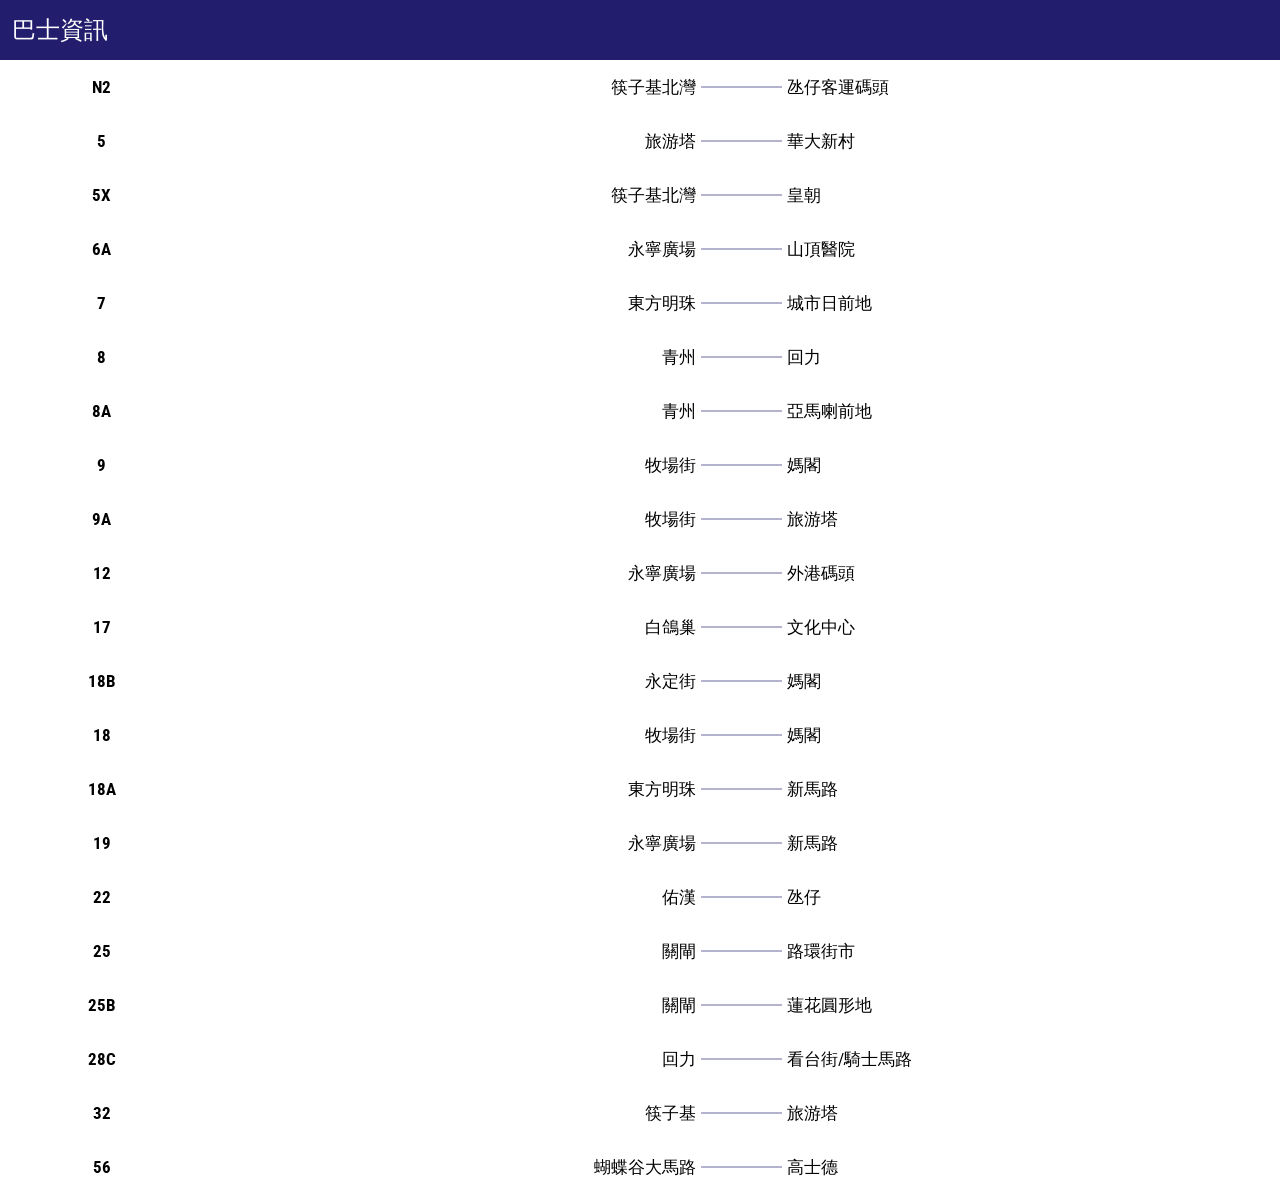
<file: carlosDaMaia/bus.html>
<!DOCTYPE html>
<html lang="en">
<head>
    <meta charset="UTF-8">
    <meta name="viewport" content="width=device-width, user-scalable=no, initial-scale=1.0, minimum-scale=1.0, maximum-scale=1.0">
    <title>Bus | Explore Macau - Rotunda de Carlos da Maia</title>
    <link rel="stylesheet" href="./css/public.css">
    <link rel="stylesheet" href="./css/bus.css">
    <script src="./js/jquery-3.4.1.min.js"></script>
    <script src="./js/bus.js"></script>
    <title>Document</title>
</head>
<body>
    <header>巴士資訊</header>
    <main>
        <ul class="buslist" id="buslist">
        </ul>
        <div id="bus-info">
        </div>
    </main>
</body>
</html>
</file>
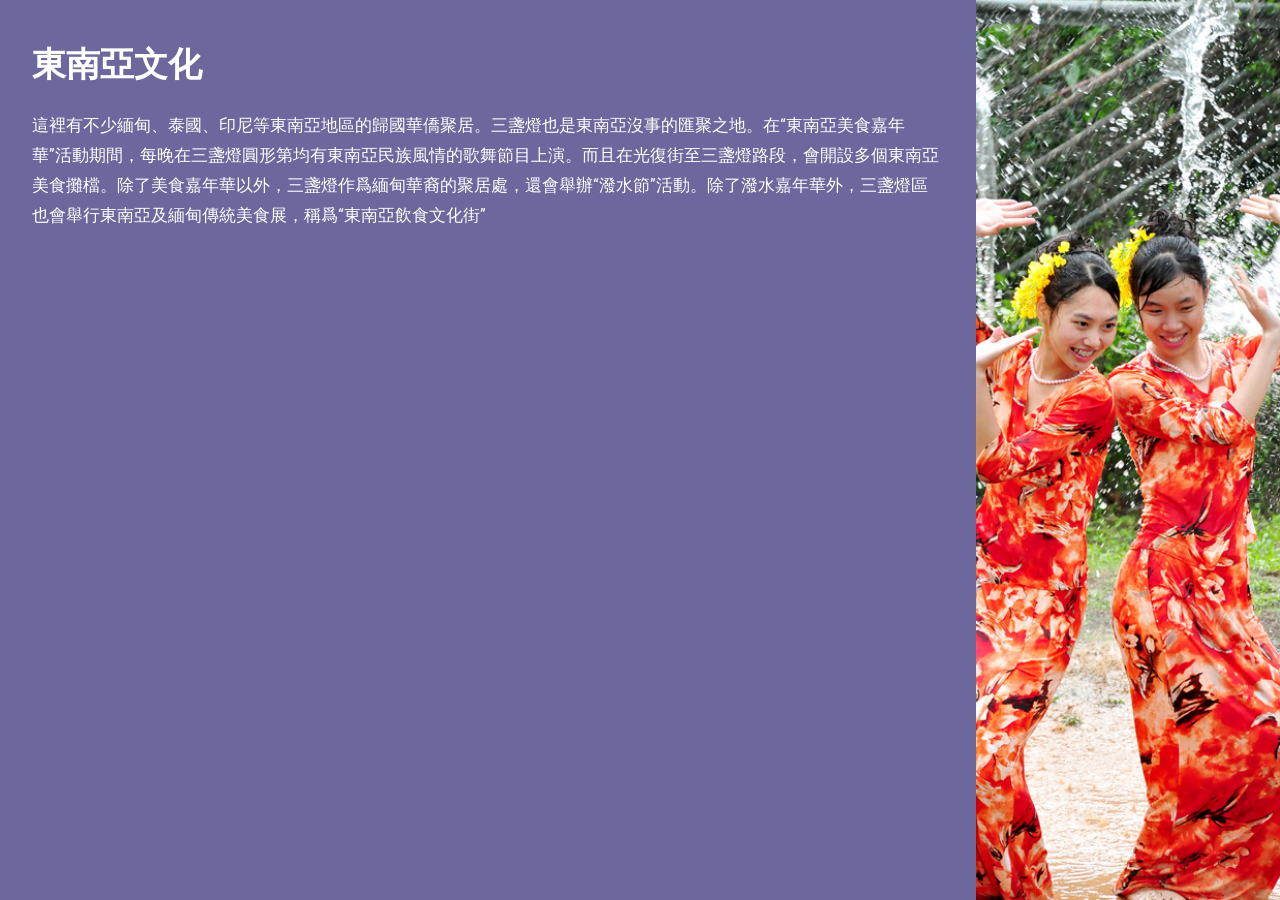
<file: carlosDaMaia/cultre.html>
<!DOCTYPE html>
<html lang="en" >
<head>
  <meta charset="UTF-8">
  <title>Culture | Explore Macau - Rotunda de Carlos da Maia</title>
  <meta name="viewport" content="width=device-width, height=device-height, initial-scale=1.0, minimum-scale=1.0, maximum-scale=1.0">
  <link rel="stylesheet" href="./css/public.css">
  <link rel="stylesheet" href="./css/culture.css">
  <link rel="stylesheet" href="./css/swiper.css">
  <link rel="stylesheet" href="./css/animate.min.css">
</head>
<body>
        <div class="swiper-container">
            <div class="swiper-wrapper">
                <div class="swiper-slide">
                    <div class="text">
                        <h1 class="ani title" swiper-animate-effect="fadeInDown" swiper-animate-duration="0.8s" swiper-animate-delay="0.1s">東南亞文化</h1> 
                        <div class="content ani" swiper-animate-effect="fadeInLeft" swiper-animate-duration="0.8s" swiper-animate-delay="0.1s">這裡有不少緬甸、泰國、印尼等東南亞地區的歸國華僑聚居。三盞燈也是東南亞沒事的匯聚之地。在“東南亞美食嘉年華”活動期間，每晚在三盞燈圓形第均有東南亞民族風情的歌舞節目上演。而且在光復街至三盞燈路段，會開設多個東南亞美食攤檔。除了美食嘉年華以外，三盞燈作爲緬甸華裔的聚居處，還會舉辦“潑水節”活動。除了潑水嘉年華外，三盞燈區也會舉行東南亞及緬甸傳統美食展，稱爲“東南亞飲食文化街”</div> 
                    </div>
                        <div class="picture ani" swiper-animate-effect="fadeInRight" swiper-animate-duration="0.8s" swiper-animate-delay="0.1s">
                            <img src="./img/culture/culture.jpg" alt="">
                        </div>
                    </div>

                <div class="swiper-slide">
                    <div class="text">
                        <h1  class="ani title" swiper-animate-effect="fadeInDown" swiper-animate-duration="0.8s" swiper-animate-delay="0.1">特色美食</h1> 
                        <div class="content ani" swiper-animate-effect="fadeInLeft" swiper-animate-duration="0.8s" swiper-animate-delay="0.1s">歸僑開設的食肆各勝擅場、極具異國風味，各式美食如魚湯粉、椰汁雞麵、豬腦麵等，令來客食指大動，早已打響招牌，深受本地人以至遊客喜愛。始於2000年，每年八月中旬左右，一連七至九日，在三盞燈舉行的“東南亞美食嘉年華”，由新橋坊會、歸僑總會、緬華互助會、提柯坊會、柬埔寨華僑聯誼會合辦，市政署協辦，旅遊局贊助。
                            活動期間，每晚在三盞燈圓形地均有東南亞民族風情的歌舞節目上演，而且在光復街至三盞燈路段，會開設多個東南亞美食攤檔，食客大可藉此良機，將各國美食“一網打盡”。</div> 
                    </div>
                            <div class="picture ani" swiper-animate-effect="fadeInRight" swiper-animate-duration="0.8s" swiper-animate-delay="0.1s">
                                <img src="./img/culture/food.jpg">
                            </div>
                </div>
                <div class="swiper-slide">
                    <div class="text">
                        <h1 class="ani title" swiper-animate-effect="fadeInDown" swiper-animate-duration="0.8s" swiper-animate-delay="0.1s">活動</h1> 
                        <div class="content ani" swiper-animate-effect="fadeInLeft" swiper-animate-duration="0.8s" swiper-animate-delay="0.1s">三盞燈作為緬甸華僑的聚居處，更與自1995年起，在每年4月，由緬甸華僑互助會主辦、市政署及旅遊局協辦的“潑水節”活動。潑水節是一個流行於泰國、緬甸、柬埔寨及中國雲南等地，相當於新年的節日，人們在這節慶以清水相互潑灑，祈求洗去過去一年的不順。主辦單位除了在多處地點進行大型花車巡遊及潑水嘉年華外，也會在三盞燈區舉行東南亞及緬甸傳統美食展，稱為“東南亞飲食文化街”，以作為潑水節中一個主要項目。
                            除了以上的活動以外，三盞燈每年亦會舉辦浴佛節、歡樂澳門街、除夕倒數等節慶嘉年華。</div> 
                    </div>
                            <div class="picture ani" swiper-animate-effect="fadeInRight" swiper-animate-duration="0.8s" swiper-animate-delay="0.1s">
                                <img src="./img/culture/event.jpg">
                            </div>
                </div>
            </div>
        </div>
    <script src="./js/swiper.js"></script> 
    <script src="./js/swiper.animate1.0.3.min.js"></script>   
    <script> 
        //Swiper5
          var mySwiper = new Swiper ('.swiper-container', {
            on:{
              init: function(){
                swiperAnimateCache(this);
                swiperAnimate(this);
              }, 
              slideChangeTransitionEnd: function(){ 
                swiperAnimate(this);
              } 
            }
          }) 
    </script>
</body>
</html>
</file>
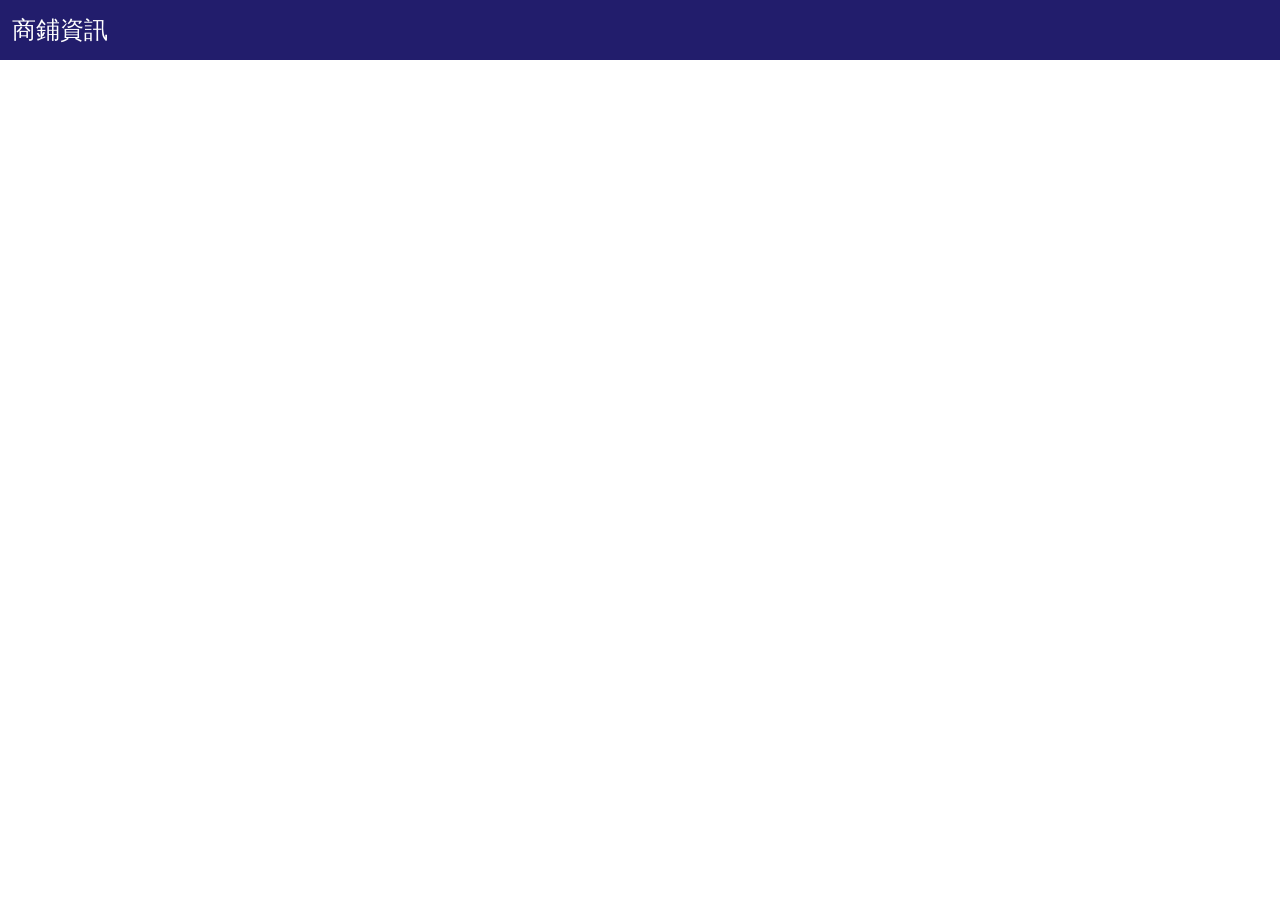
<file: carlosDaMaia/shop.html>
<!DOCTYPE html>
<html lang="en">
<head>
    <meta charset="UTF-8">
    <meta name="viewport" content="width=device-width, height=device-height, initial-scale=1.0, minimum-scale=1.0, maximum-scale=1.0">
    <title>Shops | Explore Macau - Rotunda de Carlos da Maia</title>
    <link rel="stylesheet" href="./css/shop.css">
    <link rel="stylesheet" href="./css/public.css">
    <script src="./js/jquery-3.4.1.min.js"></script>
    <script src="./js/shop.js"></script>
    <script src="./js/header.js"></script>
</head>
<body>
    <header>商鋪資訊</header>
    <main>
    </main>
</body>
</html>
</file>
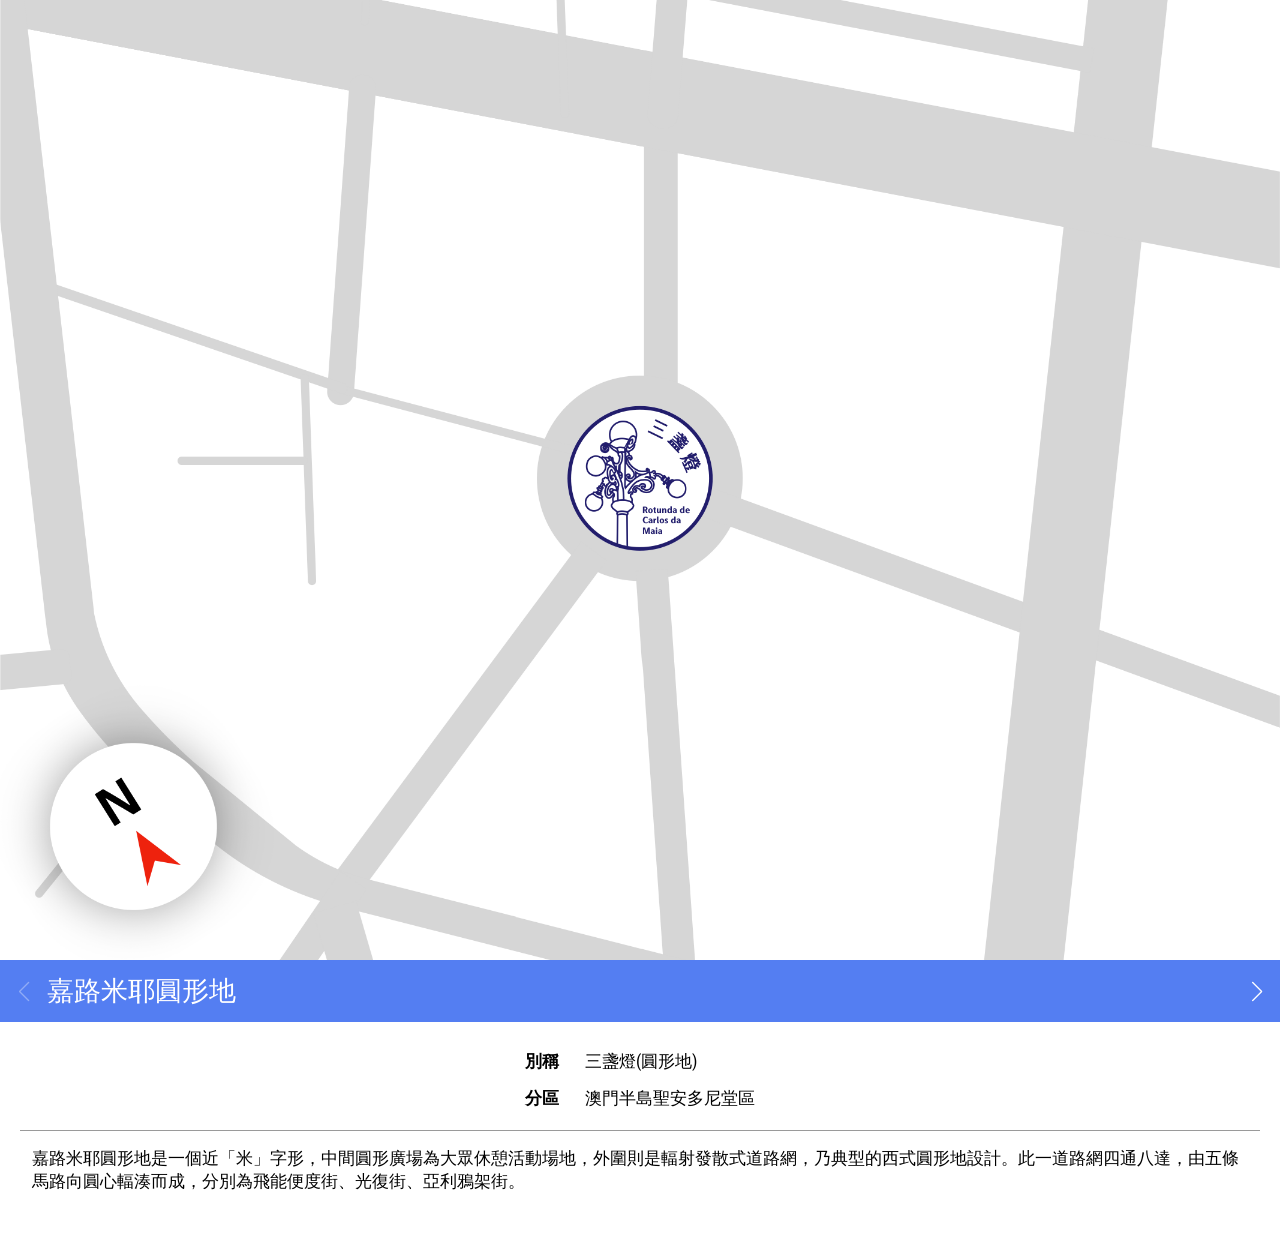
<file: carlosDaMaia/street.html>
<!DOCTYPE html>
<html lang="en">

<head>
    <meta charset="UTF-8">
    <meta name="viewport" content="width=device-width, height=device-height, initial-scale=1.0, minimum-scale=1.0, maximum-scale=1.0">
    <title>Streets | Explore Macau - Rotunda de Carlos da Maia</title>
    <link rel="stylesheet" href="./css/street.css">
    <link rel="stylesheet" href="./css/public.css">
    <link rel="stylesheet" href="./css/swiper.css">
    <script src="./js/jquery-3.4.1.min.js"></script>
    <script src="./js/swiper.js"></script>
    <script src="./js/street.js"></script>
</head>
<body>
    <img id="background-street" src="./img/street/streets.png" alt="The streets around the routabout">
    <div class="swiper-container">
        <div class="swiper-wrapper">
            <div class="swiper-slide">
                <div class="map">
                    <!-- <img src=""> -->
                </div>
                <header>
                    <div class="swiper-button-next"></div>
                    <h2 class="street_name">嘉路米耶圓形地</h2>
                    <div class="swiper-button-prev"></div>
                </header>
                <main>
                    <table>
                        <tr>
                            <td class="title">別稱</td><td class="content">三盞燈(圓形地)</td>
                        </tr>
                        <tr>
                            <td class="title">分區</td><td class="content">澳門半島聖安多尼堂區</td>
                        </tr>
                    </table>
                    <p>
                        嘉路米耶圓形地是一個近「米」字形，中間圓形廣場為大眾休憩活動場地，外圍則是輻射發散式道路網，乃典型的西式圓形地設計。此一道路網四通八達，由五條馬路向圓心輻湊而成，分別為飛能便度街、光復街、亞利鴉架街。
                    </p>
                </main>
            </div>
            <div class="swiper-slide">
                <div class="map"><img src="./img/street/rua_de_fernao_mendes_pinto.png"></div>
                <header>
                    <div class="swiper-button-next"></div>
                    <h2 class="street_name">飛能便度街</h2>
                    <div class="swiper-button-prev"></div>
                </header>
                <main>
                    <table>
                        <tr>
                            <td class="title">走向</td><td class="content">西北—東南</td>
                        </tr>
                        <tr>
                            <td class="title">東南端</td><td class="content">俾利喇街</td>
                        </tr>
                        <tr>
                            <td class="title">西北端</td><td class="content">步行地段（連勝馬路）</td>
                        </tr>
                    </table>
                    <p>
                        西北端的步行地段又被居民稱作生果街，其後相連的是呈“井”字形脈絡分佈的一系列密集街巷，包括義字街、盧九街、群隊街等等。
                    </p>
                </main>
            </div>
            <div class="swiper-slide">
                <div class="map">
                    <img src="./img/street/rua_manuel_arriaga.png">
                </div>
                <header>
                    <div class="swiper-button-next"></div>
                    <h2 class="street_name">亞利鴉架街</h2>
                    <div class="swiper-button-prev"></div>
                </header>
                <main>
                    <table>
                        <tr>
                            <td class="title">走向</td><td class="content">東北—西南</td>
                        </tr>
                        <tr>
                            <td class="title">東北端</td><td class="content">高士德大馬路</td>
                        </tr>
                        <tr>
                            <td class="title">西南端</td><td class="content">亞豐素街</td>
                        </tr>
                    </table>
                    <p>
                        沿此道經亞豐素街，可以直接到塔石廣場、中區，或轉上大炮台迴廊。
                    </p>
                </main>
            </div>
            <div class="swiper-slide">
                <div class="map">
                    <img src="./img/street/rua_da_restauracao.png" alt="">
                </div>
                <header>
                    <div class="swiper-button-next"></div>
                    <h2 class="street_name">光復街</h2>
                    <div class="swiper-button-prev"></div>
                </header>
                <main>
                    <table>
                        <tr>
                            <td class="title">相鄰</td><td class="content">飛能便度街 / 亞利鴉架街</td>
                        </tr>
                        <tr>
                            <td class="title">通往</td><td class="content">渡船街</td>
                        </tr>
                    </table>
                    <p>光復街通往的渡船街，同樣是本地居民的消費熱點。主要賣點是特色食肆及時裝潮流，較受年青人歡迎。</p>
                    <p>沿渡船街而行，則可通往新橋區，這一帶有不少廟宇文化景點，如蓮溪廟、石敢當行臺、包公廟等等。</p>
                </main>
            </div>
        </div>
    </div>
</body>

</html>
</file>
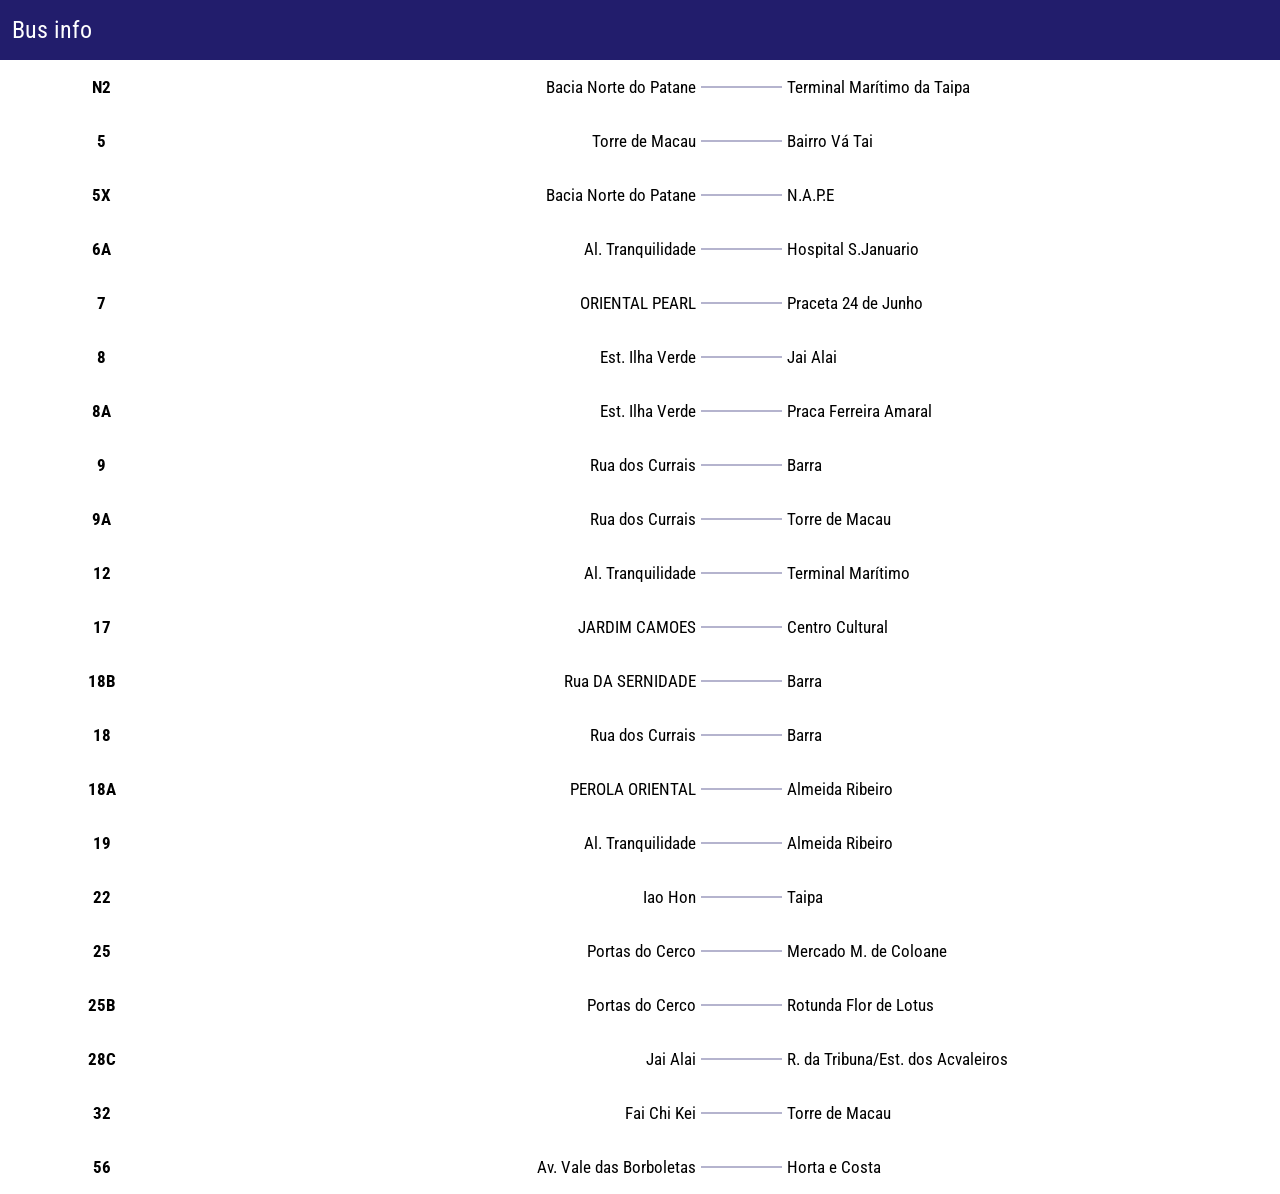
<file: carlosDaMaia/en/bus.html>
<!DOCTYPE html>
<html lang="en">
<head>
    <meta charset="UTF-8">
    <meta name="viewport" content="width=device-width, user-scalable=no, initial-scale=1.0, minimum-scale=1.0, maximum-scale=1.0">
    <title>Document</title>
    <link rel="stylesheet" href="../css/public.css">
    <link rel="stylesheet" href="../css/bus.css">
    <script src="../js/jquery-3.4.1.min.js"></script>
    <script src="../js/bus.js"></script>
    <title>Document</title>
</head>
<body>
    <header>Bus info</header>
    <main>
        <ul class="buslist" id="buslist_en">
        </ul>
        <div id="bus-info_en">
        </div>
    </main>
</body>
</html>
</file>
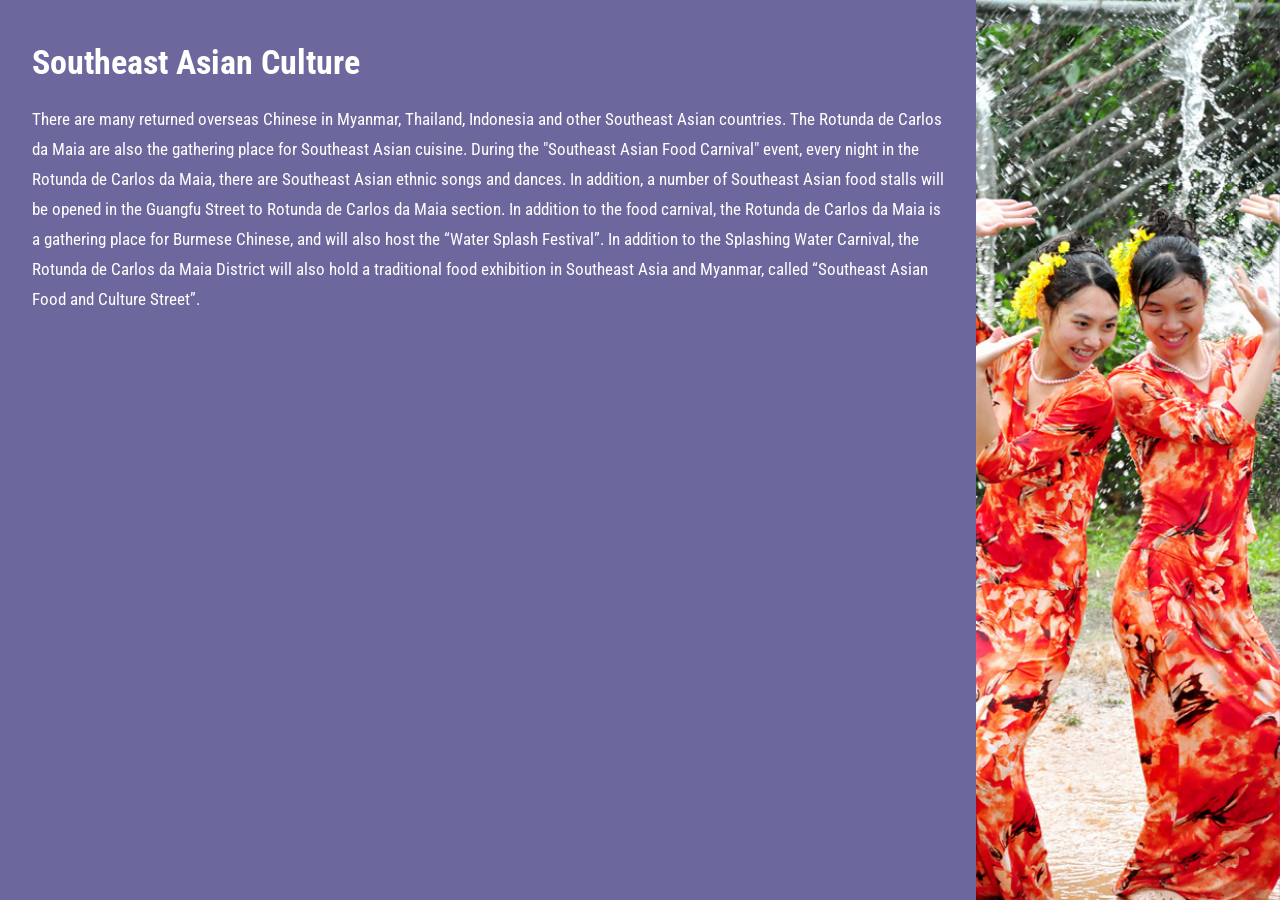
<file: carlosDaMaia/en/cultre.html>
<!DOCTYPE html>
<html lang="en" >
<head>
  <meta charset="UTF-8">
  <title>Culture | Explore Macau - Rotunda de Carlos da Maia</title>
  <meta name="viewport" content="width=device-width, height=device-height, initial-scale=1.0, minimum-scale=1.0, maximum-scale=1.0">
  <link rel="stylesheet" href="./../css/public.css">
  <link rel="stylesheet" href="./../css/culture.css">
  <link rel="stylesheet" href="./../css/swiper.css">
  <link rel="stylesheet" href="./../css/animate.min.css">
</head>
<body>
        <div class="swiper-container">
            <div class="swiper-wrapper">
                <div class="swiper-slide">
                    <div class="text">
                        <h1 class="ani title" swiper-animate-effect="fadeInDown" swiper-animate-duration="0.8s" swiper-animate-delay="0.1s">Southeast Asian Culture</h1> 
                        <div class="content ani" swiper-animate-effect="fadeInLeft" swiper-animate-duration="0.8s" swiper-animate-delay="0.1s">
                            <p>There are many returned overseas Chinese in Myanmar, Thailand, Indonesia and other Southeast Asian countries. The Rotunda de Carlos da Maia are also the gathering place for Southeast Asian cuisine. During the "Southeast Asian Food Carnival" event, every night in the Rotunda de Carlos da Maia, there are Southeast Asian ethnic songs and dances. In addition, a number of Southeast Asian food stalls will be opened in the Guangfu Street to Rotunda de Carlos da Maia section. In addition to the food carnival, the Rotunda de Carlos da Maia is a gathering place for Burmese Chinese, and will also host the “Water Splash Festival”. In addition to the Splashing Water Carnival, the Rotunda de Carlos da Maia District will also hold a traditional food exhibition in Southeast Asia and Myanmar, called “Southeast Asian Food and Culture Street”.</p>
                        </div> 
                    </div>
                        <div class="picture ani" swiper-animate-effect="fadeInRight" swiper-animate-duration="0.8s" swiper-animate-delay="0.1s">
                            <img src="./../img/culture/culture.jpg" alt="">
                        </div>
                    </div>

                <div class="swiper-slide">
                    <div class="text">
                        <h1  class="ani title" swiper-animate-effect="fadeInDown" swiper-animate-duration="0.8s" swiper-animate-delay="0.1">Special Food</h1> 
                        <div class="content ani" swiper-animate-effect="fadeInLeft" swiper-animate-duration="0.8s" swiper-animate-delay="0.1s">
                            <p>
                                The restaurants opened by the returned overseas Chinese are very good at each other.
                                They are very exotic. Various kinds of foods such as fish soup powder, coconut noodle soup, pig brain noodles, etc.,
                                have made the guests' index finger move, have already started the signboard, and are very popular among locals and tourists. Beginning in 2000, around the middle of August,
                                for seven to nine days, the "Southeast Asian Food Carnival" held in the Rotunda de Carlos da Maia, by the San Kio Residents' Association,
                                the Association of Returned Overseas Chinese Macau, the MASSM, the Almirante Lacerda - Horta e Costa Residents' Association,
                                Association of Cambodia Overseas Chinese of Macau, Co-organized by IAM and sponsored by the Tourism Bureau.
                                <br><br>
                                During the event, every night, there are Southeast Asian ethnic songs and dances in the Rotunda de Carlos da Maia, and there are many Southeast Asian food stalls in the Rua da Restauração to Rotunda de Carlos da Maia. The diners can take advantage of this opportunity to The food is "one net."
                            </p>
                        </div> 
                    </div>
                            <div class="picture ani" swiper-animate-effect="fadeInRight" swiper-animate-duration="0.8s" swiper-animate-delay="0.1s">
                                <img src="./../img/culture/food.jpg">
                            </div>
                </div>
                <div class="swiper-slide">
                    <div class="text">
                        <h1 class="ani title" swiper-animate-effect="fadeInDown" swiper-animate-duration="0.8s" swiper-animate-delay="0.1s">Activities</h1> 
                        <div class="content ani" swiper-animate-effect="fadeInLeft" swiper-animate-duration="0.8s" swiper-animate-delay="0.1s">
                            <p>
                                The Rotunda de Carlos da Maia is a gathering place for overseas Chinese in Myanmar. It is also a “Water Splashing Festival” organized by MASSM, IAM and the Tourism Bureau since April 1995. The Songkran Festival is popular in Thailand, Myanmar, Cambodia, and Yunnan of China. It is equivalent to the New Year's holiday. People celebrate this year with clear water and pray for the disappointment of the past year. In addition to large-scale float parades and water-filling carnivals in various locations, the organizers will also hold traditional food exhibitions in Southeast Asia and Myanmar in the Sancha Light District, known as the “Southeast Asian Food and Culture Street” as a major project in the Songkran Festival.
                                <br>
                                In addition to the above activities, the Rotunda de Carlos da Maia will also hold a festive carnival such as the Bathing Buddha Festival, Happy Macau Street and New Year's Eve Countdown.
                            </p>
                        </div> 
                    </div>
                            <div class="picture ani" swiper-animate-effect="fadeInRight" swiper-animate-duration="0.8s" swiper-animate-delay="0.1s">
                                <img src="./../img/culture/event.jpg">
                            </div>
                </div>
            </div>
        </div>
    <script src="./../js/swiper.js"></script> 
    <script src="./../js/swiper.animate1.0.3.min.js"></script>   
    <script> 
        //Swiper5
          var mySwiper = new Swiper ('.swiper-container', {
            on:{
              init: function(){
                swiperAnimateCache(this);
                swiperAnimate(this);
              }, 
              slideChangeTransitionEnd: function(){ 
                swiperAnimate(this);
              } 
            }
          }) 
    </script>
</body>
</html>
</file>
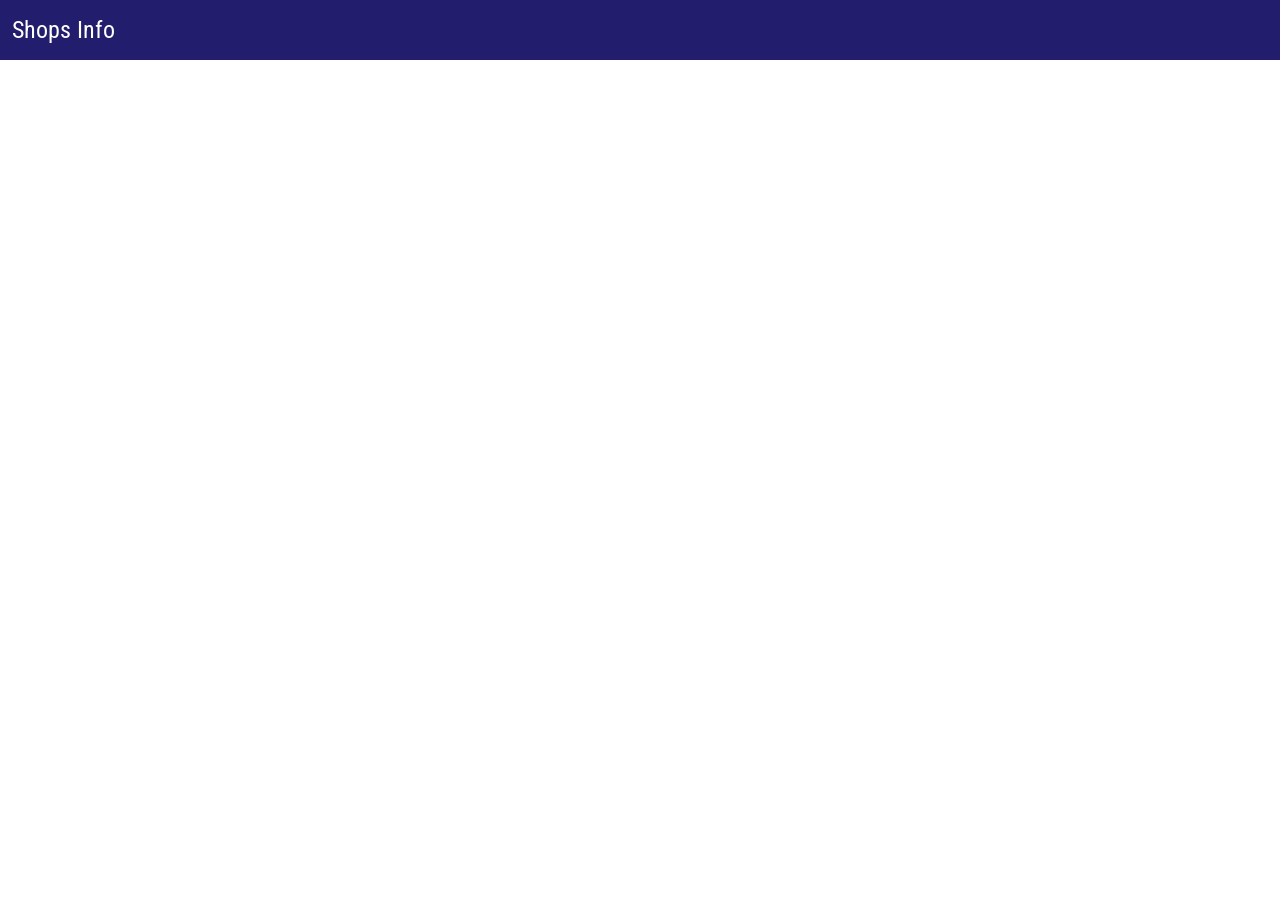
<file: carlosDaMaia/en/shop.html>
<!DOCTYPE html>
<html lang="en">
<head>
    <meta charset="UTF-8">
    <meta name="viewport" content="width=device-width, height=device-height, initial-scale=1.0, minimum-scale=1.0, maximum-scale=1.0">
    <title>Shops | Explore Macau - Rotunda de Carlos da Maia</title>
    <link rel="stylesheet" href="./../css/shop.css">
    <link rel="stylesheet" href="./../css/public.css">
    <script src="./../js/jquery-3.4.1.min.js"></script>
    <script src="./../js/shop.js"></script>
    <script src="./../js/header.js"></script>
</head>
<body>
    <header>Shops Info</header>
    <main>
    </main>
</body>
</html>
</file>
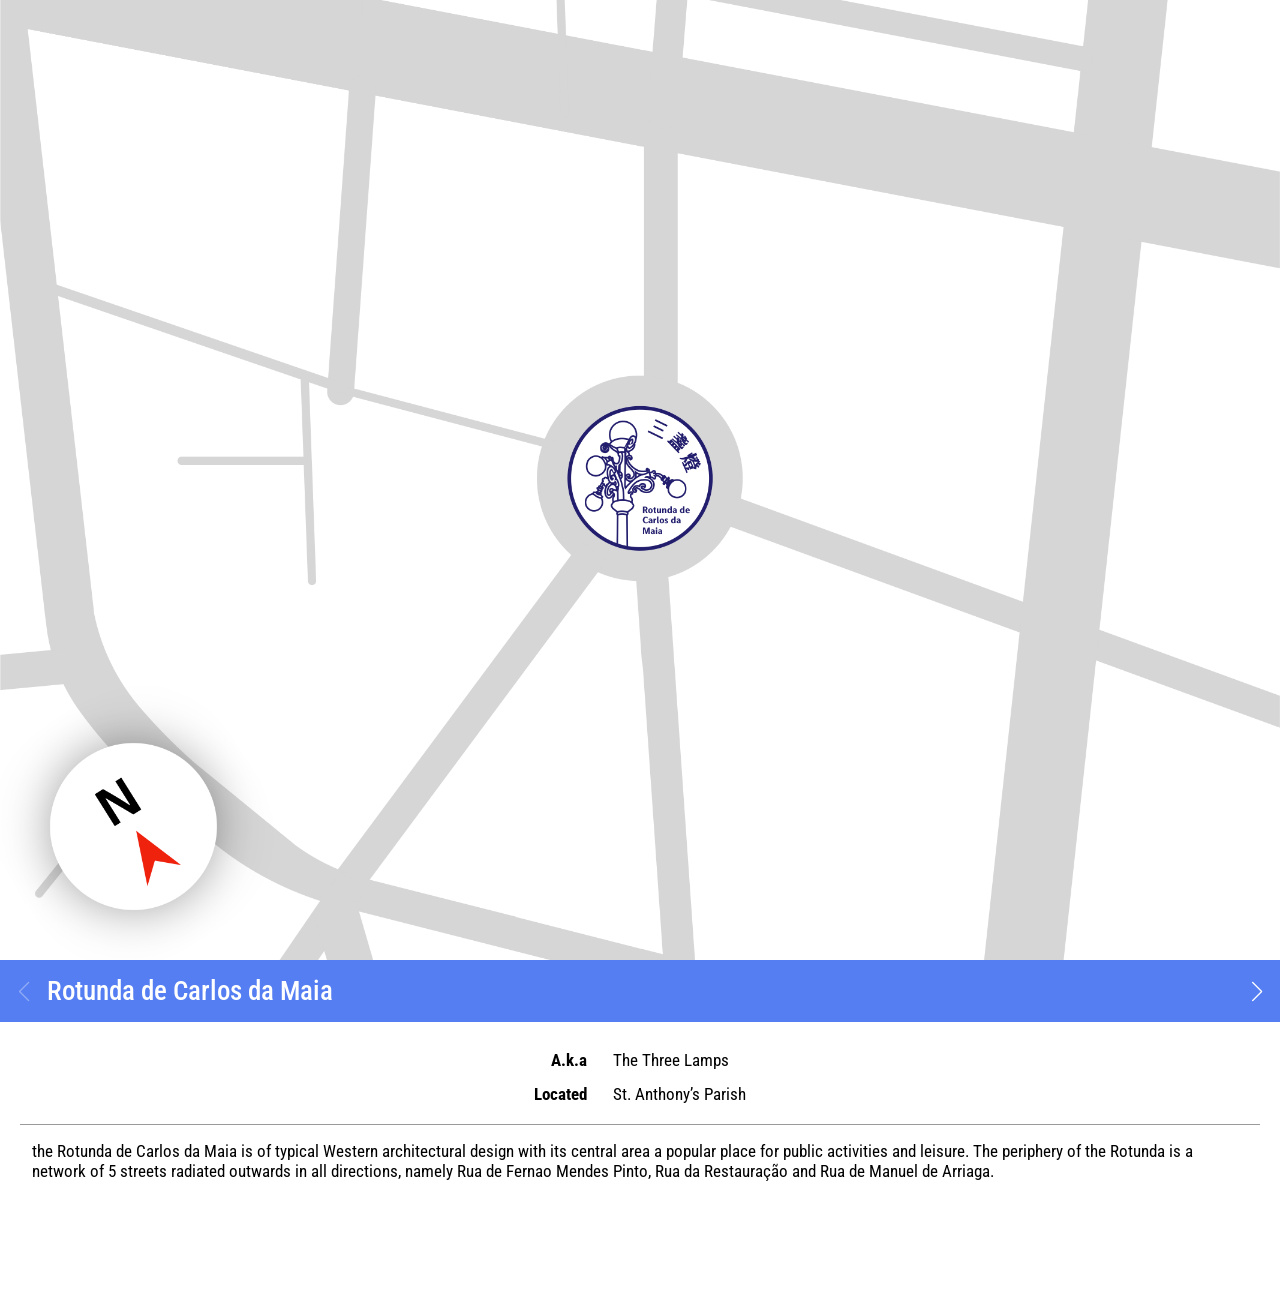
<file: carlosDaMaia/en/street.html>
<!DOCTYPE html>
<html lang="en">

<head>
    <meta charset="UTF-8">
    <meta name="viewport" content="width=device-width, height=device-height, initial-scale=1.0, minimum-scale=1.0, maximum-scale=1.0">
    <title>Streets | Explore Macau - Rotunda de Carlos da Maia</title>
    <link rel="stylesheet" href="./../css/street.css">
    <link rel="stylesheet" href="./../css/public.css">
    <link rel="stylesheet" href="./../css/swiper.css">
    <script src="./../js/jquery-3.4.1.min.js"></script>
    <script src="./../js/swiper.js"></script>
    <script src="./../js/street.js"></script>
</head>
<body>
    <img id="background-street" src="./../img/street/streets.png" alt="The streets around the routabout">
    <div class="swiper-container">
        <div class="swiper-wrapper">
            <div class="swiper-slide">
                <div class="map">
                    <!-- <img src=""> -->
                </div>
                <header>
                    <div class="swiper-button-next"></div>
                    <h2 class="street_name">Rotunda de Carlos da Maia</h2>
                    <div class="swiper-button-prev"></div>
                </header>
                <main>
                    <table>
                        <tr>
                            <td class="title">A.k.a</td><td class="content">The Three Lamps</td>
                        </tr>
                        <tr>
                            <td class="title">Located</td><td class="content">St. Anthony’s Parish</td>
                        </tr>
                    </table>
                    <p>
                        the Rotunda de Carlos da Maia is of typical Western architectural design with its central area a popular place for public activities and leisure. The periphery of the Rotunda is a network of 5 streets radiated outwards in all directions, namely Rua de Fernao Mendes Pinto, Rua da Restauração and Rua de Manuel de Arriaga. 
                    </p>
                </main>
            </div>
            <div class="swiper-slide">
                <div class="map"><img src="./../img/street/rua_de_fernao_mendes_pinto.png"></div>
                <header>
                    <div class="swiper-button-next"></div>
                    <h2 class="street_name">Rua de Fernao Mendes Pinto</h2>
                    <div class="swiper-button-prev"></div>
                </header>
                <main>
                    <table>
                        <tr>
                            <td class="title">Trend</td><td class="content">North West - South East</td>
                        </tr>
                        <tr>
                            <td class="title">The southeast</td><td class="content">Rua de Francisco Xavier Pereira</td>
                        </tr>
                        <tr>
                            <td class="title">The northwest</td><td class="content">Estrada de Coelho do Amaral</td>
                        </tr>
                    </table>
                    <p>
                        The Rua de Fernao Mendes Pinto and its tightly clustered streets nearby, like Rua da Emenda, Rua do Lu Cao and Rua do Rebanho, are a popular shopping area for the locals where shops and street vendors stand along the way with all kinds of goods to entertain the crowds of shoppers.
                    </p>
                </main>
            </div>
            <div class="swiper-slide">
                <div class="map">
                    <img src="./../img/street/rua_manuel_arriaga.png">
                </div>
                <header>
                    <div class="swiper-button-next"></div>
                    <h2 class="street_name">Rua de Manuel de Arriaga</h2>
                    <div class="swiper-button-prev"></div>
                </header>
                <main>
                    <table>
                        <tr>
                            <td class="title">Trend</td><td class="content">Northeast - Southwest</td>
                        </tr>
                        <tr>
                            <td class="title">The northeast</td><td class="content">Avenida de Horta e Costa</td>
                        </tr>
                        <tr>
                            <td class="title">The southwest</td><td class="content">Rua de Afonso de Albuquerque</td>
                        </tr>
                    </table>
                    <p>
                            The Rua de Manuel de Arriaga gives direct access to Avenida de Horta e Costa, a main traffic artery, the Praça do Tap Seac and to the Mount Fortress Corridor just some distance up the street.
                    </p>
                </main>
            </div>
            <div class="swiper-slide">
                <div class="map">
                    <img src="./../img/street/rua_da_restauracao.png" alt="">
                </div>
                <header>
                    <div class="swiper-button-next"></div>
                    <h2 class="street_name">Rua da Restauração</h2>
                    <div class="swiper-button-prev"></div>
                </header>
                <main>
                    <table>
                        <tr>
                            <td class="title">Next to</td><td class="content">Rua de Fernao Mendes Pinto / <br>Rua de Manuel de Arriaga</td>
                        </tr>
                        <tr>
                            <td class="title">Leads to</td><td class="content">Rua da Barca</td>
                        </tr>
                    </table>
                    <p>The Rua da Restauração leads to Rua da Barca, another favorite shopping centre well-known for shops and earteries offering special delicacies and sales of fashionable products catered to the taste of youngsters.</p>
                    <p>The Rua da Barca opens the way to the San Kio district, an old area of Macao populated by temples and cultural attractions, like Lin Kai Temple, Seak Kam Dong Shrine and Pao Kong Temple.</p>
                </main>
            </div>
        </div>
    </div>
</body>

</html>
</file>
<file: carlosDaMaia/css/home.css>
* {
  font-family: 'Roboto Condensed', sans-serif;
  box-sizing: border-box;
  -moz-osx-font-smoothing: grayscale;
  /* Firefox */
  -webkit-font-smoothing: antialiased;
  /* WebKit  */
}

h1, h2, h3, h4, h5, h6 {
  margin: 0;
}

html, body, #app {
  height: 100%;
  width: 100%;
  margin: 0;
}

body#home {
  overflow: hidden;
}
body#home #app {
  overflow: hidden;
  display: flex;
  flex-direction: column;
  position: relative;
}
body#home #app > .big-block {
  flex: 1;
  position: relative;
}
body#home #app > .big-block.sub {
  text-decoration: none;
  color: white;
  display: flex;
  align-items: center;
  justify-content: flex-end;
  font-size: 2.5vh;
  padding-right: 42px;
}
body#home #app > .big-block.sub:before {
  content: ' ';
  position: absolute;
  top: 0;
  right: 0;
  bottom: 0;
  left: 0;
  background-position: center;
  background-repeat: no-repeat;
  background-size: cover;
}
body#home #app > .big-block.sub:after {
  content: '';
  display: block;
  height: 12px;
  width: 12px;
  border-right: 4px solid #B5B4CE;
  border-top: 4px solid #B5B4CE;
  transform: rotate(45deg);
  float: right;
  position: absolute;
  right: 15px;
  -webkit-transition: all .4s ease-out;
  transition: all .4s ease-out;
}
body#home #app > .big-block.sub h2 {
  text-align: right;
  z-index: 20;
  font-size: 1.5em;
  line-height: calc( 100vh / 6 );
  text-shadow: 0px 0px 7.5px rgba(0, 0, 0, 0.75);
  height: 100%;
  width: 100%;
  text-transform: capitalize;
}
body#home #app #lamp {
  position: absolute;
  z-index: 1;
  top: 10px;
  left: 10px;
  width: 45%;
  fill: white;
  filter: drop-shadow(2px 2px 5px rgba(0, 0, 0, 0.5));
  fill: url("#norm-grad");
}
body#home #app #lamp .light {
  fill: url("#light-grad");
}
body#home #app #proj-icon-box {
  top: 0;
  display: flex;
  justify-content: flex-end;
  align-items: center;
  width: 100%;
  background: #221D6C;
  height: auto;
}
body#home #app #proj-icon-box #proj-icon {
  padding: 0;
  margin: 0;
  height: calc( 100vh / 6 * .5 );
  fill: white;
  margin-right: 15px;
}
body#home #app #top-block {
  padding: 0 15px;
  display: flex;
  flex-direction: column;
  justify-content: center;
  align-items: flex-end;
  font-size: 2.5vh;
  /* text-transform: uppercase; */
}
body#home #app #top-block h1 {
  font-size: 2em;
  line-height: 1.4em;
  text-transform: uppercase;
}
body#home #app #top-block h2 {
  font-size: 1.2em;
  line-height: 1.2em;
}
body#home #app #street:before {
  background-image: url("./../img/home/street.jpg");
}
body#home #app #culture:before {
  background-image: url("./../img/home/fest.jpg");
}
body#home #app #shop:before {
  background-image: url("./../img/home/shop.jpg");
}
body#home #app #bottom-block {
  position: absolute;
  background: white;
  border-top: 2px solid #221D6C;
  display: flex;
  justify-content: space-around;
  align-items: center;
  bottom: 0;
  left: 0;
  right: 0;
  height: calc(100% / 6);
  padding: 10px;
  z-index: 99;
}
body#home #app #bottom-block a svg {
  height: 50px;
  width: 50px;
}

svg .darkblue {
  fill: #221D6C;
}
svg .white {
  fill: #FFFFFF;
}
svg .middleblue {
  fill: #6C689D;
}
svg .none {
  fill: none;
}
</file>
<file: carlosDaMaia/css/public.css>
@import url('https://fonts.googleapis.com/css?family=Roboto|Roboto+Condensed&display=swap');

*{
    margin: 0px;
    padding: 0px;
    box-sizing: border-box;
    font-family: "Roboto Condensed", sans-serif;
	-webkit-font-smoothing: antialiased;
}

html,body{
    background-color: white;
    height: 100%;
    width: 100%;
}

h1{
	font-weight: 700;
}
h2, h3, h4, h5, h6{
	font-weight: 500;
}

/* .header{
    height: 0.48rem;
    width: 100%;
    position: fixed;
    z-index: 1;
    transition: 0.4s;

}
.menu{
    height: 0.48rem;
    background-color: #221d6c;
    border-bottom: 0.01rem solid #b5b4ce;
}
#menu-icon{
    display: grid;
    align-content: center;
    height: 0.48rem;
    width: 0.30rem;
    margin-right: 0.13rem;
    float: right;
}
#menu-icon div{
    width: 0.30rem;
    height: 0.02rem;
    background-color: white;
    margin-top: 0.06rem;
    transition: 0.4s;
}
.close_0{
    transform: rotate(-45deg) translate(-0.06rem, 0.06rem);
}
.close_1{
    opacity: 0;
}
.close_2{
    transform: rotate(45deg) translate(-0.06rem, -0.06rem);
}
nav{
    transform: translateY(-100%);
    position: relative;
    z-index: -1;
    overflow: hidden;
    background-color: #221d6c;
    font-size: 0.17rem;
    text-align: center;
    line-height: 0.44rem;
    height: 100%;
    transition: 0.25s;
}
.list {
    color: white;
    width: 80%;
    border-bottom: 0.01rem solid #b5b4ce;
    margin: 0 auto; 
    list-style: none;
}
.nav_slide{
    transform: translateY(0%);
    transition: 1s;
}
.header_slide{
    height: 100%;
    transition: 0.1s;
}
.cancel_scroll{
    touch-action: none;
} */
</file>
<file: carlosDaMaia/css/bus.css>
main{
    text-align: center;
    font-size: 17px;
    line-height: 34px;
}
.buslist .bus{
    padding: 10px 0 ;
    width: 100%;

display: flex;
    transform: rotateX(-90deg);
    transition: .5s ease-in-out;
}
.buslist .bus span{
    color: black;
    pointer-events: none;
    white-space: nowrap;
    text-overflow: ellipsis;
}
.buslist .bus .bus_name{
    font-weight: bold;
    flex: 5;
}
.buslist .bus .bus-destination{
    padding: 0 5px;
    font-family: 'Roboto Condensed', sans-serif;
    flex: 12;
    white-space: nowrap;
    text-overflow: ellipsis;
    display: block;
    overflow: hidden
}
.buslist .bus .bus-destination.start{
    text-align: right;
}
.buslist .bus .bus-destination.end{
    text-align: left;
}
.buslist .bus .line{
    flex: 2;
    margin: 0 auto;
    align-self: center;
    height: 2px;
    width: 40px;
    background-color: #b5b4ce;
}
#bus-info{
    display: none;
}
#bus-info .content{
    z-index: 1000;
    background: white;
    position: fixed;
    height: 80vh;
    width: 80vw;
    top: 10vh;
    left: 10vw;
    border-radius: 5px;
    box-shadow: 0 6px 10px 0 rgba(0, 0, 0, .2), 0 8px 20px 0 rgba(0, 0, 0, .19);
}
#bus-info .background{
    z-index: 100;
    background: rgba(0,0,0,.5);
    position: fixed;
    top: 0;
    left: 0;
    right: 0;
    bottom: 0;
}
#bus-info_en{
    display: none;
}
#bus-info_en .content{
    z-index: 1000;
    background: white;
    position: fixed;
    height: 80vh;
    width: 80vw;
    top: 10vh;
    left: 10vw;
    border-radius: 5px;
    box-shadow: 0 6px 10px 0 rgba(0, 0, 0, .2), 0 8px 20px 0 rgba(0, 0, 0, .19);
}
#bus-info_en .background{
    z-index: 100;
    background: rgba(0,0,0,.5);
    position: fixed;
    top: 0;
    left: 0;
    right: 0;
    bottom: 0;
}

body.locked{ overflow: hidden; }
body.locked #bus-info{
    display: block;
}
body.locked #bus-info_en{
    display: block;
}
header{
    display: grid;
    width: 100%;
    height: 60px;
    background-color: #221D6C; 
    text-align: left;
    font-size: 24px;
    color: white;
    align-items: center;
    padding-left: 12px
}
</file>
<file: carlosDaMaia/css/culture.css>
body{
    height: 100%;
    width: 100%;
}
.swiper-container{
    background-color: #6c689d;
    width: 100%;
    height: 100%;
    color: white;
}
.swiper-slide{
    font-size: 17px;
    display: flex;
    flex-direction: row;
}
.swiper-slide .text .title{
    margin-bottom: 12px;
}
.swiper-slide .text{
    margin-top: 10px;
    padding: 32px 32px;
    flex: 3;
    transition: 3s;
}
.swiper-slide .text .content{
    padding-top: 10px;
    line-height: 30px;
    overflow: auto;
}
.swiper-slide .text .content p{
    height: 75vh;
}
.swiper-slide .picture{
    flex: 1;
}

.swiper-slide .picture img{
    object-fit: cover;
    height: 100%;
    width: 100%;
}
</file>
<file: carlosDaMaia/css/shop.css>
main{
    display: grid;}
.container{
    margin: 10px auto;
    display: grid;
    transform-style: preserve-3d;
    perspective: 1000px;
    transition: 1s;
}
.container .shop{
    display: grid;
    grid-template-columns: 250px 50px;
    grid-template-rows: 300px 60px;
    grid-column: 1 / 2;
    grid-row: 1 / 2;
    align-content: center;
    box-shadow: 0 6px 10px 0 rgba(0, 0, 0, 0.2), 0 8px 20px 0 rgba(0, 0, 0, 0.19);
    backface-visibility: hidden;
    background-color: white;
}
.container .shop .shop_p{
    grid-column: 1 / 3;
    border-radius: 5px 5px 0 0;
}
.container .shop .shop_name{
    text-align: center;
    align-self: center;
    font-size: 17px;
    line-height: 34px;
    width: 250px;
}
.container .shop .more{
    align-self: center;
    grid-column-start: 2;
    grid-row-end: 3;
    width: 30px;
}
.container .back{
    transform: rotateY(180deg);
}
.flipped{
    transform: rotateY(180deg);
    transition-delay: .2s;
}
header{
    width: 100%;
    height: 60px;
    display: grid;
    align-items: center;
    font-size: 24px;
    background-color: #221d6c;
    color: white;
    padding-left: 12px;
}
</file>
<file: carlosDaMaia/css/street.css>
img#background-street{
    width: 100%;
    position: absolute;

}

.swiper-slide .map{
    width: 100vw;
    height: 75vw;
    /* background-color: black; */
}
.swiper-slide .map img{
    width: 100%;
    height: 100%;
}
.swiper-slide header{
    position: relative;
    display: flex;
    width: 100%;;
    height: 3.875rem;
    align-items: center;
    /* background: forestgreen; */
}

.swiper-slide:nth-child(1) header{ background: #547ef2; }
.swiper-slide:nth-child(2) header{ background: #F25454; }
.swiper-slide:nth-child(3) header{ background: #4ED16C; }
.swiper-slide:nth-child(4) header{ background: #FFCE00; }
.swiper-slide header h2.street_name{
    flex: 1;
    color: white;
    font-size: 1.6875rem;
    padding-left: 47px;
}
.swiper-slide header .swiper-button-prev:after,
.swiper-slide header .swiper-button-next:after{
    color: white;
    font-size: 20px;
}
.swiper-slide main {
    padding: 20px;
}
.swiper-slide main table{
    font-size: 17px;
    margin: 0 auto 12px auto;
}
.swiper-slide main table td{
    padding: 6px 12px;
}
.swiper-slide main table td.title{
    text-align: right;
    font-weight: bold;
}
.swiper-slide main table td.content{
    min-width: 150px;
}
.swiper-slide main p{
    font-size: 17px;
    margin: 0 auto;
    width: 100%;
    padding: 0 12px 16px 12px;
    /* overflow: scroll; */
    word-wrap: break-word;
}
.swiper-slide main p:nth-child(2){
    border-top: 1px solid #9a9a9a;
    padding: 16px 12px;
}

/* 

3265
2450
*/
</file>
